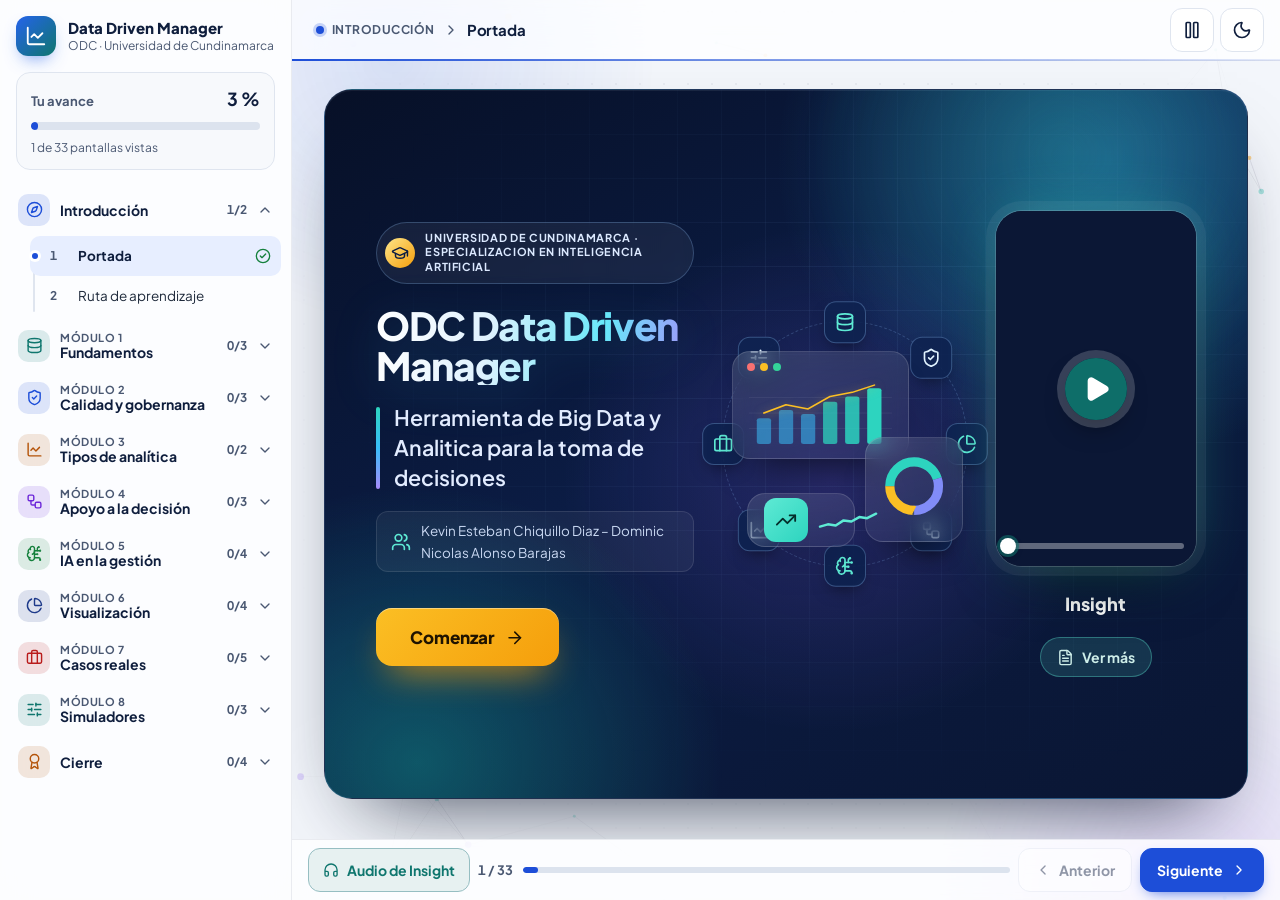
<file: scorm/index.html>
<!doctype html>
<html lang="es">
<head>
<meta charset="utf-8">
<meta name="viewport" content="width=device-width, initial-scale=1">
<title>ODC Data Driven Manager</title>
<link rel="stylesheet" href="css/styles.css">
<script>
  // Aplica el tema y las animaciones guardados antes de pintar, para que no parpadee
  (function () {
    var root = document.documentElement, theme = null, motion = null;
    try { theme = localStorage.getItem('odc-ddm-tema'); motion = localStorage.getItem('odc-ddm-animaciones'); } catch (e) {}
    var mq = function (q) { return window.matchMedia && window.matchMedia(q).matches; };
    root.setAttribute('data-theme', theme || (mq('(prefers-color-scheme: dark)') ? 'dark' : 'light'));
    if (motion === 'off' || (!motion && mq('(prefers-reduced-motion: reduce)'))) root.classList.add('no-motion');
  })();
</script>
</head>
<body>
<!-- Íconos: Lucide v1.58.0 (licencia ISC, ver assets/LICENSE-lucide.txt) -->
<svg xmlns="http://www.w3.org/2000/svg" class="sprite" aria-hidden="true" focusable="false">
<defs fill="none" stroke="currentColor" stroke-width="2" stroke-linecap="round" stroke-linejoin="round">
<symbol id="i-menu" viewBox="0 0 24 24"><path d="M4 5h16" /><path d="M4 12h16" /><path d="M4 19h16" /></symbol>
<symbol id="i-x" viewBox="0 0 24 24"><path d="M18 6 6 18" /><path d="m6 6 12 12" /></symbol>
<symbol id="i-sun" viewBox="0 0 24 24"><circle cx="12" cy="12" r="4" /><path d="M12 2v2" /><path d="M12 20v2" /><path d="m4.93 4.93 1.41 1.41" /><path d="m17.66 17.66 1.41 1.41" /><path d="M2 12h2" /><path d="M20 12h2" /><path d="m6.34 17.66-1.41 1.41" /><path d="m19.07 4.93-1.41 1.41" /></symbol>
<symbol id="i-moon" viewBox="0 0 24 24"><path d="M20.985 12.486a9 9 0 1 1-9.473-9.472c.405-.022.617.46.402.803a6 6 0 0 0 8.268 8.268c.344-.215.825-.004.803.401" /></symbol>
<symbol id="i-pause" viewBox="0 0 24 24"><rect x="14" y="3" width="5" height="18" rx="1" /><rect x="5" y="3" width="5" height="18" rx="1" /></symbol>
<symbol id="i-play" viewBox="0 0 24 24"><path d="M5 5a2 2 0 0 1 3.008-1.728l11.997 6.998a2 2 0 0 1 .003 3.458l-12 7A2 2 0 0 1 5 19z" /></symbol>
<symbol id="i-chevron-left" viewBox="0 0 24 24"><path d="m15 18-6-6 6-6" /></symbol>
<symbol id="i-chevron-right" viewBox="0 0 24 24"><path d="m9 18 6-6-6-6" /></symbol>
<symbol id="i-chevron-down" viewBox="0 0 24 24"><path d="m6 9 6 6 6-6" /></symbol>
<symbol id="i-headphones" viewBox="0 0 24 24"><path d="M3 14h3a2 2 0 0 1 2 2v3a2 2 0 0 1-2 2H5a2 2 0 0 1-2-2v-7a9 9 0 0 1 18 0v7a2 2 0 0 1-2 2h-1a2 2 0 0 1-2-2v-3a2 2 0 0 1 2-2h3" /></symbol>
<symbol id="i-volume-2" viewBox="0 0 24 24"><path d="M11 4.702a.705.705 0 0 0-1.203-.498L6.413 7.587A1.4 1.4 0 0 1 5.416 8H3a1 1 0 0 0-1 1v6a1 1 0 0 0 1 1h2.416a1.4 1.4 0 0 1 .997.413l3.383 3.384A.705.705 0 0 0 11 19.298z" /><path d="M16 9a5 5 0 0 1 0 6" /><path d="M19.364 18.364a9 9 0 0 0 0-12.728" /></symbol>
<symbol id="i-square" viewBox="0 0 24 24"><rect width="18" height="18" x="3" y="3" rx="2" /></symbol>
<symbol id="i-check" viewBox="0 0 24 24"><path d="M20 6 9 17l-5-5" /></symbol>
<symbol id="i-circle-check" viewBox="0 0 24 24"><circle cx="12" cy="12" r="10" /><path d="m16 9-5.5 5.5L8 12" /></symbol>
<symbol id="i-circle-x" viewBox="0 0 24 24"><circle cx="12" cy="12" r="10" /><path d="m15 9-6 6" /><path d="m9 9 6 6" /></symbol>
<symbol id="i-info" viewBox="0 0 24 24"><circle cx="12" cy="12" r="10" /><path d="M12 16v-4" /><path d="M12 8h.01" /></symbol>
<symbol id="i-triangle-alert" viewBox="0 0 24 24"><path d="m21.73 18-8-14a2 2 0 0 0-3.48 0l-8 14A2 2 0 0 0 4 21h16a2 2 0 0 0 1.73-3" /><path d="M12 9v4" /><path d="M12 17h.01" /></symbol>
<symbol id="i-graduation-cap" viewBox="0 0 24 24"><path d="M21.42 10.922a1 1 0 0 0-.019-1.838L12.83 5.18a2 2 0 0 0-1.66 0L2.6 9.08a1 1 0 0 0 0 1.832l8.57 3.908a2 2 0 0 0 1.66 0z" /><path d="M22 10v6" /><path d="M6 12.5V16a6 3 0 0 0 12 0v-3.5" /></symbol>
<symbol id="i-sparkles" viewBox="0 0 24 24"><path d="M11.017 2.814a1 1 0 0 1 1.966 0l1.051 5.558a2 2 0 0 0 1.594 1.594l5.558 1.051a1 1 0 0 1 0 1.966l-5.558 1.051a2 2 0 0 0-1.594 1.594l-1.051 5.558a1 1 0 0 1-1.966 0l-1.051-5.558a2 2 0 0 0-1.594-1.594l-5.558-1.051a1 1 0 0 1 0-1.966l5.558-1.051a2 2 0 0 0 1.594-1.594z" /><path d="M20 2v4" /><path d="M22 4h-4" /><circle cx="4" cy="20" r="2" /></symbol>
<symbol id="i-compass" viewBox="0 0 24 24"><circle cx="12" cy="12" r="10" /><path d="m16.24 7.76-1.804 5.411a2 2 0 0 1-1.265 1.265L7.76 16.24l1.804-5.411a2 2 0 0 1 1.265-1.265z" /></symbol>
<symbol id="i-route" viewBox="0 0 24 24"><circle cx="6" cy="19" r="3" /><path d="M9 19h8.5a3.5 3.5 0 0 0 0-7h-11a3.5 3.5 0 0 1 0-7H15" /><circle cx="18" cy="5" r="3" /></symbol>
<symbol id="i-bike" viewBox="0 0 24 24"><circle cx="18.5" cy="17.5" r="3.5" /><circle cx="5.5" cy="17.5" r="3.5" /><circle cx="15" cy="5" r="1" /><path d="M12 17.5V14l-3-3 4-3 2 3h2" /></symbol>
<symbol id="i-pill" viewBox="0 0 24 24"><path d="m10.5 20.5 10-10a4.95 4.95 0 1 0-7-7l-10 10a4.95 4.95 0 1 0 7 7Z" /><path d="m8.5 8.5 7 7" /></symbol>
<symbol id="i-rocket" viewBox="0 0 24 24"><path d="M12 15v5s3.03-.55 4-2c1.08-1.62 0-5 0-5" /><path d="M4.5 16.5c-1.5 1.26-2 5-2 5s3.74-.5 5-2c.71-.84.7-2.13-.09-2.91a2.18 2.18 0 0 0-2.91-.09" /><path d="M9 12a22 22 0 0 1 2-3.95A12.88 12.88 0 0 1 22 2c0 2.72-.78 7.5-6 11a22.4 22.4 0 0 1-4 2z" /><path d="M9 12H4s.55-3.03 2-4c1.62-1.08 5 .05 5 .05" /></symbol>
<symbol id="i-flag" viewBox="0 0 24 24"><path d="M4 22V4a1 1 0 0 1 .4-.8A6 6 0 0 1 8 2c3 0 5 2 7.333 2q2 0 3.067-.8A1 1 0 0 1 20 4v10a1 1 0 0 1-.4.8A6 6 0 0 1 16 16c-3 0-5-2-8-2a6 6 0 0 0-4 1.528" /></symbol>
<symbol id="i-database" viewBox="0 0 24 24"><ellipse cx="12" cy="5" rx="9" ry="3" /><path d="M3 5V19A9 3 0 0 0 21 19V5" /><path d="M3 12A9 3 0 0 0 21 12" /></symbol>
<symbol id="i-shield-check" viewBox="0 0 24 24"><path d="M20 13c0 5-3.5 7.5-7.66 8.95a1 1 0 0 1-.67-.01C7.5 20.5 4 18 4 13V6a1 1 0 0 1 1-1c2 0 4.5-1.2 6.24-2.72a1.17 1.17 0 0 1 1.52 0C14.51 3.81 17 5 19 5a1 1 0 0 1 1 1z" /><path d="m9 12 2 2 4-4" /></symbol>
<symbol id="i-chart-line" viewBox="0 0 24 24"><path d="M3 3v16a2 2 0 0 0 2 2h16" /><path d="m19 9-5 5-4-4-3 3" /></symbol>
<symbol id="i-workflow" viewBox="0 0 24 24"><rect width="8" height="8" x="3" y="3" rx="2" /><path d="M7 11v4a2 2 0 0 0 2 2h4" /><rect width="8" height="8" x="13" y="13" rx="2" /></symbol>
<symbol id="i-brain-circuit" viewBox="0 0 24 24"><path d="M12 5a3 3 0 1 0-5.997.125 4 4 0 0 0-2.526 5.77 4 4 0 0 0 .556 6.588A4 4 0 1 0 12 18Z" /><path d="M9 13a4.5 4.5 0 0 0 3-4" /><path d="M6.003 5.125A3 3 0 0 0 6.401 6.5" /><path d="M3.477 10.896a4 4 0 0 1 .585-.396" /><path d="M6 18a4 4 0 0 1-1.967-.516" /><path d="M12 13h4" /><path d="M12 18h6a2 2 0 0 1 2 2v1" /><path d="M12 8h8" /><path d="M16 8V5a2 2 0 0 1 2-2" /><circle cx="16" cy="13" r=".5" /><circle cx="18" cy="3" r=".5" /><circle cx="20" cy="21" r=".5" /><circle cx="20" cy="8" r=".5" /></symbol>
<symbol id="i-chart-pie" viewBox="0 0 24 24"><path d="M21 12c.552 0 1.005-.449.95-.998a10 10 0 0 0-8.953-8.951c-.55-.055-.998.398-.998.95v8a1 1 0 0 0 1 1z" /><path d="M21.21 15.89A10 10 0 1 1 8 2.83" /></symbol>
<symbol id="i-briefcase" viewBox="0 0 24 24"><path d="M16 20V4a2 2 0 0 0-2-2h-4a2 2 0 0 0-2 2v16" /><rect width="20" height="14" x="2" y="6" rx="2" /></symbol>
<symbol id="i-sliders-horizontal" viewBox="0 0 24 24"><path d="M10 5H3" /><path d="M12 19H3" /><path d="M14 3v4" /><path d="M16 17v4" /><path d="M21 12h-9" /><path d="M21 19h-5" /><path d="M21 5h-7" /><path d="M8 10v4" /><path d="M8 12H3" /></symbol>
<symbol id="i-award" viewBox="0 0 24 24"><path d="m15.477 12.89 1.515 8.526a.5.5 0 0 1-.81.47l-3.58-2.687a1 1 0 0 0-1.197 0l-3.586 2.686a.5.5 0 0 1-.81-.469l1.514-8.526" /><circle cx="12" cy="8" r="6" /></symbol>
<symbol id="i-hard-drive" viewBox="0 0 24 24"><path d="M10 16h.01" /><path d="M2.212 11.577a2 2 0 0 0-.212.896V18a2 2 0 0 0 2 2h16a2 2 0 0 0 2-2v-5.527a2 2 0 0 0-.212-.896L18.55 5.11A2 2 0 0 0 16.76 4H7.24a2 2 0 0 0-1.79 1.11z" /><path d="M21.946 12.013H2.054" /><path d="M6 16h.01" /></symbol>
<symbol id="i-zap" viewBox="0 0 24 24"><path d="M15.914 4a1.5 1.5 0 00-2.474-1.561l-9 9A1.5 1.5 0 005.5 14h4.002a.5.5 0 01.471.666L8.086 20a1.5 1.5 0 002.475 1.56l9-9A1.5 1.5 0 0018.5 10h-3.997a.5.5 0 01-.472-.667z" /></symbol>
<symbol id="i-shapes" viewBox="0 0 24 24"><path d="M8.3 10a.7.7 0 0 1-.626-1.079L11.4 3a.7.7 0 0 1 1.198-.043L16.3 8.9a.7.7 0 0 1-.572 1.1Z" /><rect x="3" y="14" width="7" height="7" rx="1" /><circle cx="17.5" cy="17.5" r="3.5" /></symbol>
<symbol id="i-badge-check" viewBox="0 0 24 24"><path d="M3.85 8.62a4 4 0 0 1 4.78-4.77 4 4 0 0 1 6.74 0 4 4 0 0 1 4.78 4.78 4 4 0 0 1 0 6.74 4 4 0 0 1-4.77 4.78 4 4 0 0 1-6.75 0 4 4 0 0 1-4.78-4.77 4 4 0 0 1 0-6.76Z" /><path d="m16 9-5.5 5.5L8 12" /></symbol>
<symbol id="i-gem" viewBox="0 0 24 24"><path d="M10.5 3 8 9l4 13 4-13-2.5-6" /><path d="M17 3a2 2 0 0 1 1.6.8l3 4a2 2 0 0 1 .013 2.382l-7.99 10.986a2 2 0 0 1-3.247 0l-7.99-10.986A2 2 0 0 1 2.4 7.8l2.998-3.997A2 2 0 0 1 7 3z" /><path d="M2 9h20" /></symbol>
<symbol id="i-target" viewBox="0 0 24 24"><circle cx="12" cy="12" r="10" /><circle cx="12" cy="12" r="6" /><circle cx="12" cy="12" r="2" /></symbol>
<symbol id="i-lightbulb" viewBox="0 0 24 24"><path d="M15 14c.2-1 .7-1.7 1.5-2.5 1-.9 1.5-2.2 1.5-3.5A6 6 0 0 0 6 8c0 1 .2 2.2 1.5 3.5.7.7 1.3 1.5 1.5 2.5" /><path d="M9 18h6" /><path d="M10 22h4" /></symbol>
<symbol id="i-file-text" viewBox="0 0 24 24"><path d="M6 22a2 2 0 0 1-2-2V4a2 2 0 0 1 2-2h8a2.4 2.4 0 0 1 1.704.706l3.588 3.588A2.4 2.4 0 0 1 20 8v12a2 2 0 0 1-2 2z" /><path d="M14 2v5a1 1 0 0 0 1 1h5" /><path d="M10 9H8" /><path d="M16 13H8" /><path d="M16 17H8" /></symbol>
<symbol id="i-binary" viewBox="0 0 24 24"><rect x="14" y="14" width="4" height="6" rx="2" /><rect x="6" y="4" width="4" height="6" rx="2" /><path d="M6 20h4" /><path d="M14 10h4" /><path d="M6 14h2v6" /><path d="M14 4h2v6" /></symbol>
<symbol id="i-crosshair" viewBox="0 0 24 24"><circle cx="12" cy="12" r="10" /><line x1="22" x2="18" y1="12" y2="12" /><line x1="6" x2="2" y1="12" y2="12" /><line x1="12" x2="12" y1="6" y2="2" /><line x1="12" x2="12" y1="22" y2="18" /></symbol>
<symbol id="i-list-checks" viewBox="0 0 24 24"><path d="M13 5h8" /><path d="M13 12h8" /><path d="M13 19h8" /><path d="m3 17 2 2 4-4" /><path d="m3 7 2 2 4-4" /></symbol>
<symbol id="i-equal" viewBox="0 0 24 24"><line x1="5" x2="19" y1="9" y2="9" /><line x1="5" x2="19" y1="15" y2="15" /></symbol>
<symbol id="i-fingerprint" viewBox="0 0 24 24"><path d="M12 10a2 2 0 0 0-2 2c0 1.02-.1 2.51-.26 4" /><path d="M14 13.12c0 2.38 0 6.38-1 8.88" /><path d="M17.29 21.02c.12-.6.43-2.3.5-3.02" /><path d="M2 12a10 10 0 0 1 18-6" /><path d="M2 16h.01" /><path d="M21.8 16c.2-2 .131-5.354 0-6" /><path d="M5 19.5C5.5 18 6 15 6 12a6 6 0 0 1 .34-2" /><path d="M8.65 22c.21-.66.45-1.32.57-2" /><path d="M9 6.8a6 6 0 0 1 9 5.2v2" /></symbol>
<symbol id="i-clock" viewBox="0 0 24 24"><circle cx="12" cy="12" r="10" /><path d="M12 6v6l4 2" /></symbol>
<symbol id="i-scale" viewBox="0 0 24 24"><path d="M12 3v18" /><path d="m19 8 3 8a5 5 0 0 1-6 0zV7" /><path d="M3 7h1a17 17 0 0 0 8-2 17 17 0 0 0 8 2h1" /><path d="m5 8 3 8a5 5 0 0 1-6 0zV7" /><path d="M7 21h10" /></symbol>
<symbol id="i-scroll-text" viewBox="0 0 24 24"><path d="M15 12h-5" /><path d="M15 8h-5" /><path d="M19 17V5a2 2 0 0 0-2-2H4" /><path d="M8 21h12a2 2 0 0 0 2-2v-1a1 1 0 0 0-1-1H11a1 1 0 0 0-1 1v1a2 2 0 1 1-4 0V5a2 2 0 1 0-4 0v2a1 1 0 0 0 1 1h3" /></symbol>
<symbol id="i-search" viewBox="0 0 24 24"><path d="m21 21-4.34-4.34" /><circle cx="11" cy="11" r="8" /></symbol>
<symbol id="i-history" viewBox="0 0 24 24"><path d="M3 12a9 9 0 1 0 9-9 9.75 9.75 0 0 0-6.74 2.74L3 8" /><path d="M3 3v5h5" /><path d="M12 7v5l4 2" /></symbol>
<symbol id="i-trending-up" viewBox="0 0 24 24"><path d="M16 7h6v6" /><path d="m22 7-8.5 8.5-5-5L2 17" /></symbol>
<symbol id="i-trending-down" viewBox="0 0 24 24"><path d="M16 17h6v-6" /><path d="m22 17-8.5-8.5-5 5L2 7" /></symbol>
<symbol id="i-user" viewBox="0 0 24 24"><path d="M19 21v-2a4 4 0 0 0-4-4H9a4 4 0 0 0-4 4v2" /><circle cx="12" cy="7" r="4" /></symbol>
<symbol id="i-monitor" viewBox="0 0 24 24"><rect width="20" height="14" x="2" y="3" rx="2" /><line x1="8" x2="16" y1="21" y2="21" /><line x1="12" x2="12" y1="17" y2="21" /></symbol>
<symbol id="i-book-open" viewBox="0 0 24 24"><path d="M12 5v16" /><path d="M20.001 19A2 2 0 0022 17V5a2 2 0 00-1.999-2L16 3.002A5 5 0 0012 5a5 5 0 00-4-2H4a2 2 0 00-2 2v12a2 2 0 001.999 2H8a5 5 0 014 2 5 5 0 014-2z" /></symbol>
<symbol id="i-square-function" viewBox="0 0 24 24"><rect width="18" height="18" x="3" y="3" rx="2" ry="2" /><path d="M9 17c2 0 2.8-1 2.8-2.8V10c0-2 1-3.3 3.2-3" /><path d="M9 11.2h5.7" /></symbol>
<symbol id="i-folder" viewBox="0 0 24 24"><path d="M20 20a2 2 0 0 0 2-2V8a2 2 0 0 0-2-2h-7.9a2 2 0 0 1-1.69-.9L9.6 3.9A2 2 0 0 0 7.93 3H4a2 2 0 0 0-2 2v13a2 2 0 0 0 2 2Z" /></symbol>
<symbol id="i-plug" viewBox="0 0 24 24"><path d="M12 22v-5" /><path d="M15 8V2" /><path d="M17 8a1 1 0 0 1 1 1v4a4 4 0 0 1-4 4h-4a4 4 0 0 1-4-4V9a1 1 0 0 1 1-1z" /><path d="M9 8V2" /></symbol>
<symbol id="i-radio" viewBox="0 0 24 24"><path d="M16.247 7.761a6 6 0 0 1 0 8.478" /><path d="M19.075 4.933a10 10 0 0 1 0 14.134" /><path d="M4.925 19.067a10 10 0 0 1 0-14.134" /><path d="M7.753 16.239a6 6 0 0 1 0-8.478" /><circle cx="12" cy="12" r="2" /></symbol>
<symbol id="i-globe" viewBox="0 0 24 24"><circle cx="12" cy="12" r="10" /><path d="M12 2a14.5 14.5 0 0 0 0 20 14.5 14.5 0 0 0 0-20" /><path d="M2 12h20" /></symbol>
<symbol id="i-lock-open" viewBox="0 0 24 24"><rect width="18" height="11" x="3" y="11" rx="2" ry="2" /><path d="M7 11V7a5 5 0 0 1 9.9-1" /></symbol>
<symbol id="i-radar" viewBox="0 0 24 24"><path d="M19.07 4.93A10 10 0 0 0 6.99 3.34" /><path d="M4 6h.01" /><path d="M2.29 9.62A10 10 0 1 0 21.31 8.35" /><path d="M16.24 7.76A6 6 0 1 0 8.23 16.67" /><path d="M12 18h.01" /><path d="M17.99 11.66A6 6 0 0 1 15.77 16.67" /><circle cx="12" cy="12" r="2" /><path d="m13.41 10.59 5.66-5.66" /></symbol>
<symbol id="i-pencil-ruler" viewBox="0 0 24 24"><path d="M13 7 8.7 2.7a2.41 2.41 0 0 0-3.4 0L2.7 5.3a2.41 2.41 0 0 0 0 3.4L7 13" /><path d="m8 6 2-2" /><path d="m18 16 2-2" /><path d="m17 11 4.3 4.3c.94.94.94 2.46 0 3.4l-2.6 2.6c-.94.94-2.46.94-3.4 0L11 17" /><path d="M21.174 6.812a1 1 0 0 0-3.986-3.987L3.842 16.174a2 2 0 0 0-.5.83l-1.321 4.352a.5.5 0 0 0 .623.622l4.353-1.32a2 2 0 0 0 .83-.497z" /><path d="m15 5 4 4" /></symbol>
<symbol id="i-mouse-pointer-click" viewBox="0 0 24 24"><path d="M14 4.1 12 6" /><path d="m5.1 8-2.9-.8" /><path d="m6 12-1.9 2" /><path d="M7.2 2.2 8 5.1" /><path d="M9.037 9.69a.498.498 0 0 1 .653-.653l11 4.5a.5.5 0 0 1-.074.949l-4.349 1.041a1 1 0 0 0-.74.739l-1.04 4.35a.5.5 0 0 1-.95.074z" /></symbol>
<symbol id="i-refresh-ccw" viewBox="0 0 24 24"><path d="M21 12a9 9 0 0 0-9-9 9.75 9.75 0 0 0-6.74 2.74L3 8" /><path d="M3 3v5h5" /><path d="M3 12a9 9 0 0 0 9 9 9.75 9.75 0 0 0 6.74-2.74L21 16" /><path d="M16 16h5v5" /></symbol>
<symbol id="i-landmark" viewBox="0 0 24 24"><path d="M10 18v-7" /><path d="M11.119 2.205a2 2 0 0 1 1.762 0l7.84 3.846A.5.5 0 0 1 20.5 7h-17a.5.5 0 0 1-.22-.949z" /><path d="M14 18v-7" /><path d="M18 18v-7" /><path d="M3 22h18" /><path d="M6 18v-7" /></symbol>
<symbol id="i-megaphone" viewBox="0 0 24 24"><path d="M11 6a13 13 0 0 0 8.4-2.8A1 1 0 0 1 21 4v12a1 1 0 0 1-1.6.8A13 13 0 0 0 11 14H5a2 2 0 0 1-2-2V8a2 2 0 0 1 2-2z" /><path d="M6 14a12 12 0 0 0 2.4 7.2 2 2 0 0 0 3.2-2.4A8 8 0 0 1 10 14" /><path d="M8 6v8" /></symbol>
<symbol id="i-truck" viewBox="0 0 24 24"><path d="M14 18V6a2 2 0 0 0-2-2H4a2 2 0 0 0-2 2v11a1 1 0 0 0 1 1h2" /><path d="M15 18H9" /><path d="M19 18h2a1 1 0 0 0 1-1v-3.65a1 1 0 0 0-.22-.624l-3.48-4.35A1 1 0 0 0 17.52 8H14" /><circle cx="17" cy="18" r="2" /><circle cx="7" cy="18" r="2" /></symbol>
<symbol id="i-users" viewBox="0 0 24 24"><path d="M16 21v-2a4 4 0 0 0-4-4H6a4 4 0 0 0-4 4v2" /><path d="M16 3.128a4 4 0 0 1 0 7.744" /><path d="M22 21v-2a4 4 0 0 0-3-3.87" /><circle cx="9" cy="7" r="4" /></symbol>
<symbol id="i-message-circle" viewBox="0 0 24 24"><path d="M2.992 16.342a2 2 0 0 1 .094 1.167l-1.065 3.29a1 1 0 0 0 1.236 1.168l3.413-.998a2 2 0 0 1 1.099.092 10 10 0 1 0-4.777-4.719" /></symbol>
<symbol id="i-building-2" viewBox="0 0 24 24"><path d="M10 12h4" /><path d="M10 8h4" /><path d="M14 21v-3a2 2 0 0 0-4 0v3" /><path d="M6 10H4a2 2 0 0 0-2 2v7a2 2 0 0 0 2 2h16a2 2 0 0 0 2-2V9a2 2 0 0 0-2-2h-2" /><path d="M6 21V5a2 2 0 0 1 2-2h8a2 2 0 0 1 2 2v16" /></symbol>
<symbol id="i-bot" viewBox="0 0 24 24"><path d="M12 8V4H8" /><rect width="16" height="12" x="4" y="8" rx="2" /><path d="M2 14h2" /><path d="M20 14h2" /><path d="M15 13v2" /><path d="M9 13v2" /></symbol>
<symbol id="i-eye" viewBox="0 0 24 24"><path d="M2.062 12.348a1 1 0 0 1 0-.696 10.75 10.75 0 0 1 19.876 0 1 1 0 0 1 0 .696 10.75 10.75 0 0 1-19.876 0" /><circle cx="12" cy="12" r="3" /></symbol>
<symbol id="i-lock" viewBox="0 0 24 24"><rect width="18" height="11" x="3" y="11" rx="2" ry="2" /><path d="M7 11V7a5 5 0 0 1 10 0v4" /></symbol>
<symbol id="i-user-check" viewBox="0 0 24 24"><path d="m16 11 2 2 4-4" /><path d="M16 21v-2a4 4 0 0 0-4-4H6a4 4 0 0 0-4 4v2" /><circle cx="9" cy="7" r="4" /></symbol>
<symbol id="i-clipboard-list" viewBox="0 0 24 24"><rect width="8" height="4" x="8" y="2" rx="1" ry="1" /><path d="M16 4h2a2 2 0 0 1 2 2v14a2 2 0 0 1-2 2H6a2 2 0 0 1-2-2V6a2 2 0 0 1 2-2h2" /><path d="M12 11h4" /><path d="M12 16h4" /><path d="M8 11h.01" /><path d="M8 16h.01" /></symbol>
<symbol id="i-shield" viewBox="0 0 24 24"><path d="M20 13c0 5-3.5 7.5-7.66 8.95a1 1 0 0 1-.67-.01C7.5 20.5 4 18 4 13V6a1 1 0 0 1 1-1c2 0 4.5-1.2 6.24-2.72a1.17 1.17 0 0 1 1.52 0C14.51 3.81 17 5 19 5a1 1 0 0 1 1 1z" /></symbol>
<symbol id="i-shopping-cart" viewBox="0 0 24 24"><path d="m2.05 2.05 1.099-.028a1 1 0 0 1 1.008.815l2.69 14.347A1 1 0 0 0 7.83 18H18" /><path d="M4.563 5h16.435a1 1 0 0 1 .981 1.204l-1.026 6.226A2 2 0 0 1 18.962 14H6.25" /><circle cx="18" cy="20" r="2" /><circle cx="8" cy="20" r="2" /></symbol>
<symbol id="i-percent" viewBox="0 0 24 24"><line x1="19" x2="5" y1="5" y2="19" /><circle cx="6.5" cy="6.5" r="2.5" /><circle cx="17.5" cy="17.5" r="2.5" /></symbol>
<symbol id="i-receipt" viewBox="0 0 24 24"><path d="M12 17V7" /><path d="M16 8h-6a2 2 0 0 0 0 4h4a2 2 0 0 1 0 4H8" /><path d="M4 3a1 1 0 0 1 1-1 1.3 1.3 0 0 1 .7.2l.933.6a1.3 1.3 0 0 0 1.4 0l.934-.6a1.3 1.3 0 0 1 1.4 0l.933.6a1.3 1.3 0 0 0 1.4 0l.933-.6a1.3 1.3 0 0 1 1.4 0l.934.6a1.3 1.3 0 0 0 1.4 0l.933-.6A1.3 1.3 0 0 1 19 2a1 1 0 0 1 1 1v18a1 1 0 0 1-1 1 1.3 1.3 0 0 1-.7-.2l-.933-.6a1.3 1.3 0 0 0-1.4 0l-.934.6a1.3 1.3 0 0 1-1.4 0l-.933-.6a1.3 1.3 0 0 0-1.4 0l-.933.6a1.3 1.3 0 0 1-1.4 0l-.934-.6a1.3 1.3 0 0 0-1.4 0l-.933.6a1.3 1.3 0 0 1-.7.2 1 1 0 0 1-1-1z" /></symbol>
<symbol id="i-user-minus" viewBox="0 0 24 24"><path d="M16 21v-2a4 4 0 0 0-4-4H6a4 4 0 0 0-4 4v2" /><circle cx="9" cy="7" r="4" /><line x1="22" x2="16" y1="11" y2="11" /></symbol>
<symbol id="i-circle-help" viewBox="0 0 24 24"><circle cx="12" cy="12" r="10" /><path d="M9.09 9a3 3 0 0 1 5.83 1c0 2-3 3-3 3" /><path d="M12 17h.01" /></symbol>
<symbol id="i-tv" viewBox="0 0 24 24"><path d="m17 2-5 5-5-5" /><rect width="20" height="15" x="2" y="7" rx="2" /></symbol>
<symbol id="i-store" viewBox="0 0 24 24"><path d="M15 21v-5a1 1 0 0 0-1-1h-4a1 1 0 0 0-1 1v5" /><path d="M17.774 10.31a1.12 1.12 0 0 0-1.549 0 2.5 2.5 0 0 1-3.451 0 1.12 1.12 0 0 0-1.548 0 2.5 2.5 0 0 1-3.452 0 1.12 1.12 0 0 0-1.549 0 2.5 2.5 0 0 1-3.77-3.248l2.889-4.184A2 2 0 0 1 7 2h10a2 2 0 0 1 1.653.873l2.895 4.192a2.5 2.5 0 0 1-3.774 3.244" /><path d="M4 10.95V19a2 2 0 0 0 2 2h12a2 2 0 0 0 2-2v-8.05" /></symbol>
<symbol id="i-cpu" viewBox="0 0 24 24"><path d="M12 20v2" /><path d="M12 2v2" /><path d="M17 20v2" /><path d="M17 2v2" /><path d="M2 12h2" /><path d="M2 17h2" /><path d="M2 7h2" /><path d="M20 12h2" /><path d="M20 17h2" /><path d="M20 7h2" /><path d="M7 20v2" /><path d="M7 2v2" /><rect x="4" y="4" width="16" height="16" rx="2" /><rect x="8" y="8" width="8" height="8" rx="1" /></symbol>
<symbol id="i-save" viewBox="0 0 24 24"><path d="M15.2 3a2 2 0 0 1 1.4.6l3.8 3.8a2 2 0 0 1 .6 1.4V19a2 2 0 0 1-2 2H5a2 2 0 0 1-2-2V5a2 2 0 0 1 2-2z" /><path d="M17 21v-7a1 1 0 0 0-1-1H8a1 1 0 0 0-1 1v7" /><path d="M7 3v4a1 1 0 0 0 1 1h7" /></symbol>
<symbol id="i-send" viewBox="0 0 24 24"><path d="M14.536 21.686a.5.5 0 0 0 .937-.024l6.5-19a.496.496 0 0 0-.635-.635l-19 6.5a.5.5 0 0 0-.024.937l7.93 3.18a2 2 0 0 1 1.112 1.11z" /><path d="m21.854 2.147-10.94 10.939" /></symbol>
<symbol id="i-tag" viewBox="0 0 24 24"><path d="M12.586 2.586A2 2 0 0 0 11.172 2H4a2 2 0 0 0-2 2v7.172a2 2 0 0 0 .586 1.414l8.704 8.704a2.426 2.426 0 0 0 3.42 0l6.58-6.58a2.426 2.426 0 0 0 0-3.42z" /><circle cx="7.5" cy="7.5" r=".5" fill="currentColor" /></symbol>
<symbol id="i-download" viewBox="0 0 24 24"><path d="M12 15V3" /><path d="M21 15v4a2 2 0 0 1-2 2H5a2 2 0 0 1-2-2v-4" /><path d="m7 10 5 5 5-5" /></symbol>
<symbol id="i-package" viewBox="0 0 24 24"><path d="M11 21.73a2 2 0 0 0 2 0l7-4A2 2 0 0 0 21 16V8a2 2 0 0 0-1-1.73l-7-4a2 2 0 0 0-2 0l-7 4A2 2 0 0 0 3 8v8a2 2 0 0 0 1 1.73z" /><path d="M12 22V12" /><polyline points="3.29 7 12 12 20.71 7" /><path d="m7.5 4.27 9 5.15" /></symbol>
<symbol id="i-wallet" viewBox="0 0 24 24"><path d="M19 7V4a1 1 0 0 0-1-1H5a2 2 0 0 0 0 4h15a1 1 0 0 1 1 1v4h-3a2 2 0 0 0 0 4h3a1 1 0 0 0 1-1v-2a1 1 0 0 0-1-1" /><path d="M3 5v14a2 2 0 0 0 2 2h15a1 1 0 0 0 1-1v-4" /></symbol>
<symbol id="i-trophy" viewBox="0 0 24 24"><path d="M10 14.66V17a1 1 0 0 1-1 1 2 2 0 0 0-2 2v2" /><path d="M14 14.66V17a1 1 0 0 0 1 1 2 2 0 0 1 2 2v2" /><path d="M17.916 10H19.5A2.5 2.5 0 0 0 22 7.5V5a1 1 0 0 0-1-1h-3" /><path d="M4 22h16" /><path d="M6 9a6 6 0 0 0 12 0V3a1 1 0 0 0-1-1H7a1 1 0 0 0-1 1z" /><path d="M6.084 10H4.5A2.5 2.5 0 0 1 2 7.5V5a1 1 0 0 1 1-1h3" /></symbol>
<symbol id="i-calendar-check" viewBox="0 0 24 24"><path d="M8 2v3" /><path d="M16 2v3" /><rect x="3" y="3" width="18" height="18" rx="2" /><path d="M3 9h18" /><path d="m9 15 2 2 4-4" /></symbol>
<symbol id="i-external-link" viewBox="0 0 24 24"><path d="M15 3h6v6" /><path d="M10 14 21 3" /><path d="M18 13v6a2 2 0 0 1-2 2H5a2 2 0 0 1-2-2V8a2 2 0 0 1 2-2h6" /></symbol>
<symbol id="i-star" viewBox="0 0 24 24"><path d="M11.525 2.295a.53.53 0 0 1 .95 0l2.31 4.679a2.123 2.123 0 0 0 1.595 1.16l5.166.756a.53.53 0 0 1 .294.904l-3.736 3.638a2.123 2.123 0 0 0-.611 1.878l.882 5.14a.53.53 0 0 1-.771.56l-4.618-2.428a2.122 2.122 0 0 0-1.973 0L6.396 21.01a.53.53 0 0 1-.77-.56l.881-5.139a2.122 2.122 0 0 0-.611-1.879L2.16 9.795a.53.53 0 0 1 .294-.906l5.165-.755a2.122 2.122 0 0 0 1.597-1.16z" /></symbol>
<symbol id="i-grip-vertical" viewBox="0 0 24 24"><circle cx="9" cy="12" r="1" /><circle cx="9" cy="5" r="1" /><circle cx="9" cy="19" r="1" /><circle cx="15" cy="12" r="1" /><circle cx="15" cy="5" r="1" /><circle cx="15" cy="19" r="1" /></symbol>
<symbol id="i-arrow-right" viewBox="0 0 24 24"><path d="M5 12h14" /><path d="m12 5 7 7-7 7" /></symbol>
<symbol id="i-rotate-ccw" viewBox="0 0 24 24"><path d="M3 12a9 9 0 1 0 9-9 9.75 9.75 0 0 0-6.74 2.74L3 8" /><path d="M3 3v5h5" /></symbol>
<symbol id="i-library" viewBox="0 0 24 24"><path d="m16 6 4 14" /><path d="M12 6v14" /><path d="M8 8v12" /><path d="M4 4v16" /></symbol>
<symbol id="i-map" viewBox="0 0 24 24"><path d="M14.106 5.553a2 2 0 0 0 1.788 0l3.659-1.83A1 1 0 0 1 21 4.619v12.764a1 1 0 0 1-.553.894l-4.553 2.277a2 2 0 0 1-1.788 0l-4.212-2.106a2 2 0 0 0-1.788 0l-3.659 1.83A1 1 0 0 1 3 19.381V6.618a1 1 0 0 1 .553-.894l4.553-2.277a2 2 0 0 1 1.788 0z" /><path d="M15 5.764v15" /><path d="M9 3.236v15" /></symbol>
<symbol id="i-list" viewBox="0 0 24 24"><path d="M3 5h.01" /><path d="M3 12h.01" /><path d="M3 19h.01" /><path d="M8 5h13" /><path d="M8 12h13" /><path d="M8 19h13" /></symbol>
<symbol id="i-chart-column" viewBox="0 0 24 24"><path d="M3 3v16a2 2 0 0 0 2 2h16" /><path d="M18 17V9" /><path d="M13 17V5" /><path d="M8 17v-3" /></symbol>
<symbol id="i-chart-scatter" viewBox="0 0 24 24"><circle cx="7.5" cy="7.5" r=".5" fill="currentColor" /><circle cx="18.5" cy="5.5" r=".5" fill="currentColor" /><circle cx="11.5" cy="11.5" r=".5" fill="currentColor" /><circle cx="7.5" cy="16.5" r=".5" fill="currentColor" /><circle cx="17.5" cy="14.5" r=".5" fill="currentColor" /><path d="M3 3v16a2 2 0 0 0 2 2h16" /></symbol>
<symbol id="i-chart-column-big" viewBox="0 0 24 24"><path d="M3 3v16a2 2 0 0 0 2 2h16" /><rect x="15" y="5" width="4" height="12" rx="1" /><rect x="7" y="8" width="4" height="9" rx="1" /></symbol>
<symbol id="i-move" viewBox="0 0 24 24"><path d="M12 2v20" /><path d="m15 19-3 3-3-3" /><path d="m19 9 3 3-3 3" /><path d="M2 12h20" /><path d="m5 9-3 3 3 3" /><path d="m9 5 3-3 3 3" /></symbol>
<symbol id="i-octagon-alert" viewBox="0 0 24 24"><path d="M12 16h.01" /><path d="M12 8v4" /><path d="M15.312 2a2 2 0 0 1 1.414.586l4.688 4.688A2 2 0 0 1 22 8.688v6.624a2 2 0 0 1-.586 1.414l-4.688 4.688a2 2 0 0 1-1.414.586H8.688a2 2 0 0 1-1.414-.586l-4.688-4.688A2 2 0 0 1 2 15.312V8.688a2 2 0 0 1 .586-1.414l4.688-4.688A2 2 0 0 1 8.688 2z" /></symbol>
<symbol id="i-pointer" viewBox="0 0 24 24"><path d="M22 14a8 8 0 0 1-8 8" /><path d="M18 11v-1a2 2 0 0 0-2-2a2 2 0 0 0-2 2" /><path d="M14 10V9a2 2 0 0 0-2-2a2 2 0 0 0-2 2v1" /><path d="M10 9.5V4a2 2 0 0 0-2-2a2 2 0 0 0-2 2v10" /><path d="M18 11a2 2 0 1 1 4 0v3a8 8 0 0 1-8 8h-2c-2.8 0-4.5-.86-5.99-2.34l-3.6-3.6a2 2 0 0 1 2.83-2.82L7 15" /></symbol>
<symbol id="i-hand" viewBox="0 0 24 24"><path d="M18 11V6a2 2 0 0 0-2-2a2 2 0 0 0-2 2" /><path d="M14 10V4a2 2 0 0 0-2-2a2 2 0 0 0-2 2v2" /><path d="M10 10.5V6a2 2 0 0 0-2-2a2 2 0 0 0-2 2v8" /><path d="M18 8a2 2 0 1 1 4 0v6a8 8 0 0 1-8 8h-2c-2.8 0-4.5-.86-5.99-2.34l-3.6-3.6a2 2 0 0 1 2.83-2.82L7 15" /></symbol>
<symbol id="i-check-check" viewBox="0 0 24 24"><path d="M18 6 7 17l-5-5" /><path d="m22 10-7.5 7.5L13 16" /></symbol>
<symbol id="i-message-square" viewBox="0 0 24 24"><path d="M22 17a2 2 0 0 1-2 2H6.828a2 2 0 0 0-1.414.586l-2.202 2.202A.71.71 0 0 1 2 21.286V5a2 2 0 0 1 2-2h16a2 2 0 0 1 2 2z" /></symbol>
<symbol id="i-video" viewBox="0 0 24 24"><path d="m16 13 5.223 3.482a.5.5 0 0 0 .777-.416V7.87a.5.5 0 0 0-.752-.432L16 10.5" /><rect x="2" y="6" width="14" height="12" rx="2" /></symbol>
<symbol id="i-circle-play" viewBox="0 0 24 24"><path d="M9 9.003a1 1 0 0 1 1.517-.859l4.997 2.997a1 1 0 0 1 0 1.718l-4.997 2.997A1 1 0 0 1 9 14.996z" /><circle cx="12" cy="12" r="10" /></symbol>
<symbol id="i-file-question-mark" viewBox="0 0 24 24"><path d="M6 22a2 2 0 0 1-2-2V4a2 2 0 0 1 2-2h8a2.4 2.4 0 0 1 1.704.706l3.588 3.588A2.4 2.4 0 0 1 20 8v12a2 2 0 0 1-2 2z" /><path d="M12 17h.01" /><path d="M9.1 9a3 3 0 0 1 5.82 1c0 2-3 3-3 3" /></symbol>
<symbol id="i-notebook-pen" viewBox="0 0 24 24"><path d="M13.4 2H6a2 2 0 0 0-2 2v16a2 2 0 0 0 2 2h12a2 2 0 0 0 2-2v-7.4" /><path d="M2 6h4" /><path d="M2 10h4" /><path d="M2 14h4" /><path d="M2 18h4" /><path d="M21.378 5.626a1 1 0 1 0-3.004-3.004l-5.01 5.012a2 2 0 0 0-.506.854l-.837 2.87a.5.5 0 0 0 .62.62l2.87-.837a2 2 0 0 0 .854-.506z" /></symbol>
<symbol id="i-clipboard-check" viewBox="0 0 24 24"><rect width="8" height="4" x="8" y="2" rx="1" ry="1" /><path d="M16 4h2a2 2 0 0 1 2 2v14a2 2 0 0 1-2 2H6a2 2 0 0 1-2-2V6a2 2 0 0 1 2-2h2" /><path d="m9 14 2 2 4-4" /></symbol>
<symbol id="i-goal" viewBox="0 0 24 24"><path d="M12 13V2l8 4-8 4" /><path d="M20.561 10.222a9 9 0 1 1-12.55-5.29" /><path d="M8.002 9.997a5 5 0 1 0 8.9 2.02" /></symbol>
<symbol id="i-messages-square" viewBox="0 0 24 24"><path d="M16 10a2 2 0 0 1-2 2H6.828a2 2 0 0 0-1.414.586l-2.202 2.202A.71.71 0 0 1 2 14.286V4a2 2 0 0 1 2-2h10a2 2 0 0 1 2 2z" /><path d="M20 9a2 2 0 0 1 2 2v10.286a.71.71 0 0 1-1.212.502l-2.202-2.202A2 2 0 0 0 17.172 19H10a2 2 0 0 1-2-2v-1" /></symbol>
<symbol id="i-rewind" viewBox="0 0 24 24"><path d="M12 6a2 2 0 0 0-3.414-1.414l-6 6a2 2 0 0 0 0 2.828l6 6A2 2 0 0 0 12 18z" /><path d="M22 6a2 2 0 0 0-3.414-1.414l-6 6a2 2 0 0 0 0 2.828l6 6A2 2 0 0 0 22 18z" /></symbol>
<symbol id="i-fast-forward" viewBox="0 0 24 24"><path d="M12 6a2 2 0 0 1 3.414-1.414l6 6a2 2 0 0 1 0 2.828l-6 6A2 2 0 0 1 12 18z" /><path d="M2 6a2 2 0 0 1 3.414-1.414l6 6a2 2 0 0 1 0 2.828l-6 6A2 2 0 0 1 2 18z" /></symbol>
</defs>
</svg>
<a class="skip-link" href="#stage">Saltar al contenido</a>
<div class="app" id="app">

  <!-- Barra lateral: índice del curso (fija en escritorio, panel deslizable en móvil) -->
  <aside class="sidebar" id="menu" aria-label="Índice del curso">
    <div class="brand">
      <span class="brand-mark"><svg class="i" aria-hidden="true"><use href="#i-chart-line"/></svg></span>
      <div class="brand-text"><strong>Data Driven Manager</strong><span>ODC · Universidad de Cundinamarca</span></div>
      <button class="icon-btn sidebar-close" id="menuClose" aria-label="Cerrar índice"><svg class="i" aria-hidden="true"><use href="#i-x"/></svg></button>
    </div>
    <div class="course-progress">
      <div class="cp-head"><span>Tu avance</span><b id="visitedPct">0 %</b></div>
      <div class="meter" aria-hidden="true"><span id="visitedBar"></span></div>
      <p id="visitedText">0 de 33 pantallas vistas</p>
    </div>
    <nav class="nav" id="menuList" aria-label="Pantallas del curso"></nav>
  </aside>
  <div class="sidebar-backdrop" id="menuBackdrop" hidden></div>

  <div class="main">
    <header class="topbar">
      <button class="icon-btn menu-btn" id="menuBtn" aria-label="Abrir índice de pantallas" aria-controls="menu" aria-expanded="false"><svg class="i" aria-hidden="true"><use href="#i-menu"/></svg></button>
      <div class="crumbs">
        <span class="crumb-mod" id="screenPill">INTRODUCCIÓN</span>
        <svg class="i crumb-sep" aria-hidden="true"><use href="#i-chevron-right"/></svg>
        <h1 id="screenTitle">ODC Data Driven Manager</h1>
      </div>
      <div class="top-actions">
        <button class="icon-btn" id="motionBtn" aria-pressed="false"></button>
        <button class="icon-btn" id="themeBtn" aria-pressed="false"></button>
      </div>
    </header>

    <div class="bg" aria-hidden="true">
      <div class="blob b1"></div>
      <div class="blob b2"></div>
      <div class="blob b3"></div>
      <canvas id="bgNet"></canvas>
    </div>

  <main class="stage" id="stage" tabindex="-1">

    <!-- ===================== INTRODUCCIÓN ===================== -->
    <section class="screen" data-video="modulo0-1" data-title="Portada" data-pill="INTRODUCCIÓN" data-mod="Introducción" data-cover>
      <div class="cover">
        <div>
          <p class="kicker">UNIVERSIDAD DE CUNDINAMARCA · ESPECIALIZACION EN INTELIGENCIA ARTIFICIAL</p>
          <h2>ODC Data Driven Manager</h2>
          <p>Herramienta de Big Data y Analitica para la toma de decisiones</p>
          <p>Kevin Esteban Chiquillo Diaz – Dominic Nicolas Alonso Barajas</p>
          <button class="start" data-next>Comenzar<svg class="i" aria-hidden="true"><use href="#i-arrow-right"/></svg></button>
        </div>
        <div class="dots" aria-hidden="true">
          <svg viewBox="0 0 160 230">
            <g fill="#3B6FA8"><circle cx="45" cy="12" r="4.5"/><circle cx="41" cy="5" r="4"/><circle cx="58" cy="66" r="3"/><circle cx="11" cy="133" r="4.5"/><circle cx="135" cy="125" r="6.5"/><circle cx="38" cy="110" r="4.5"/><circle cx="114" cy="178" r="4.5"/><circle cx="79" cy="203" r="3"/><circle cx="35" cy="121" r="6.5"/></g>
            <g fill="#F2A541"><circle cx="71" cy="17" r="4.5"/><circle cx="31" cy="74" r="3"/><circle cx="89" cy="36" r="4.5"/><circle cx="100" cy="139" r="6.5"/><circle cx="30" cy="135" r="6.5"/><circle cx="31" cy="207" r="6.5"/><circle cx="7" cy="73" r="3"/><circle cx="40" cy="78" r="3"/><circle cx="96" cy="211" r="6.5"/><circle cx="78" cy="193" r="3"/><circle cx="109" cy="146" r="6.5"/><circle cx="37" cy="207" r="4.5"/></g>
            <g fill="#13A89E"><circle cx="99" cy="176" r="3"/><circle cx="75" cy="167" r="6.5"/><circle cx="121" cy="99" r="6.5"/><circle cx="33" cy="215" r="4.5"/></g>
            <polyline points="12,197 74,139 141,168" fill="none" stroke="#F2A541" stroke-width="2.5"/>
            <g fill="#fff"><circle cx="12" cy="197" r="6"/><circle cx="74" cy="139" r="6"/><circle cx="141" cy="168" r="6"/></g>
          </svg>
        </div>
        <div class="avatar"><button data-insight aria-label="Escuchar a Insight"><img src="assets/insight.webp" alt="Insight, guía virtual"></button><span>Insight</span><small>Toca para escuchar</small></div>
      </div>
      <div class="audio" hidden>
        <p>Buen día, espero te encuentres muy bien. Soy Insight, tu acompañante digital. Bienvenido al campus de Data Driven Manager.</p>
        <p>Aquí aprenderemos a convertir los datos e información en decisiones importantes, te acompañare en entender qué es Big Data hasta ver como las decisiones de gerencia transforman a los negocios</p>
        <p>Avanza con las flechas, y recuerda que cada módulo termina con un reto.</p>
      </div>
    </section>

    <section class="screen" data-video="modulo0-2" data-title="Ruta de aprendizaje" data-pill="INTRODUCCIÓN" data-mod="Introducción">
      <div class="with-avatar">
        <div>
      <p class="label">Ocho módulos de aprendizaje:</p>
      <div class="grid g4 route">
        <button class="card c-teal" data-goto="m1"><span class="ico"><svg class="i" aria-hidden="true"><use href="#i-database"/></svg></span><span class="num">1</span><h3>Fundamentos de Big Data y Business Analytic</h3><p class="ex">Qué es Big data, las 5v, que es Business Analytic</p></button>
        <button class="card c-blue" data-goto="m2"><span class="ico"><svg class="i" aria-hidden="true"><use href="#i-shield-check"/></svg></span><span class="num">2</span><h3>Calidad y gobernanza</h3><p class="ex">Características de calidad de la información</p></button>
        <button class="card c-orange" data-goto="m3"><span class="ico"><svg class="i" aria-hidden="true"><use href="#i-chart-line"/></svg></span><span class="num">3</span><h3>Tipos de analítica</h3><p class="ex">Descriptiva, Predictiva, preescriptiva</p></button>
        <button class="card c-purple" data-goto="m4"><span class="ico"><svg class="i" aria-hidden="true"><use href="#i-workflow"/></svg></span><span class="num">4</span><h3>Sistemas de apoyo</h3><p class="ex">SAD y proceso decisioro</p></button>
        <button class="card c-green" data-goto="m5"><span class="ico"><svg class="i" aria-hidden="true"><use href="#i-brain-circuit"/></svg></span><span class="num">5</span><h3>IA aplicada a la gestión</h3><p class="ex">Casos de uso y ética</p></button>
        <button class="card c-navy" data-goto="m6"><span class="ico"><svg class="i" aria-hidden="true"><use href="#i-chart-pie"/></svg></span><span class="num">6</span><h3>Visualización</h3><p class="ex">Elegir, leer y no ser engañado</p></button>
        <button class="card c-red" data-goto="m7"><span class="ico"><svg class="i" aria-hidden="true"><use href="#i-briefcase"/></svg></span><span class="num">7</span><h3>Casos reales</h3><p class="ex">Netflix · UPS · Walmart</p></button>
        <button class="card c-teal" data-goto="m8"><span class="ico"><svg class="i" aria-hidden="true"><use href="#i-sliders-horizontal"/></svg></span><span class="num">8</span><h3>Simuladores</h3><p class="ex">Decide con datos</p></button>
      </div>
        </div>
        <div class="avatar"><button data-insight aria-label="Escuchar a Insight"><img src="assets/insight.webp" alt=""></button><span>Insight</span><small>Toca para escuchar</small></div>
      </div>
      <div class="audio" hidden>
        <p>Este es el mapa de tu ruta de aprendizaje, compuesto por ocho módulos. La idea es empezar desde lo más básico y avanzar poco a poco hasta los últimos módulos . Siempre podrás volver a cualquiera de los módulos para repasar los temas que necesites.</p>
        <p>En cada modulo encontraras contenido sobre el tema con un audio o video de Insight, además de una actividad con su retroalimentación.</p>
        <p>Como resultado de aprendizaje, esperamos que al finalizar , podrás analizar información, además aprenderás a elegir herramientas de Big Data y analítica de datos , evaluar la calidad de los datos, interpretar visualizaciones y reconocer los beneficios y riesgos de la inteligencia artificial.</p>
      </div>
    </section>

    <!-- ===================== MÓDULO 1 ===================== -->
    <section class="screen" id="m1" data-video="modulo1-1" data-title="Big Data" data-pill="MÓDULO 1 · FUNDAMENTOS" data-color="teal" data-mod="Módulo 1 · Fundamentos">
      <div class="with-avatar">
        <div>
          <p class="lead">Big Data son conjuntos de datos tan grandes o variados que no pueden gestionarse con herramientas tradicionales Según Fakhfakh &amp; Mezghani en 2025 y Yu et al en 2022</p>
          <div class="vmap">
            <div class="card c-teal" style="grid-area:vol"><span class="ico"><svg class="i" aria-hidden="true"><use href="#i-hard-drive"/></svg></span><h3>Volumen</h3><p class="ex">La cantidad de datos que se generan y almacenan.</p></div>
            <div class="card c-blue" style="grid-area:vel"><span class="ico"><svg class="i" aria-hidden="true"><use href="#i-zap"/></svg></span><h3>Velocidad</h3><p class="ex">Procesamiento en tiempo real de la información</p></div>
            <div class="core">BIG DATA</div>
            <div class="card c-orange" style="grid-area:var"><span class="ico"><svg class="i" aria-hidden="true"><use href="#i-shapes"/></svg></span><h3>Variedad</h3><p class="ex">Formatos y estructuras distintos de la información (tablas, texto, imágenes, audio, sensores).</p></div>
            <div class="card c-purple" style="grid-area:ver"><span class="ico"><svg class="i" aria-hidden="true"><use href="#i-badge-check"/></svg></span><h3>Veracidad</h3><p class="ex">Confiabilidad de los datos.</p></div>
            <div class="card c-green" style="grid-area:val"><span class="ico"><svg class="i" aria-hidden="true"><use href="#i-gem"/></svg></span><h3>Valor</h3><p class="ex">Qué tanto sirven para decidir mejor.</p></div>
          </div>
        </div>
        <div class="avatar"><button data-insight aria-label="Escuchar a Insight"><img src="assets/insight.webp" alt=""></button><span>Insight</span><small>Toca para escuchar</small></div>
      </div>
      <div class="audio" hidden>
        <p>Big Data no solo es mucha información. Este sale a través de la combinación de las 5 v(Fakhfakh &amp; Mezghani, 2025; Yu et al., 2022</p>
        <p>El volumen se refiere a la gran cantidad de datos que se generan y que pueden superar la capacidad de las bases de datos tradicionales.</p>
        <p>La variedad hace referencia a los diferentes tipos de datos y formatos, como textos, imágenes, audios, videos y datos organizados en tablas</p>
        <p>La velocidad corresponde a la rapidez con la que se generan, reciben y procesan los datos</p>
        <p>La veracidad se relaciona con la calidad, exactitud y confiabilidad de los datos, aspectos necesarios para obtener resultados útiles</p>
        <p>Por último, el valor consiste en aprovechar esa información para obtener conocimientos que ayuden a tomar mejores decisiones y generar beneficios para las organizaciones</p>
      </div>
    </section>

    <section class="screen" data-video="modulo1-2" data-title="Business Analytics" data-pill="MÓDULO 1 · FUNDAMENTOS" data-color="teal" data-mod="Módulo 1 · Fundamentos">
      <div class="with-avatar">
        <div>
          <p class="lead">Business Analytics o la analítica de negocios consiste en utilizar datos, estadísticas y modelos analíticos para tomar decisiones más fundamentadas dentro de una organización (Davenport &amp; Harris, 2007)<br>Un dato no decide nada pero al darle contexto se vuelve información, al interpretarlo se convierte en conocimiento y cuando se toma una acción, pasa a decisión.</p>
          <div class="pyr">
            <div class="pyr-row"><div class="pyr-bar" style="background:var(--navy);width:40%"><span class="bar-title"><svg class="i" aria-hidden="true"><use href="#i-target"/></svg>Decisión</span><small>Acción con responsable y plazo</small></div><div class="pyr-ex">Reabastecer esta semana</div></div>
            <div class="pyr-row"><div class="pyr-bar" style="background:var(--purple);width:60%"><span class="bar-title"><svg class="i" aria-hidden="true"><use href="#i-lightbulb"/></svg>Conocimiento</span><small>Explicación</small></div><div class="pyr-ex">La baja es por un quiebre de inventario en el canal web</div></div>
            <div class="pyr-row"><div class="pyr-bar" style="background:var(--blue);width:80%"><span class="bar-title"><svg class="i" aria-hidden="true"><use href="#i-file-text"/></svg>Información</span><small>Dato organizado</small></div><div class="pyr-ex"> Las compras  disminuyeron un 12%</div></div>
            <div class="pyr-row"><div class="pyr-bar" style="background:var(--teal);width:100%"><span class="bar-title"><svg class="i" aria-hidden="true"><use href="#i-binary"/></svg>Dato</span><small>Hecho sin contexto</small></div><div class="pyr-ex">12 unidades vendidas</div></div>
          </div>
        </div>
        <div class="avatar"><button data-insight aria-label="Escuchar a Insight"><img src="assets/insight.webp" alt=""></button><span>Insight</span><small>Toca para escuchar</small></div>
      </div>
      <div class="audio" hidden>
        <p>La analítica de negocios se basa en utilizar datos para tomar decisiones (Davenport &amp; Harris, 2007)Este proceso comienza con la recolección de información, esta puede ser interna o externa</p>
        <p>Luego, estos datos se limpian, organizan y clasifican para que la información muestre la situación del negocio</p>
        <p>Al tener esta información, se realizan análisis para identificar patrones y comprender problemas (Sabherwal &amp; Fernandez, 2011; Simonovič et al., 2026)</p>
        <p>Finalmente, este conocimiento sirve para tomar decisiones o las mejores acciones en la empresa</p>
      </div>
    </section>

    <section class="screen" data-video="act1" data-title="Actividad 1 · Une cada V con su significado" data-pill="MÓDULO 1 · FUNDAMENTOS" data-color="teal" data-mod="Módulo 1 · Fundamentos">
      <p class="lead"><b>Instrucciones:</b> arrastra cada situación a la V que mejor la describe.</p>
      <div class="dnd" data-act="a1"
           data-ok="¡Muy bien! Identificaste las V correctamente."
           data-bad="Piensa en la pregunta clave de cada V: ¿cuánto?, ¿qué tan rápido?, ¿qué formatos?, ¿qué tan confiable?, ¿para qué sirve?">
        <div><p class="label">Arrastra</p><div class="dnd-items">
          <div class="chip" data-id="banco" data-ans="vel">Un banco procesa miles de pagos por segundo</div>
          <div class="chip" data-id="tb" data-ans="vol">Una empresa guarda 40 terabytes de historial de ventas</div>
          <div class="chip" data-id="pdf" data-ans="var">Mezcla facturas en PDF, reseñas de texto y fotos</div>
          <div class="chip" data-id="dup" data-ans="ver">Se detectan clientes duplicados que distorsionan el análisis</div>
          <div class="chip" data-id="churn" data-ans="val">El análisis permitió reducir la cancelación de clientes</div>
        </div></div>
        <div><p class="label">Suelta aquí</p><div class="dnd-zones">
          <div class="zone" data-id="vol" style="--c:var(--teal)"><strong>Volumen</strong></div>
          <div class="zone" data-id="vel" style="--c:var(--blue)"><strong>Velocidad</strong></div>
          <div class="zone" data-id="var" style="--c:var(--orange)"><strong>Variedad</strong></div>
          <div class="zone" data-id="ver" style="--c:var(--purple)"><strong>Veracidad</strong></div>
          <div class="zone" data-id="val" style="--c:var(--green)"><strong>Valor</strong></div>
        </div></div>
        <div class="dnd-side">
          <div class="feedback info">Arrastra cada situación a la V que mejor la describe (o tócala y luego toca la V).</div>
          <button class="btn block" data-verify>Verificar respuestas</button>
          <div class="score">Puntos: 0 / 100 ☆☆☆</div>
        </div>
      </div>
      <div class="audio" hidden>
        <p>Es tu primer reto. Lee cada situación y arrástrala a la V que mejor la describe.</p>
        <p>Buena suerte</p>
      </div>
    </section>

    <!-- ===================== MÓDULO 2 ===================== -->
    <section class="screen" id="m2" data-video="modulo2-1" data-title="Calidad de los datos" data-pill="MÓDULO 2 · CALIDAD Y GOBERNANZA" data-color="blue" data-mod="Módulo 2 · Calidad y gobernanza">
      <div class="with-avatar">
        <div>
          <p class="lead">Si los datos no son correctos, los análisis también lo serán. La calidad en la información se evalúa con estas caracteristicas:</p>
          <div class="grid g3">
            <div class="card c-teal"><span class="ico"><svg class="i" aria-hidden="true"><use href="#i-crosshair"/></svg></span><span class="num">1</span><h3>Exactitud</h3><p>¿Los datos son correctos?</p><p class="ex">Ej.: edad = −5 es incorrecta</p></div>
            <div class="card c-blue"><span class="ico"><svg class="i" aria-hidden="true"><use href="#i-list-checks"/></svg></span><span class="num">2</span><h3>Completitud</h3><p>¿Existe información duplicada?</p><p class="ex">Ej.: correo en blanco</p></div>
            <div class="card c-orange"><span class="ico"><svg class="i" aria-hidden="true"><use href="#i-equal"/></svg></span><span class="num">3</span><h3>Consistencia</h3><p>¿Se maneja la misma estructura en los sistemas?</p><p class="ex">Ej.: COL vs. Colombia</p></div>
            <div class="card c-purple"><span class="ico"><svg class="i" aria-hidden="true"><use href="#i-fingerprint"/></svg></span><span class="num">4</span><h3>Unicidad</h3><p>¿Existe información duplicada?</p><p class="ex">Ej.: dos clientes tienen la misma cédula</p></div>
            <div class="card c-green"><span class="ico"><svg class="i" aria-hidden="true"><use href="#i-file-text"/></svg></span><span class="num">5</span><h3>Validez</h3><p>¿Los datos cumplen con los formatos establecidos?</p><p class="ex">Ej.: fecha 31/02</p></div>
            <div class="card c-navy"><span class="ico"><svg class="i" aria-hidden="true"><use href="#i-clock"/></svg></span><span class="num">6</span><h3>Oportunidad</h3><p>¿La información esta disponible siempre?</p><p class="ex">Ej.: inventario de ayer</p></div>
          </div>
          <p class="source">Fakhfakh &amp; Mezghani, 2025; Gökalp et al., 2022; Yu et al., 2022.</p>
        </div>
        <div class="avatar"><button data-insight aria-label="Escuchar a Insight"><img src="assets/insight.webp" alt=""></button><span>Insight</span><small>Toca para escuchar</small></div>
      </div>
      <div class="audio" hidden>
        <p>La calidad de los datos es importante para tomar buenas decisiones en una organización, ya que los resultados del análisis dependen de la calidad de la información. Para esto, se encuentra</p>
        <p>La exactitud se refiere a que los datos sean correctos y no contengan errores.</p>
        <p>La completitud , la cual permite verificar que los datos estén disponibles y que no falten registros importantes</p>
        <p>La consistencia la cual garantiza que la información mantenga la misma estructura en los sistemas</p>
        <p>La unicidad la cual permite que no existan datos importantes duplicados en dos o mas registros</p>
        <p>La validez comprueba que los datos cumplan con los formatos establecidos</p>
        <p>Por ultimo la oportunidad ,indica que la información esté disponible y actualizada en el momento en que se necesite (Fakhfakh &amp; Mezghani, 2025; Gökalp et al., 2022; Yu et al., 2022).</p>
      </div>
    </section>

    <section class="screen" data-video="modulo2-2" data-title="Normativa y gobernanza de datos" data-pill="MÓDULO 2 · CALIDAD Y GOBERNANZA" data-color="blue" data-mod="Módulo 2 · Calidad y gobernanza">
      <div class="with-avatar">
        <div class="grid g3">
          <div class="card c-teal"><span class="ico"><svg class="i" aria-hidden="true"><use href="#i-scale"/></svg></span><span class="num">1</span><h3>Ley 1581 de 2012</h3><p>Garantizar que los ciudadanos puedan conocer, actualizar y validar la información que las entidades tienen sobre ellos en bases de datos o archivos</p><p class="ex"><a href="https://www.funcionpublica.gov.co/eva/gestornormativo/norma.php?i=49981" target="_blank" rel="noopener">Ver norma<svg class="i" aria-hidden="true"><use href="#i-external-link"/></svg></a></p></div>
          <div class="card c-blue"><span class="ico"><svg class="i" aria-hidden="true"><use href="#i-scroll-text"/></svg></span><span class="num">2</span><h3>Decreto 1377 de 2013</h3><p>Desarrolla el derecho de las personas a conocer, actualizar, validar y eliminar la información recogida sobre ellas en las bases de datos</p><p class="ex"><a href="https://www.funcionpublica.gov.co/eva/gestornormativo/norma.php?i=53646" target="_blank" rel="noopener">Ver norma<svg class="i" aria-hidden="true"><use href="#i-external-link"/></svg></a></p></div>
          <div class="card c-orange"><span class="ico"><svg class="i" aria-hidden="true"><use href="#i-shield-check"/></svg></span><span class="num">3</span><h3>Principio de responsabilidad de Superintendencia</h3><p>Las empresas no solo deben de cumplir las normas, sino que también demostrar que protegen correctamente los datos.</p></div>
        </div>
        <div class="avatar"><button data-insight aria-label="Escuchar a Insight"><img src="assets/insight.webp" alt=""></button><span>Insight</span><small>Toca para escuchar</small></div>
      </div>
      <div class="audio" hidden>
        <p>Ahora, vamos a ver qué normas hablan sobre el uso y la protección de los datos personales. En primer lugar está la Ley 1581 de 2012, esta nos muestra el uso correcto de la información y nos muestra los aspectos más relevantes que se deben cumplir</p>
        <p>Por otro lado, se encuentra el Decreto 1377 de 2013, este nos dice de cómo las entidades deben de informar sobre el tratamiento de los datos, primero deben de solicitar la autorización además de garantizar los derechos de las personas en su información personal.</p>
        <p>Por último, se muestra el principio de responsabilidad de Superintendencia de Industria y Comercio , esta busca que las empresas no solo cumplan las normas, sino que también demuestran que protegen correctamente los datos.</p>
      </div>
    </section>

    <section class="screen" data-video="act2" data-title="Actividad 2 · Detective de datos" data-pill="MÓDULO 2 · CALIDAD Y GOBERNANZA" data-color="blue" data-mod="Módulo 2 · Calidad y gobernanza">
      <div class="detective" data-act="a2">
        <div>
          <p class="label">Instrucciones: la tabla de clientes tiene cinco problemas. Pulsa cada celda sospechosa y clasifica el error en su dimensión de calidad.</p>
          <div class="dtable-wrap">
          <table class="dtable">
            <thead><tr><th>ID</th><th>Cliente</th><th>Edad</th><th>País</th><th>Correo</th><th>Compra</th></tr></thead>
            <tbody>
              <tr><td><button>101</button></td><td><button>Ana Ruiz</button></td><td><button>34</button></td><td><button>Colombia</button></td><td><button>ana@mail.co</button></td><td><button>12/03/2026</button></td></tr>
              <tr><td data-err="e1"><button>101</button></td><td><button>Ana Ruiz</button></td><td><button>34</button></td><td><button>Colombia</button></td><td><button>ana@mail.co</button></td><td><button>12/03/2026</button></td></tr>
              <tr><td><button>102</button></td><td><button>Luis Pardo</button></td><td data-err="e2"><button>−5</button></td><td data-err="e3"><button>COL</button></td><td><button>luis@mail.co</button></td><td><button>02/04/2026</button></td></tr>
              <tr><td><button>103</button></td><td><button>Sara Gil</button></td><td><button>41</button></td><td data-err="e3"><button>colombia</button></td><td data-err="e4"><button aria-label="Correo vacío">&nbsp;</button></td><td data-err="e5"><button>15/05/2031</button></td></tr>
              <tr><td><button>104</button></td><td><button>Juan Mora</button></td><td><button>29</button></td><td><button>Colombia</button></td><td><button>juan@mail.co</button></td><td><button>20/05/2026</button></td></tr>
            </tbody>
          </table>
          </div>
          <p class="status-line" data-status>Errores encontrados: 0 de 5 · Puntos: 0</p>
        </div>
        <div class="dnd-side" style="display:grid;gap:10px">
          <p class="label" style="margin:0">Clasifica el error</p>
          <div class="classify">
            <button data-dim="exactitud" disabled>Exactitud</button>
            <button data-dim="completitud" disabled>Completitud</button>
            <button data-dim="consistencia" disabled>Consistencia</button>
            <button data-dim="unicidad" disabled>Unicidad</button>
            <button data-dim="validez" disabled>Validez</button>
            <button data-dim="oportunidad" disabled>Oportunidad</button>
          </div>
          <div class="feedback ok" data-fb>Pista: algunos errores parecen normales, pero no lo son.</div>
          <button class="btn block" data-verify>Verificar</button>
        </div>
      </div>
      <div class="audio" hidden>
        <p>Eres detective de datos. En esta tabla de clientes hay cinco problemas. Encuéntralos, pulsa la celda sospechosa y dime a qué caracteristica de calidad pertenece.</p>
        <p>Pista: algunos errores parecen normales, pero no lo son.</p>
      </div>
    </section>

    <!-- ===================== MÓDULO 3 ===================== -->
    <section class="screen" id="m3" data-video="modulo3-1" data-title="Los tres niveles de la analítica" data-pill="MÓDULO 3 · TIPOS DE ANALÍTICA" data-color="orange" data-mod="Módulo 3 · Tipos de analítica">
      <div class="with-avatar">
        <div>
          <p class="lead">La analítica tiene tres niveles, cada uno tiene mas relevancia y responsabilidad</p>
          <div class="axis"><span>Mayor valor y mayor dificultad</span><svg class="i" aria-hidden="true"><use href="#i-arrow-right"/></svg></div>
          <div class="levels">
            <div class="level" style="background:var(--teal);height:170px"><span class="level-ico"><svg class="i" aria-hidden="true"><use href="#i-history"/></svg></span><h3>Descriptiva</h3><p>¿Qué sucedió? y ¿qué está ocurriendo ahora?</p><p class="tools">Reportes, indicadores, tableros.</p></div>
            <div class="level" style="background:var(--purple);height:220px"><span class="level-ico"><svg class="i" aria-hidden="true"><use href="#i-trending-up"/></svg></span><h3>Predictiva</h3><p>¿Qué sucederá y por qué?</p><p class="tools">Pronósticos y modelos de aprendizaje automático.</p></div>
            <div class="level" style="background:var(--orange);height:275px"><span class="level-ico"><svg class="i" aria-hidden="true"><use href="#i-route"/></svg></span><h3>Prescriptiva</h3><p>¿Qué se debe hacer y cuál es la mejor opción?</p><p class="tools">Optimización, simulación y recomendaciones.</p></div>
          </div>
          <p class="lead after">Un buen modelo predictivo necesita las 3 analíticas, no solo a una.</p>
        </div>
        <div class="avatar"><button data-insight aria-label="Escuchar a Insight"><img src="assets/insight.webp" alt=""></button><span>Insight</span><small>Toca para escuchar</small></div>
      </div>
      <div class="audio" hidden>
        <p>La analítica de negocios se clasifica en tres niveles: descriptiva, predictiva y prescriptiva.La Analítica Descriptiva se enfoca en responder a las preguntas ¿qué sucedió?» y «¿qué está ocurriendo ahora?, toma datos históricos, tableros de control y resúmenes estadísticos para ver del estado del negocio (Appan et al., 2024; Cao &amp; Duan, 2024; Hirvonen et al., 2025)</p>
        <p>La Analítica Predictiva va hacia la pregunta ¿qué sucederá y por qué?, usa técnicas de minería de datos, modelos de regresión y aprendizaje automático para ver tendencias, comportamientos de mercado, demandas futuras y riesgos. Appan et al., 2024; Hirvonen et al., 2025; JianGang &amp; Yusof Ali, 2025)La Analítica Prescriptiva es la etapa mas importante, ya que responde ¿qué se debe hacer y cuál es la mejor opción?, combina las predicciones de los modelos utilizados, simula y usa sistemas expertos para recomendar acciones o decisiones (Appan et al., 2024; Hirvonen et al., 2025; Yu et al., 2022)La combinación de estas permite que las organizaciones pasen de revisar lo que ocurrió en el pasado a anticiparse a posibles situaciones y tomar decisiones que mejoren su desempeño y sus procesos Cao &amp; Duan, 2024; Hirvonen et al., 2025; JianGang &amp; Yusof Ali, 2025)</p>
      </div>
    </section>

    <section class="screen" data-video="act3" data-title="Actividad 3 · ¿Qué tipo de analítica necesito?" data-pill="MÓDULO 3 · TIPOS DE ANALÍTICA" data-color="orange" data-mod="Módulo 3 · Tipos de analítica">
      <p class="lead"><b>Instrucciones:</b> arrastra cada pregunta al nivel de analítica que la responde.</p>
      <div class="dnd" data-act="a3"
           data-ok="Excelente: la clave está en el verbo de la pregunta."
           data-bad="Revisa la pregunta: ¿habla del pasado, del futuro o de una acción?">
        <div><p class="label">Arrastra</p><div class="dnd-items">
          <div class="chip" data-id="q1" data-ans="desc">¿Cuánto vendimos por región el trimestre pasado?</div>
          <div class="chip" data-id="q2" data-ans="pred">¿Qué clientes cancelarán el próximo mes?</div>
          <div class="chip" data-id="q3" data-ans="pres">¿A quiénes ofrecemos descuento para maximizar el valor con 10.000 u.m.?</div>
        </div></div>
        <div><p class="label">Suelta aquí</p><div class="dnd-zones">
          <div class="zone" data-id="desc" style="--c:var(--teal)"><strong>Descriptiva</strong></div>
          <div class="zone" data-id="pred" style="--c:var(--purple)"><strong>Predictiva</strong></div>
          <div class="zone" data-id="pres" style="--c:var(--orange)"><strong>Prescriptiva</strong></div>
        </div></div>
        <div class="dnd-side">
          <div class="feedback info">Fíjate en el verbo de cada pregunta y arrástrala a su nivel.</div>
          <button class="btn block" data-verify>Verificar respuestas</button>
          <div class="score">Puntos: 0 / 100 ☆☆☆</div>
        </div>
      </div>
      <div class="audio" hidden>
        <p>Reto tres. Encontraras tres preguntas de gerencia y tres niveles de analítica. Fíjate en el verbo de la pregunta y Arrastra cada pregunta a su nivel.</p>
      </div>
    </section>

    <!-- ===================== MÓDULO 4 ===================== -->
    <section class="screen" id="m4" data-video="modulo4-1" data-title="Sistemas de apoyo a la decisión" data-pill="MÓDULO 4 · APOYO A LA DECISIÓN" data-color="purple" data-mod="Módulo 4 · Apoyo a la decisión">
      <div class="with-avatar">
        <div>
          <p class="lead">Un sistema de apoyo a la decisión (SAD) es un sistema interactivo que ayuda a gerentes o analistas a usar datos y modelos para mejorar la toma de decisiones (Seguer, 2022; Simonovič et al., 2026).</p>
          <p class="label sad-label">Componentes:</p>
          <ol class="sad-flow">
            <li class="sad-step" style="--c:var(--teal);--c-fg:var(--teal-fg)">
              <div class="sad-head"><span class="sad-n">1</span><span class="sad-ico"><svg class="i" aria-hidden="true"><use href="#i-database"/></svg></span><h3>Datos</h3></div>
              <ul class="sad-chips"><li><svg class="i" aria-hidden="true"><use href="#i-folder"/></svg><span>Archivos</span></li><li><svg class="i" aria-hidden="true"><use href="#i-plug"/></svg><span>Apis</span></li><li><svg class="i" aria-hidden="true"><use href="#i-radio"/></svg><span>Iot</span></li><li><svg class="i" aria-hidden="true"><use href="#i-globe"/></svg><span>Web/Redes</span></li><li><svg class="i" aria-hidden="true"><use href="#i-lock-open"/></svg><span>Datos Abiertos</span></li></ul>
            </li>
            <li class="sad-step" style="--c:var(--blue);--c-fg:var(--blue-fg)">
              <div class="sad-head"><span class="sad-n">2</span><span class="sad-ico"><svg class="i" aria-hidden="true"><use href="#i-cpu"/></svg></span><h3>Procesamiento</h3></div>
              <div class="sad-bases">
                <div><svg class="i" aria-hidden="true"><use href="#i-database"/></svg><b>Base de datos</b><span>Data warehouse, data lake</span></div>
                <div><svg class="i" aria-hidden="true"><use href="#i-square-function"/></svg><b>Base de modelos</b><span>Estadística, machine learning, optimización</span></div>
                <div><svg class="i" aria-hidden="true"><use href="#i-book-open"/></svg><b>Base de conocimiento</b><span>Reglas, experiencia, inteligencia artificial</span></div>
              </div>
            </li>
            <li class="sad-step" style="--c:var(--purple);--c-fg:var(--purple-fg)">
              <div class="sad-head"><span class="sad-n">3</span><span class="sad-ico"><svg class="i" aria-hidden="true"><use href="#i-monitor"/></svg></span><h3>Interfaz de usuario</h3></div>
              <ul class="sad-chips"><li><svg class="i" aria-hidden="true"><use href="#i-chart-column"/></svg><span>Graficas</span></li><li><svg class="i" aria-hidden="true"><use href="#i-sliders-horizontal"/></svg><span>Simulaciones</span></li><li><svg class="i" aria-hidden="true"><use href="#i-search"/></svg><span>Consultas</span></li><li><svg class="i" aria-hidden="true"><use href="#i-chart-pie"/></svg><span>Tableros</span></li></ul>
            </li>
            <li class="sad-step sad-user" style="--c:var(--orange);--c-fg:var(--orange-fg)">
              <div class="sad-head"><span class="sad-n">4</span><span class="sad-ico"><svg class="i" aria-hidden="true"><use href="#i-user-check"/></svg></span><h3>Directivo o analista</h3></div>
            </li>
          </ol>
        </div>
        <div class="avatar"><button data-insight aria-label="Escuchar a Insight"><img src="assets/insight.webp" alt=""></button><span>Insight</span><small>Toca para escuchar</small></div>
      </div>
      <div class="audio" hidden>
        <p>Un Sistema de Apoyo a la Decisión es una herramienta que ayuda a los gerentes a analizar problemas , su función es complementar su conocimiento, (Seguer, 2022; Simonovič et al., 2026).</p>
        <p>Estos sistemas se han convertido en plataformas con inteligencia artificial, en donde se procesan datos en tiempo real, hay aprendizaje automático, simulaciones , y además hay análisis predictivo y técnicas de optimización (Bandla, 2026; JianGang &amp; Yusof Ali, 2025; Önden, 2026). El objetivo de estos es convertir la información en modelos y simulaciones para mejorar la toma de decisiones (Fakhfakh &amp; Mezghani, 2025; Önden, 2026).</p>
      </div>
    </section>

    <section class="screen" data-video="modulo4-2" data-title="El proceso de decisión" data-pill="MÓDULO 4 · APOYO A LA DECISIÓN" data-color="purple" data-mod="Módulo 4 · Apoyo a la decisión">
      <div class="with-avatar">
        <div>
          <p class="lead">La toma de decisiones tiene cinco fases (Orjatsalo &amp; Orjatsalo, 2025; Seguer, 2022).</p>
          <!-- Línea de tiempo: las 5 fases en orden, cada una con su ícono y color -->
          <ol class="phases">
            <li class="phase" style="--c:var(--teal);--c-fg:var(--teal-fg)">
              <span class="phase-ico"><svg class="i" aria-hidden="true"><use href="#i-radar"/></svg><span class="phase-n">1</span></span>
              <div class="phase-body"><h3>Inteligencia</h3><p><b>Identifica un problema u oportunidad</b> (alertas, tableros)</p></div>
              <svg class="i wm" aria-hidden="true"><use href="#i-radar"/></svg>
            </li>
            <li class="phase" style="--c:var(--blue);--c-fg:var(--blue-fg)">
              <span class="phase-ico"><svg class="i" aria-hidden="true"><use href="#i-pencil-ruler"/></svg><span class="phase-n">2</span></span>
              <div class="phase-body"><h3>Diseño</h3><p><b>Generar diferente soluciones</b> (modelos y escenarios)</p></div>
              <svg class="i wm" aria-hidden="true"><use href="#i-pencil-ruler"/></svg>
            </li>
            <li class="phase" style="--c:var(--purple);--c-fg:var(--purple-fg)">
              <span class="phase-ico"><svg class="i" aria-hidden="true"><use href="#i-mouse-pointer-click"/></svg><span class="phase-n">3</span></span>
              <div class="phase-body"><h3>Elección</h3><p><b>Seleccionar la mejor</b> (optimización, criterios)</p></div>
              <svg class="i wm" aria-hidden="true"><use href="#i-mouse-pointer-click"/></svg>
            </li>
            <li class="phase" style="--c:var(--orange);--c-fg:var(--orange-fg)">
              <span class="phase-ico"><svg class="i" aria-hidden="true"><use href="#i-rocket"/></svg><span class="phase-n">4</span></span>
              <div class="phase-body"><h3>Implementación</h3><p><b>Ejecutar la mejor solución</b></p></div>
              <svg class="i wm" aria-hidden="true"><use href="#i-rocket"/></svg>
            </li>
            <li class="phase" style="--c:var(--green);--c-fg:var(--green-fg)">
              <span class="phase-ico"><svg class="i" aria-hidden="true"><use href="#i-refresh-ccw"/></svg><span class="phase-n">5</span></span>
              <div class="phase-body"><h3>Revisión</h3><p><b>Medir resultados</b> (KPI)</p></div>
              <svg class="i wm" aria-hidden="true"><use href="#i-refresh-ccw"/></svg>
            </li>
          </ol>
        </div>
        <div class="avatar"><button data-insight aria-label="Escuchar a Insight"><img src="assets/insight.webp" alt=""></button><span>Insight</span><small>Toca para escuchar</small></div>
      </div>
      <div class="audio" hidden>
        <p>La toma de decisiones tiene cinco fases para que las empresas identifiquen problemas, y elijan la mejor alternativa (Orjatsalo &amp; Orjatsalo, 2025; Seguer, 2022).</p>
        <p>Inteligencia: la cual identifica un problema mediante el análisis de datos (Seguer, 2022; Simonovič et al., 2026).</p>
        <p>Diseño: aquí se ven diferentes soluciónes y se analizan sus posibles resultados (Gökalp et al., 2022; Seguer, 2022).</p>
        <p>Elección : se comparan las soluciones y se selecciona la mejor (Orjatsalo &amp; Orjatsalo, 2025; Seguer, 2022).</p>
        <p>Implementación: consiste en poner en práctica la solución (Gökalp et al., 2022; Önden, 2026).</p>
        <p>Revisión : se revisan los resultados obtenidos de la solución para comprobar si se cumplieron los objetivos. (Gökalp et al., 2022; Seguer, 2022).</p>
        <p>En conjunto, estas fases permiten que las organizaciones tomen decisiones y realicen mejoras a partir de la información</p>
       
      </div>
    </section>

    <section class="screen" data-video="act4" data-title="Actividad 4 · Cuestionario" data-pill="MÓDULO 4 · APOYO A LA DECISIÓN" data-color="purple" data-mod="Módulo 4 · Apoyo a la decisión">
      <div class="quiz" data-quiz="a4"></div>
      <div class="audio" hidden>
        <p>Hola, para esta actividad se hará un cuestionario. Son cinco preguntas con realimentación. Lee la pregunta , elige una opción y comprueba tu respuesta. Si fallas, te explicaré por qué. ¡Mucho éxito!</p>
      </div>
    </section>

    <!-- ===================== MÓDULO 5 ===================== -->
    <section class="screen" id="m5" data-video="modulo5-1" data-title="Inteligencia artificial aplicada a la gestión" data-pill="MÓDULO 5 · IA EN LA GESTIÓN" data-color="green" data-mod="Módulo 5 · IA en la gestión">
      <div class="with-avatar">
        <div>
          <p class="lead">La IA permite automatizar tareas, descubrir patrones y apoyar decisiones (Attia et al., 2026). Sus familias principales: aprendizaje automático, procesamiento de lenguaje natural, visión por computador e IA generativa. Entre sus técnicas predictivas están las regresiones, los árboles de decisión y las redes neuronales.</p>
          <p class="label">Pulsa cada área para ver un ejemplo y la pregunta clave antes de usar IA</p>
          <div class="grid g3" data-reveal>
        <button class="card c-teal" data-detail="Un banco marca en milisegundos las transacciones atípicas para revisión y ajusta el puntaje de crédito con el historial de pagos.|¿Cuánto cuesta un falso positivo para un cliente honesto?"><span class="ico"><svg class="i" aria-hidden="true"><use href="#i-landmark"/></svg></span><span class="num">1</span><h3>Finanzas</h3><p class="ex">Detección de fraude y puntaje de riesgo crediticio.</p></button>
        <button class="card c-blue" data-detail="Una tienda en línea agrupa clientes por comportamiento, recomienda productos y detecta quién está a punto de cancelar.|¿Qué datos del cliente es legítimo usar y cuáles no?"><span class="ico"><svg class="i" aria-hidden="true"><use href="#i-megaphone"/></svg></span><span class="num">2</span><h3>Marketing</h3><p class="ex">Segmentación, recomendación y predicción de cancelación.</p></button>
        <button class="card c-orange" data-detail="Una flota anticipa fallas de motor con datos de sensores y recalcula rutas según el tráfico.|¿Los datos de sensores son confiables y están actualizados?"><span class="ico"><svg class="i" aria-hidden="true"><use href="#i-truck"/></svg></span><span class="num">3</span><h3>Operaciones</h3><p class="ex">Mantenimiento predictivo y optimización de rutas.</p></button>
        <button class="card c-purple" data-detail="Un área de talento humano estima el riesgo de rotación para diseñar planes de retención, no para sancionar.|¿Puedo explicar el resultado a la persona afectada?"><span class="ico"><svg class="i" aria-hidden="true"><use href="#i-users"/></svg></span><span class="num">4</span><h3>Talento humano</h3><p class="ex">Análisis de rotación (con alto cuidado ético).</p></button>
        <button class="card c-green" data-detail="Un asistente conversacional resuelve preguntas frecuentes y pasa los casos complejos a una persona.|¿Cuándo debe intervenir un humano?"><span class="ico"><svg class="i" aria-hidden="true"><use href="#i-message-circle"/></svg></span><span class="num">5</span><h3>Servicio al cliente</h3><p class="ex">Asistentes conversacionales.</p></button>
        <button class="card c-navy" data-detail="La gerencia usa copilotos para resumir informes y comparar escenarios antes del comité.|¿Verifiqué las cifras y las fuentes del resumen?"><span class="ico"><svg class="i" aria-hidden="true"><use href="#i-building-2"/></svg></span><span class="num">6</span><h3>Alta dirección</h3><p class="ex">Resúmenes, escenarios y copilotos de análisis.</p></button>
          </div>
          <div class="detail" data-detail-box hidden></div>
          <p class="lead after">Una revisión de estudios del 2014 al 2024 reporta mejoras de 20 % a 30 % en eficiencia y reducción de riesgos, 15 % menos rotación de personal y 25 % más ventas en comercio electrónico (JianGang &amp; Yusof Ali, 2025).</p>
        </div>
        <div class="avatar"><button data-insight aria-label="Escuchar a Insight"><img src="assets/insight.webp" alt=""></button><span>Insight</span><small>Toca para escuchar</small></div>
      </div>
      <div class="audio" hidden>
        <p>La inteligencia artificial ya está en todas las áreas: detecta fraudes en finanzas, recomienda productos en marketing, anticipa fallas en operaciones y responde clientes en servicio. Una revisión de estudios reporta, por ejemplo, un 15 % menos de rotación de personal y un 25 % más de ventas en comercio electrónico. Pulsa cada área para ver un ejemplo real y la pregunta clave que debes hacerte antes de usarla.</p>
      </div>
    </section>

    <section class="screen" data-video="modulo5-2" data-title="IA generativa y analítica aumentada" data-pill="MÓDULO 5 · IA EN LA GESTIÓN" data-color="green" data-mod="Módulo 5 · IA en la gestión">
      <div class="with-avatar">
        <div>
          <p class="lead">La IA generativa permite consultar datos en lenguaje natural, generar consultas SQL o código en Python, y redactar resúmenes de resultados. Es la «analítica aumentada». Los modelos de lenguaje natural también interpretan datos no estructurados, como informes y documentos.</p>
          <div class="chat" data-chat>
            <div class="chat-win">
              <div class="chat-head"><p class="label chat-title"><svg class="i" aria-hidden="true"><use href="#i-bot"/></svg>Asistente de analítica (simulación) · ejemplo de instrucción (prompt)</p><span class="chat-status" aria-hidden="true"></span></div>
              <div class="feedback warn">Regla de oro: verifica cifras y fuentes; no cargues datos sensibles en herramientas no autorizadas.</div>
              <div class="chat-log" data-log aria-live="polite">
                <div class="bubble user" data-q>Con la tabla de ventas adjunta, resume las tres principales causas de la caída en el Norte y dime qué datos faltan</div>
                <div class="bubble bot" data-a>1) Quiebre de inventario en el canal web.
    2) Caída del tráfico por cambio de campaña.
    3) Pedidos duplicados que inflan la base.
    Faltan: datos de inventario por día y gasto en campaña.</div>
              </div>
              <div class="chat-compose">
                <p class="label">Prueba con otra pregunta</p>
                <div class="prompts">
                  <button data-prompt="0">Resume esta tabla en 3 frases</button>
                  <button data-prompt="1">Escribe una consulta SQL de ventas por región</button>
                  <button data-prompt="2">Explica qué significa MAPE</button>
                </div>
              </div>
              <ul class="checklist" data-checklist-box hidden>
                <li>¿Las cifras coinciden con los datos originales?</li>
                <li>¿La respuesta cita sus fuentes?</li>
                <li>¿Compartí datos confidenciales? (no deberías)</li>
                <li>¿La herramienta está autorizada por tu organización?</li>
                <li>¿Una persona revisó la conclusión antes de decidir?</li>
              </ul>
            </div>
            <div class="chat-side">
              <div class="chat-card pros">
                <p><b>Ventajas:</b> rapidez, acceso para no programadores, borradores de análisis. En un estudio, los modelos de IA procesaron un documento en 1,9 a 3,2 segundos frente a cerca de 6,2 del sistema tradicional (Bandla, 2024).</p>
                <svg class="speed" viewBox="0 0 300 74" role="img" aria-label="Tiempo para procesar un documento: modelos de IA de 1,9 a 3,2 segundos; sistema tradicional, cerca de 6,2 segundos">
                  <text x="0" y="14">IA</text>
                  <rect class="track" x="86" y="4" width="200" height="14" rx="7"/>
                  <rect class="ai" x="86" y="4" width="103" height="14" rx="7"/>
                  <rect class="ai-min" x="86" y="4" width="61" height="14" rx="7"/>
                  <text class="val" x="196" y="15">1,9–3,2 s</text>
                  <text x="0" y="52">Tradicional</text>
                  <rect class="track" x="86" y="42" width="200" height="14" rx="7"/>
                  <rect class="trad" x="86" y="42" width="200" height="14" rx="7"/>
                  <text class="val in" x="280" y="53" text-anchor="end">≈ 6,2 s</text>
                </svg>
              </div>
              <div class="chat-card cons">
                <p><b>Riesgos:</b> errores plausibles («alucinaciones»), fugas de datos confidenciales y falta de trazabilidad. Los modelos más complejos también son costosos y difíciles de interpretar.</p>
              </div>
            </div>
          </div>
        </div>
        <div class="avatar"><button data-insight aria-label="Escuchar a Insight"><img src="assets/insight.webp" alt=""></button><span>Insight</span><small>Toca para escuchar</small></div>
      </div>
      <div class="audio" hidden>
        <p>Hoy puedes preguntarle a tus datos en español. Pero cuidado: un asistente de IA puede responder con seguridad algo equivocado. Los modelos de lenguaje natural leen documentos mucho más rápido que un sistema tradicional, pero los más complejos cuestan más y son más difíciles de explicar. Verifica siempre las cifras, pide las fuentes y nunca compartas datos confidenciales en herramientas no autorizadas por tu organización.</p>
      </div>
    </section>

    <section class="screen" data-video="modulo5-3" data-title="IA responsable" data-pill="MÓDULO 5 · IA EN LA GESTIÓN" data-color="green" data-mod="Módulo 5 · IA en la gestión">
      <div class="with-avatar">
        <div>
          <p class="lead">Un directivo debe poder explicar y responder por las decisiones apoyadas en IA.</p>
          <div class="grid g3">
            <div class="card c-teal"><span class="ico"><svg class="i" aria-hidden="true"><use href="#i-scale"/></svg></span><span class="num">1</span><h3>Equidad</h3><p class="ex">Evitar sesgos que perjudiquen a personas o grupos. En un estudio con datos simulados, la IA explicable redujo la diferencia de resultados entre grupos de clientes de 12,9 % a 5,9 % (Yeruva, 2025).</p></div>
            <div class="card c-blue"><span class="ico"><svg class="i" aria-hidden="true"><use href="#i-eye"/></svg></span><span class="num">2</span><h3>Explicabilidad</h3><p class="ex">Poder justificar por qué el modelo recomienda algo. Herramientas como SHAP y LIME muestran qué variables pesan en cada predicción.</p></div>
            <div class="card c-orange"><span class="ico"><svg class="i" aria-hidden="true"><use href="#i-lock"/></svg></span><span class="num">3</span><h3>Privacidad y seguridad</h3><p class="ex">Cumplir la normativa de datos personales (Ley 1581 de 2012).</p></div>
            <div class="card c-purple"><span class="ico"><svg class="i" aria-hidden="true"><use href="#i-user-check"/></svg></span><span class="num">4</span><h3>Supervisión humana</h3><p class="ex">Una persona revisa las decisiones de alto impacto. La IA se usa como apoyo y no como reemplazo de la decisión humana (Ansari et al., 2026).</p></div>
            <div class="card c-green"><span class="ico"><svg class="i" aria-hidden="true"><use href="#i-clipboard-list"/></svg></span><span class="num">5</span><h3>Rendición de cuentas</h3><p class="ex">Roles claros y registro de decisiones.</p></div>
          </div>
          <p class="source">Referencias para gobernar la IA: NIST AI Risk Management Framework (2023) y Reglamento de IA de la Unión Europea (2024).</p>
        </div>
        <div class="avatar"><button data-insight aria-label="Escuchar a Insight"><img src="assets/insight.webp" alt=""></button><span>Insight</span><small>Toca para escuchar</small></div>
      </div>
      <div class="audio" hidden>
        <p>La IA no responde por sus errores: respondes tú. Antes de usar un modelo pregunta si trata a las personas de forma justa, si puedes explicar su resultado, si protege los datos y si hay una persona que revise las decisiones importantes. En un estudio, explicar el modelo redujo la diferencia entre grupos de clientes de 12,9 % a 5,9 %. Estos principios están en marcos como el del NIST y el reglamento europeo de IA.</p>
      </div>
    </section>

    <section class="screen" data-video="act5" data-title="Actividad 5 · Semáforo de riesgo" data-pill="MÓDULO 5 · IA EN LA GESTIÓN" data-color="green" data-mod="Módulo 5 · IA en la gestión">
      <p class="lead"><b>Instrucciones:</b> arrastra cada uso de IA al semáforo según el nivel de riesgo y supervisión requerida.</p>
      <div class="dnd" data-act="a5"
           data-ok="Correcto: cuanto mayor es el impacto sobre las personas, mayor debe ser la supervisión."
           data-bad="Piensa en el daño potencial si el modelo se equivoca.">
        <div><p class="label">Arrastra</p><div class="dnd-items">
          <div class="chip" data-id="reco" data-ans="verde">Recomendar productos en una tienda en línea.</div>
          <div class="chip" data-id="contr" data-ans="amarillo">Resumir contratos con IA y revisar con un abogado.</div>
          <div class="chip" data-id="rot" data-ans="amarillo">Predecir la rotación de empleados con un modelo explicable, y que Recursos Humanos tome la decisión final.</div>
          <div class="chip" data-id="cred" data-ans="rojo">Rechazar solicitudes de crédito automáticamente, sin explicación ni revisión humana.</div>
          <div class="chip" data-id="cv" data-ans="rojo">Filtrar hojas de vida con un modelo no auditado.</div>
        </div></div>
        <div><p class="label">Suelta aquí</p><div class="dnd-zones">
          <div class="zone" data-id="verde" style="--c:var(--green)"><strong>Verde · riesgo bajo</strong></div>
          <div class="zone" data-id="amarillo" style="--c:var(--orange)"><strong>Amarillo · revisión humana</strong></div>
          <div class="zone" data-id="rojo" style="--c:var(--red)"><strong>Rojo · alto impacto en personas</strong></div>
        </div></div>
        <div class="dnd-side">
          <div class="feedback info">A mayor impacto sobre las personas, mayor supervisión.</div>
          <button class="btn block" data-verify>Verificar respuestas</button>
          <div class="score">Puntos: 0 / 100 ☆☆☆</div>
        </div>
      </div>
      <div class="audio" hidden>
        <p>Actividad cinco: el semáforo de la IA. Clasifica cada uso según el impacto que tendría sobre las personas si el modelo se equivoca. A mayor impacto, mayor supervisión humana.</p>
      </div>
    </section>

    <!-- ===================== MÓDULO 6 ===================== -->
    <section class="screen" id="m6" data-video="modulo6-1" data-title="Principios de visualización" data-pill="MÓDULO 6 · VISUALIZACIÓN" data-color="navy" data-mod="Módulo 6 · Visualización">
      <div class="with-avatar">
        <div>
          <p class="lead">Visualizar es traducir datos en respuestas visuales. Primero define la pregunta; después elige el gráfico.</p>
          <div class="grid g5">
            <div class="vizcard"><h4>Comparar categorías</h4>
              <svg viewBox="0 0 120 70" aria-hidden="true"><g style="fill:var(--teal-fg)"><rect x="10" y="34" width="20" height="36"/><rect x="36" y="5" width="20" height="65"/><rect x="62" y="23" width="20" height="47"/><rect x="88" y="45" width="20" height="25"/></g></svg>
          <b style="color:var(--teal-fg)">Barras</b></div>
            <div class="vizcard"><h4>Evolución en el tiempo</h4>
              <svg viewBox="0 0 120 70" aria-hidden="true"><polyline points="10,58 40,40 70,47 105,12" fill="none" style="stroke:var(--blue-fg)" stroke-width="3"/></svg>
          <b style="color:var(--blue-fg)">Líneas</b></div>
            <div class="vizcard"><h4>Relación entre dos variables</h4>
              <svg viewBox="0 0 120 70" aria-hidden="true"><g style="fill:var(--purple-fg)"><circle cx="15" cy="58" r="4"/><circle cx="33" cy="44" r="4"/><circle cx="46" cy="47" r="4"/><circle cx="64" cy="29" r="4"/><circle cx="70" cy="40" r="4"/><circle cx="82" cy="22" r="4"/><circle cx="101" cy="11" r="4"/></g></svg>
          <b style="color:var(--purple-fg)">Dispersión</b></div>
            <div class="vizcard"><h4>Distribución</h4>
              <svg viewBox="0 0 120 70" aria-hidden="true"><g style="fill:var(--orange-fg)"><rect x="6" y="56" width="18" height="14"/><rect x="25" y="34" width="18" height="36"/><rect x="44" y="5" width="18" height="65"/><rect x="63" y="20" width="18" height="50"/><rect x="82" y="45" width="18" height="25"/><rect x="101" y="59" width="18" height="11"/></g></svg>
          <b style="color:var(--orange-fg)">Histograma</b></div>
            <div class="vizcard"><h4>Composición del total</h4>
              <svg viewBox="0 0 120 70" aria-hidden="true"><rect x="14" y="50" width="24" height="20" style="fill:var(--green-fg)"/><rect x="14" y="34" width="24" height="16" style="fill:var(--orange-fg)"/><rect x="48" y="44" width="24" height="26" style="fill:var(--green-fg)"/><rect x="48" y="23" width="24" height="21" style="fill:var(--orange-fg)"/><rect x="82" y="38" width="24" height="32" style="fill:var(--green-fg)"/><rect x="82" y="12" width="24" height="26" style="fill:var(--orange-fg)"/></svg>
          <b style="color:var(--green-fg)">Barras apiladas</b></div>
          </div>
          <p class="lead after"><b>Buenas prácticas:</b> un mensaje por gráfico, títulos que dicen la conclusión, color con propósito, sin efectos 3D y sin pasteles con muchas categorías (Tufte, 2001).</p>
        </div>
        <div class="avatar"><button data-insight aria-label="Escuchar a Insight"><img src="assets/insight.webp" alt=""></button><span>Insight</span><small>Toca para escuchar</small></div>
      </div>
      <div class="audio" hidden>
        <p>Antes de elegir un gráfico, elige la pregunta. Si quieres comparar, usa barras. Si hay tiempo de por medio, líneas. Para relaciones, dispersión. Y recuerda: menos adornos y más claridad. Un gráfico bueno se entiende en cinco segundos.</p>
      </div>
    </section>

    <section class="screen" data-video="modulo6-2" data-title="Cómo leer un dashboard" data-pill="MÓDULO 6 · VISUALIZACIÓN" data-color="navy" data-mod="Módulo 6 · Visualización">
      <div class="with-avatar">
        <div>
          <p class="lead">Un tablero combina indicadores, tendencias y comparaciones. Sirve para seguir los indicadores del negocio y reaccionar más rápido a los cambios, siempre que los datos estén organizados, actualizados y estructurados (Huu, 2025). Para interpretarlo, hazle tres preguntas:</p>
          <div class="dash" data-dashboard>
            <div>
              <div class="kpis">
                <div class="kpi"><span class="kpi-ico"><svg class="i" aria-hidden="true"><use href="#i-shopping-cart"/></svg></span><b style="color:var(--heading)">4.820</b><span>Pedidos</span><button class="hot" data-hot="0" style="right:8px;top:24px">1</button></div>
                <div class="kpi"><span class="kpi-ico"><svg class="i" aria-hidden="true"><use href="#i-percent"/></svg></span><b style="color:var(--green-fg)">3,1 %</b><span>Conversión</span></div>
                <div class="kpi"><span class="kpi-ico"><svg class="i" aria-hidden="true"><use href="#i-receipt"/></svg></span><b style="color:var(--blue-fg)">US$ 62</b><span>Ticket prom.</span></div>
                <div class="kpi"><span class="kpi-ico"><svg class="i" aria-hidden="true"><use href="#i-user-minus"/></svg></span><b style="color:var(--red-fg)">14 %</b><span>Cancelación</span></div>
              </div>
              <div class="charts">
                <div class="chartbox"><h4>Pedidos semanales vs. meta</h4><div data-chart="orders"></div><button class="hot" data-hot="1" style="right:8px;top:6px">2</button></div>
                <div class="chartbox"><h4>Conversión por canal (%)</h4><div data-chart="channels"></div><button class="hot" data-hot="2" style="right:8px;top:6px">3</button></div>
              </div>
              <div class="detail" data-detail-box hidden></div>
            </div>
            <div class="askyou">
              <b class="askyou-title"><svg class="i" aria-hidden="true"><use href="#i-circle-help"/></svg>Pregúntate</b>
              <ol><li>¿Qué cambió? <span class="small">(variación frente al periodo anterior).</span></li><li>¿Respecto a qué? <span class="small">(meta, histórico, competencia).</span></li><li>¿Es relevante o es ruido? <span class="small">(magnitud, tendencia, contexto).</span></li></ol>
              <b>Después, pregunta qué decisión implica.</b>
              <p style="margin:4px 0 8px">Ejemplo: los pedidos están sobre la meta, pero la cancelación es del 14 %; el problema no es vender, sino retener.</p>
              <p class="small">Toca los puntos rojos numerados para practicar.</p>
            </div>
          </div>
        </div>
        <div class="avatar"><button data-insight aria-label="Escuchar a Insight"><img src="assets/insight.webp" alt=""></button><span>Insight</span><small>Toca para escuchar</small></div>
      </div>
      <div class="audio" hidden>
        <p>Mira este tablero. Los pedidos superan la meta, buenas noticias. Pero fíjate en la cancelación: catorce por ciento. Un tablero sirve para seguir los indicadores y reaccionar a tiempo, siempre que los datos estén bien organizados y actualizados. Para leer un tablero, hazte tres preguntas: qué cambió, respecto a qué y si es relevante o es solo ruido. Toca los puntos numerados para practicar.</p>
      </div>
    </section>

    <section class="screen" data-video="modulo6-3" data-title="Gráficos engañosos" data-pill="MÓDULO 6 · VISUALIZACIÓN" data-color="navy" data-mod="Módulo 6 · Visualización">
      <div class="with-avatar">
        <div>
      <p class="lead">Un mismo dato puede parecer insignificante o dramático según cómo se grafique.</p>
      <div class="charts mislead">
        <div class="chartbox"><p class="tag bad"><svg class="i" aria-hidden="true"><use href="#i-circle-x"/></svg>Parece que B vende el doble</p><h4>Engañoso: eje desde 96</h4><div data-chart="bad"></div></div>
        <div class="chartbox"><p class="tag ok"><svg class="i" aria-hidden="true"><use href="#i-circle-check"/></svg>La diferencia real es de 2 %</p><h4>Correcto: eje desde 0</h4><div data-chart="good"></div></div>
      </div>
      <div class="reflect neutral">
        <ul class="traps"><li><b>Eje truncado:</b> empezar el eje en 96 hace que 98 vs. 100 parezca el doble.</li><li>Escalas distintas entre gráficos comparables.</li><li>Mostrar solo el periodo que conviene (selección de datos).</li><li>Confundir correlación con causalidad.</li></ul>
        <b>Pregunta de control:</b> «¿Qué verías si el eje comenzara en cero y se mostrara todo el periodo?»
      </div>
        </div>
        <div class="avatar"><button data-insight aria-label="Escuchar a Insight"><img src="assets/insight.webp" alt=""></button><span>Insight</span><small>Toca para escuchar</small></div>
      </div>
      <div class="audio" hidden>
        <p>Los mismos datos, dos historias. A la izquierda, el eje empieza en noventa y seis y parece que el producto B vende el doble. A la derecha, con el eje en cero, la diferencia real es de solo dos por ciento. Antes de creer un gráfico, mira los ejes..</p>
      </div>
    </section>

    <section class="screen" data-video="act6" data-title="Actividad 6 · Elige el gráfico" data-pill="MÓDULO 6 · VISUALIZACIÓN" data-color="navy" data-mod="Módulo 6 · Visualización">
      <p class="lead"><b>Instrucciones:</b> une cada pregunta con el gráfico más adecuado.</p>
      <div class="dnd" data-act="a6"
           data-ok="¡Bien! La pregunta define el gráfico."
           data-bad="Revisa: ¿comparas, sigues en el tiempo, relacionas o distribuyes?">
        <div><p class="label">Arrastra</p><div class="dnd-items">
          <div class="chip" data-id="ticket" data-ans="lin">¿Cómo evolucionó el ticket promedio en 24 meses?</div>
          <div class="chip" data-id="suc" data-ans="bar">¿Qué sucursal vendió más este mes?</div>
          <div class="chip" data-id="pub" data-ans="disp">¿La inversión en publicidad se relaciona con las ventas?</div>
          <div class="chip" data-id="edad" data-ans="hist">¿Cómo se distribuye la edad de los clientes?</div>
        </div></div>
        <div><p class="label">Suelta aquí</p><div class="dnd-zones">
          <div class="zone" data-id="lin" style="--c:var(--teal)"><strong>Líneas</strong></div>
          <div class="zone" data-id="bar" style="--c:var(--blue)"><strong>Barras</strong></div>
          <div class="zone" data-id="disp" style="--c:var(--purple)"><strong>Dispersión</strong></div>
          <div class="zone" data-id="hist" style="--c:var(--orange)"><strong>Histograma</strong></div>
        </div></div>
        <div class="dnd-side">
          <div class="feedback info">Une cada pregunta con el gráfico que mejor la responde.</div>
          <button class="btn block" data-verify>Verificar respuestas</button>
          <div class="score">Puntos: 0 / 100 ☆☆☆</div>
        </div>
      </div>
      <div class="audio" hidden>
        <p>Actividad seis. Une cada pregunta con el gráfico que mejor la responde. Recuerda: si hay tiempo, líneas; si comparas, barras; si buscas relación, dispersión; y si quieres ver cómo se reparten los valores, un histograma.</p>
      </div>
    </section>

    <!-- ===================== MÓDULO 7 ===================== -->
    <section class="screen" id="m7" data-video="modulo7-1" data-title="Casos empresariales reales" data-pill="MÓDULO 7 · CASOS REALES" data-color="red" data-mod="Módulo 7 · Casos reales">
      <div class="with-avatar">
        <div>
          <p class="lead">Cada caso sigue la misma ruta: Contexto - Datos - Análisis - Decisión - Resultado, y termina con una pregunta de reflexión.</p>
          <div class="grid g3">
            <button class="card c-red" data-goto="case-netflix"><span class="ico"><svg class="i" aria-hidden="true"><use href="#i-tv"/></svg></span><span class="num">1</span><h3>Netflix</h3><p class="ex">Personalización con analítica y aprendizaje automático.</p><span class="seen" data-seen="case-netflix" hidden><svg class="i" aria-hidden="true"><use href="#i-check"/></svg>Visto</span></button>
            <button class="card c-orange" data-goto="case-ups"><span class="ico"><svg class="i" aria-hidden="true"><use href="#i-truck"/></svg></span><span class="num">2</span><h3>UPS</h3><p class="ex">Optimización de rutas de reparto con ORION.</p><span class="seen" data-seen="case-ups" hidden><svg class="i" aria-hidden="true"><use href="#i-check"/></svg>Visto</span></button>
            <button class="card c-blue" data-goto="case-walmart"><span class="ico"><svg class="i" aria-hidden="true"><use href="#i-store"/></svg></span><span class="num">3</span><h3>Walmart</h3><p class="ex">Pronóstico de demanda ante huracanes.</p><span class="seen" data-seen="case-walmart" hidden><svg class="i" aria-hidden="true"><use href="#i-check"/></svg>Visto</span></button>
          </div>
        </div>
        <div class="avatar"><button data-insight aria-label="Escuchar a Insight"><img src="assets/insight.webp" alt=""></button><span>Insight</span><small>Toca para escuchar</small></div>
      </div>
      <div class="audio" hidden>
        <p>Aprender de otros es la forma más rápida de mejorar. En este módulo revisarás tres casos reales: Netflix, UPS y Walmart En cada uno verás qué datos usaron, qué decisión tomaron y qué resultados obtuvieron. Elige el que quieras..</p>
      </div>
    </section>

    <section class="screen" id="case-netflix" data-video="modulo7-2" data-title="Caso Netflix · Personalización" data-pill="MÓDULO 7 · CASOS REALES" data-color="red" data-mod="Módulo 7 · Casos reales">
      <div class="with-avatar">
        <div>
          <div class="case">
            <div style="--c:var(--red)">
              <div class="stat"><b>≈ 80 %</b><span>Según Gomez-Uribe y Hunt (2015), el sistema de recomendación influye en cerca del 80 % de las horas reproducidas.</span></div>
              <div class="stat"><b>&gt; US$ 1.000 M</b><span>Los autores estimaron que la personalización y las recomendaciones ahorran más de US$ 1.000 millones al año (por menor cancelación de suscripciones).</span></div>
              <div class="stat"><b>2015</b><span>Fuente: Gomez-Uribe y Hunt (2015).</span></div>
            </div>
            <div>
              <div class="flow">
            <div><h4 style="background:var(--teal)"><svg class="i" aria-hidden="true"><use href="#i-info"/></svg>Contexto</h4><p>Con miles de títulos, el usuario abandona si no encuentra qué ver.</p></div>
            <div><h4 style="background:var(--blue)"><svg class="i" aria-hidden="true"><use href="#i-database"/></svg>Datos</h4><p>Historial de reproducciones, búsquedas, valoraciones y comportamiento en pantalla.</p></div>
            <div><h4 style="background:var(--purple)"><svg class="i" aria-hidden="true"><use href="#i-cpu"/></svg>Análisis</h4><p>Sistemas de recomendación con aprendizaje automático.</p></div>
            <div><h4 style="background:var(--orange)"><svg class="i" aria-hidden="true"><use href="#i-target"/></svg>Decisión</h4><p>Personalizar la página de inicio de cada usuario.</p></div>
              </div>
              <div class="reflect">Reflexión: ¿qué datos personales usarías y cuáles no, para respetar la privacidad del usuario?</div>
            </div>
          </div>
        </div>
        <div class="avatar"><button data-insight aria-label="Escuchar a Insight"><img src="assets/insight.webp" alt=""></button><span>Insight</span><small>Toca para escuchar</small></div>
      </div>
      <div class="audio" hidden>
        <p>Netflix no ofrece el mismo catálogo a todos. Analiza lo que ves, lo que buscas y cuándo abandonas, y personaliza tu pantalla de inicio. Sus propios investigadores estiman que las recomendaciones influyen en cerca del ochenta por ciento de las horas reproducidas. Ahora reflexiona: ¿hasta dónde es razonable usar tus datos?</p>
      </div>
    </section>

    <section class="screen" id="case-ups" data-video="modulo7-3" data-title="Caso UPS · Optimización de rutas (ORION)" data-pill="MÓDULO 7 · CASOS REALES" data-color="red" data-mod="Módulo 7 · Casos reales">
      <div class="with-avatar">
        <div>
          <div class="case">
            <div style="--c:var(--orange)">
              <div class="stat"><b>2016</b><span>ORION ganó el Premio Franz Edelman 2016 (INFORMS).</span></div>
              <div class="stat"><b>US$ 300–400 M</b><span>UPS estimó, con el despliegue completo para 55.000 conductores, ahorros de 300 a 400 millones de dólares al año, 100 millones de millas y 10 millones de galones de combustible menos.</span></div>
              <div class="stat"><b>US$ 320 M</b><span>UPS reportó ahorros de más de 320 millones de dólares hasta fines de 2015, antes del despliegue completo.</span></div>
            </div>
            <div>
              <div class="flow">
            <div><h4 style="background:var(--teal)"><svg class="i" aria-hidden="true"><use href="#i-info"/></svg>Contexto</h4><p>Cada conductor entrega a más de 160 clientes al día y el orden de las paradas importa.</p></div>
            <div><h4 style="background:var(--blue)"><svg class="i" aria-hidden="true"><use href="#i-database"/></svg>Datos</h4><p>Direcciones, ventanas de entrega, tráfico y mapas.</p></div>
            <div><h4 style="background:var(--purple)"><svg class="i" aria-hidden="true"><use href="#i-cpu"/></svg>Análisis</h4><p>Optimización prescriptiva (ORION).</p></div>
            <div><h4 style="background:var(--orange)"><svg class="i" aria-hidden="true"><use href="#i-target"/></svg>Decisión</h4><p>Cada mañana el sistema entrega al conductor una secuencia optimizada.</p></div>
              </div>
              <div class="reflect">Reflexión: ¿qué decisiones deben seguir en manos del conductor aunque el sistema recomiende otra cosa?</div>
            </div>
          </div>
        </div>
        <div class="avatar"><button data-insight aria-label="Escuchar a Insight"><img src="assets/insight.webp" alt=""></button><span>Insight</span><small>Toca para escuchar</small></div>
      </div>
      <div class="audio" hidden>
        <p>Cada mañana, el sistema ORION de UPS le entrega a cada conductor el orden óptimo de sus entregas. Es un ejemplo de analítica prescriptiva: no solo predice, recomienda. UPS estimó ahorros de entre trescientos y cuatrocientos millones de dólares al año. Pero, ¿qué pasa cuando el conductor sabe algo que el sistema no sabe?</p>
      </div>
    </section>

    <section class="screen" id="case-walmart" data-video="modulo7-4" data-title="Caso Walmart · Pronosticar con datos históricos" data-pill="MÓDULO 7 · CASOS REALES" data-color="red" data-mod="Módulo 7 · Casos reales">
      <div class="with-avatar">
        <div>
          <div class="case">
            <div style="--c:var(--blue)">
              <div class="stat"><b>≈ 7 ×</b><span>Según The New York Times (Hays, 2004), la ejecutiva de información de Wal-Mart contó que las Pop-Tarts de fresa venden cerca de siete veces su ritmo normal antes de un huracán, y que el producto más vendido era la cerveza.</span></div>
              <div class="stat"><span>La compañía informó que la mayoría de los productos enviados se vendió rápido.</span></div>
              <div class="stat"><b>2004</b><span>Fuente: Hays (2004).</span></div>
            </div>
            <div>
              <div class="flow">
            <div><h4 style="background:var(--teal)"><svg class="i" aria-hidden="true"><use href="#i-info"/></svg>Contexto</h4><p>Antes de la llegada de un huracán, las tiendas deben tener el inventario correcto.</p></div>
            <div><h4 style="background:var(--blue)"><svg class="i" aria-hidden="true"><use href="#i-database"/></svg>Datos</h4><p>Ventas históricas durante el huracán Charley.</p></div>
            <div><h4 style="background:var(--purple)"><svg class="i" aria-hidden="true"><use href="#i-cpu"/></svg>Análisis</h4><p>Patrones de compra previos a la tormenta.</p></div>
            <div><h4 style="background:var(--orange)"><svg class="i" aria-hidden="true"><use href="#i-target"/></svg>Decisión</h4><p>Enviar productos a las tiendas en la trayectoria de Frances.</p></div>
              </div>
              <div class="reflect">Reflexión: ¿un patrón del pasado siempre se repetirá? ¿Qué podría hacer fallar el pronóstico?</div>
            </div>
          </div>
        </div>
        <div class="avatar"><button data-insight aria-label="Escuchar a Insight"><img src="assets/insight.webp" alt=""></button><span>Insight</span><small>Toca para escuchar</small></div>
      </div>
      <div class="audio" hidden>
        <p>Antes de que el huracán Frances llegara, Walmart revisó qué había pasado con el huracán anterior. Descubrió patrones de compra inesperados, como que las Pop-Tarts de fresa se vendían unas siete veces más. Con eso, abasteció las tiendas en la ruta de la tormenta. Una lección: el pasado informa, pero no garantiza el futuro.</p>
      </div>
    </section>

    <section class="screen" data-video="act7" data-title="Actividad 7 · Ficha de análisis de caso" data-pill="MÓDULO 7 · CASOS REALES" data-color="red" data-mod="Módulo 7 · Casos reales">
      <p class="lead"><b>Instrucciones:</b> elige uno de los tres casos y arma su ficha campo por campo; en cada campo elige la opción que mejor lo describe (2 intentos). Al final, aplica lo aprendido a un negocio parecido.</p>
      <ol class="lab-steps">
        <li><span class="num">1</span><div><b>Elige el caso:</b> Netflix, UPS o Walmart.</div></li>
        <li><span class="num">2</span><div><b>Ficha (80 puntos):</b> problema · datos usados · tipo de analítica · decisión · resultado y evidencia · riesgos y ética. Una o varias respuestas, cada campo explica el porqué.</div></li>
        <li><span class="num">3</span><div><b>Caso nuevo (20 puntos):</b> un negocio con un problema parecido (librería en línea, empresa de domicilios o cadena de droguerías). Responde qué datos usarías y qué tipo de analítica y decisión aplicarías, 2 intentos por pregunta.</div></li>
        <li><span class="num">4</span><div><b>Resumen:</b> tu ficha frente a la ficha experta. Hasta 3 casos, se guarda el mejor puntaje.</div></li>
      </ol>
      <div class="quiz case-lab" data-act="a7"></div>
      <details class="support" data-support hidden>
        <summary><svg class="i" aria-hidden="true"><use href="#i-briefcase"/></svg>Otros casos de referencia</summary>
        <ul>
          <li><b>Ámsterdam:</b> analítica prescriptiva para ubicar puntos de carga eléctrica. Una distribución más estratégica podría subir la utilización de la red de 17 % a 20 % sin más inversión (Brandt et al., 2021).</li>
          <li><b>Manufactura:</b> un modelo clasificó las interrupciones de producción con 78 % de precisión y se redujo su duración (Oberdorf et al., 2021).</li>
          <li><b>Tailandia:</b> un sistema de inteligencia de negocios con regresiones y cuatro reportes redujo tareas manuales (Kongthanasuwan et al., 2023).</li>
        </ul>
      </details>
      <div class="audio" hidden>
        <p>Hora de analizar como gerente. Elige uno de los tres casos y arma su ficha: problema, datos, tipo de analítica, decisión, resultado y riesgos. En cada campo elige la opción que mejor lo describe; si te equivocas, tienes un segundo intento y te explicaré por qué.</p>
        <p>Al final te presentaré un negocio nuevo con un problema parecido. Piensa qué datos usarías y qué decisión tomarías: así compruebas que puedes llevar lo aprendido a otra situación.</p>
      </div>
    </section>

    <!-- ===================== MÓDULO 8 ===================== -->
    <section class="screen" id="m8" data-video="modulo8-1" data-title="Simuladores de decisión" data-pill="MÓDULO 8 · SIMULADORES" data-color="teal" data-mod="Módulo 8 · Simuladores">
      <div class="with-avatar">
        <div>
          <p class="lead">Dos simuladores con datos ficticios para decidir sin riesgo. En cada uno recibes un escenario, tomas una decisión y obtienes realimentación comparando tu resultado con el óptimo.<br><b>Puntaje por simulador:</b> calidad de la decisión (60 %), comparación con el resultado optimo (40%)</p>
          <div class="grid g2 sim-cards">
            <button class="card c-teal" data-goto="sim1"><span class="ico"><svg class="i" aria-hidden="true"><use href="#i-tag"/></svg></span><span class="num">1</span><h3>Simulador 1 · Precio óptimo</h3><p class="ex">Analítica predictiva y prescriptiva</p></button>
            <button class="card c-orange" data-goto="sim2"><span class="ico"><svg class="i" aria-hidden="true"><use href="#i-briefcase"/></svg></span><span class="num">2</span><h3>Simulador 2 · Gerente por un día</h3><p class="ex">Decisión con incertidumbre y calidad de datos</p></button>
          </div>
        </div>
        <div class="avatar"><button data-insight aria-label="Escuchar a Insight"><img src="assets/insight.webp" alt=""></button><span>Insight</span><small>Toca para escuchar</small></div>
      </div>
      <div class="audio" hidden>
        <p>Llegó la hora de practicar. Tienes dos simuladores: fijar un precio, y, para cerrar, ser gerente por un día. No hay riesgo real: equivocarte aquí es la mejor forma de aprender. Al final compararemos tu decisión con la óptima.</p>
      </div>
    </section>

    <section class="screen" id="sim1" data-video="modulo8-2" data-title="Simulador 1 · Precio óptimo" data-pill="MÓDULO 8 · SIMULADORES" data-color="teal" data-mod="Módulo 8 · Simuladores">
      <div class="with-avatar">
        <div>
          <div class="sim1" data-sim1>
            <div>
              <p class="label"><svg class="i" aria-hidden="true"><use href="#i-sliders-horizontal"/></svg>Panel de control</p>
              <div class="pricerow"><label for="price">Precio</label><span data-price>45 usd</span></div>
              <input type="range" id="price" min="20" max="100" step="1" value="45">
              <div class="infobox"><b>Escenario:</b> tu empresa vende un producto con costo de 20 usd. por unidad. El área de analítica estimó que la demanda es:<br><b>Demanda = 1.000 − 10 × Precio.</b></div>
              <button class="btn block" data-confirm>Confirmar precio</button>
              <div class="feedback info" data-fb style="margin-top:10px"><b>Tu tarea:</b> mueve el control de precio y observa demanda, ingresos y utilidad. Antes de confirmar, responde: ¿qué supuestos tiene este modelo?</div>
            </div>
            <div class="chartbox"><h4>Utilidad según precio (usd)</h4><div data-chart="profit"></div></div>
            <div>
              <div class="kpi" style="margin-bottom:10px"><span class="kpi-ico"><svg class="i" aria-hidden="true"><use href="#i-package"/></svg></span><b style="color:var(--blue-fg)" data-k="d">550 unds.</b><span>Demanda</span></div>
              <div class="kpi" style="margin-bottom:10px"><span class="kpi-ico"><svg class="i" aria-hidden="true"><use href="#i-wallet"/></svg></span><b style="color:var(--heading)" data-k="i">24.750</b><span>Ingresos</span></div>
              <div class="kpi"><span class="kpi-ico"><svg class="i" aria-hidden="true"><use href="#i-trending-up"/></svg></span><b style="color:var(--green-fg)" data-k="u">13.750</b><span>Utilidad</span></div>
            </div>
          </div>
        </div>
        <div class="avatar"><button data-insight aria-label="Escuchar a Insight"><img src="assets/insight.webp" alt=""></button><span>Insight</span><small>Toca para escuchar</small></div>
      </div>
      <div class="audio" hidden>
        <p>Eres responsable de fijar el precio. Cada vez que lo mueves, cambian la demanda, los ingresos y la utilidad. Fíjate en la curva: sube, llega a un máximo y vuelve a bajar. Cuando estés seguro, confirma tu precio.</p>
      </div>
    </section>

    <section class="screen" id="sim2" data-video="modulo8-3" data-title="Simulador 2 · Gerente por un día" data-pill="MÓDULO 8 · SIMULADORES" data-color="teal" data-mod="Módulo 8 · Simuladores">
      <div class="with-avatar">
        <div>
          <div class="sim2" data-sim2>
            <div class="start"><span class="start-ico"><svg class="i" aria-hidden="true"><use href="#i-trending-down"/></svg></span>Ventas del Norte caen 12 %<br><span style="font-weight:400;font-size:13px">Escenario: las ventas del Norte caen 12 % y el comité te pide una decisión hoy. Recibes tablero, historial y un correo con presión por actuar rápido.</span><br>¿Qué haces primero?</div>
            <div>
              <div class="routes" data-step="1">
            <div class="route-row" style="--c:var(--red)"><button data-route="A">Ruta A · Bajar precios 10 % de inmediato</button><div class="conseq masked">No corrige la causa y reduce el margen</div><div class="pts masked">20 puntos</div></div>
            <div class="route-row" style="--c:var(--green)"><button data-route="B">Ruta B · Pedir desglose y revisar la calidad de los datos</button><div class="conseq masked">Descubres quiebres de inventario en el canal web y duplicados en pedidos</div><div class="pts masked">90 puntos</div></div>
            <div class="route-row" style="--c:var(--orange)"><button data-route="C">Ruta C · Lanzar campaña masiva</button><div class="conseq masked">Gasto alto con inventario insuficiente</div><div class="pts masked">40 puntos</div></div>
              </div>
              <div class="routes" data-step="2" hidden style="margin-top:14px">
                <p class="label" style="margin:0">Segunda decisión en la ruta B</p>
            <div class="route-row" style="--c:var(--green)"><button data-route="B1">Reabastecer y reasignar presupuesto con el modelo prescriptivo</button><div class="conseq masked">Suma 10 puntos, total 100</div><div class="pts masked">+10 puntos</div></div>
            <div class="route-row" style="--c:var(--orange)"><button data-route="B2">Esperar al cierre de mes para confirmar</button><div class="conseq masked">Resta 30 puntos, total 60</div><div class="pts masked">−30 puntos</div></div>
              </div>
              <div class="feedback info" data-fb style="margin-top:14px">Cada decisión te mostrará sus consecuencias.</div>
              <div class="row-end"><button class="btn ghost" data-retry hidden>Intentar de nuevo</button></div>
            </div>
          </div>
        </div>
        <div class="avatar"><button data-insight aria-label="Escuchar a Insight"><img src="assets/insight.webp" alt=""></button><span>Insight</span><small>Toca para escuchar</small></div>
      </div>
      <div class="audio" hidden>
        <p>Hoy eres gerente. Las ventas del Norte cayeron doce por ciento y todos esperan una respuesta. Puedes actuar ya o preguntar primero. Cada decisión te mostrará sus consecuencias. Recuerda lo que aprendiste: pregunta, verifica la calidad de los datos y elige el tipo de analítica adecuado. Y recuerda que tu experiencia sigue siendo parte de la decisión.</p>
      </div>
    </section>

    <!-- ===================== CIERRE ===================== -->
    <section class="screen" id="final1" data-video="evaluacionFinal1" data-title="Evaluación final · Preguntas 1 a 5" data-pill="CIERRE" data-mod="Cierre">
      <div class="quiz" data-quiz="final1"></div>
      <div class="audio" hidden>
        <p>Evaluación final, primera parte. Son cinco preguntas con realimentación inmediata. Lee con calma, elige una opción y comprueba tu respuesta. Si fallas, te explicaré por qué. ¡Mucho éxito!</p>
      </div>
    </section>

    <section class="screen" id="final2" data-video="evaluacionFinal2" data-title="Evaluación final · Preguntas 6 a 10" data-pill="CIERRE" data-mod="Cierre">
      <div class="quiz" data-quiz="final2"></div>
      <div class="audio" hidden>
        <p>Segunda parte de la evaluación final. Esta vez hay preguntas de analítica prescriptiva, inteligencia artificial, visualización y un cálculo del simulador de precio. Recuerda lo que practicaste. ¡Tú puedes!</p>
      </div>
    </section>

    <section class="screen" data-video="conclusion" data-title="Conclusiones y siguientes pasos" data-pill="CIERRE" data-mod="Cierre">
      <div class="with-avatar">
        <div>
      <div class="grid close-grid" data-close>
        <div class="ideas">
          <div class="card c-teal"><span class="ico"><svg class="i" aria-hidden="true"><use href="#i-circle-help"/></svg></span><span class="num">1</span><h3>Pregunta primero, analiza después.</h3></div>
          <div class="card c-blue"><span class="ico"><svg class="i" aria-hidden="true"><use href="#i-shield-check"/></svg></span><span class="num">2</span><h3>Sin calidad ni gobernanza de datos no hay buena decisión.</h3></div>
          <div class="card c-purple"><span class="ico"><svg class="i" aria-hidden="true"><use href="#i-chart-line"/></svg></span><span class="num">3</span><h3>Elige el nivel de analítica según la pregunta: describir, diagnosticar, predecir o prescribir.</h3></div>
          <div class="card c-orange"><span class="ico"><svg class="i" aria-hidden="true"><use href="#i-chart-pie"/></svg></span><span class="num">4</span><h3>La visualización debe aclarar, no persuadir.</h3></div>
          <div class="card c-green"><span class="ico"><svg class="i" aria-hidden="true"><use href="#i-brain-circuit"/></svg></span><span class="num">5</span><h3>La IA apoya; la responsabilidad de decidir sigue siendo humana.</h3></div>
        </div>
        <div>
          <div class="plan" data-plan>
            <h3><svg class="i" aria-hidden="true"><use href="#i-calendar-check"/></svg>Tu plan de 30 días</h3>
            <p style="margin:0 0 8px;font-size:13.5px"><b>Siguientes pasos:</b> elige un conjunto de datos abiertos de Colombia (datos.gov.co), evalúa su calidad, formula una pregunta de decisión y construye un tablero de tres indicadores.</p>
            <label><input type="checkbox"> Elige un dato de tu organización</label>
            <label><input type="checkbox"> Evalúa su calidad (6 dimensiones)</label>
            <label><input type="checkbox"> Formula una pregunta de decisión</label>
            <label><input type="checkbox"> Construye un tablero de 3 KPI</label>
            <label><input type="checkbox"> Presenta tu hallazgo</label>
            <a class="btn teal block link-btn" href="https://www.datos.gov.co" target="_blank" rel="noopener">Ir a datos.gov.co<svg class="i" aria-hidden="true"><use href="#i-external-link"/></svg></a>
          </div>
          <div class="plan results" data-results style="margin-top:12px"></div>
        </div>
      </div>
        </div>
        <div class="avatar"><button data-insight aria-label="Escuchar a Insight"><img src="assets/insight.webp" alt=""></button><span>Insight</span><small>Toca para escuchar</small></div>
      </div>
      <div class="audio" hidden>
        <p>Felicitaciones, completaste el recorrido. Recuerda estas cinco ideas: pregunta primero; cuida la calidad de los datos; elige el tipo de analítica adecuado; visualiza con honestidad; y usa la inteligencia artificial con responsabilidad. Ahora te propongo un plan de treinta días para llevarlo a tu organización.</p>
      </div>
    </section>

    <section class="screen" data-title="Créditos y referencias" data-pill="CIERRE" data-mod="Cierre">
      <div class="get-scorm" data-get-scorm>
        <span class="get-scorm-ico"><svg class="i" aria-hidden="true"><use href="#i-package"/></svg></span>
        <div>
          <h3>Descarga el curso</h3>
          <p>Obtén el paquete SCORM</p>
        </div>
        <a class="btn" href="https://github.com/Kevinn-19/DataDriven-ODC/releases/latest/download/ODC_DataDrivenManager_SCORM12.zip" rel="noopener"><svg class="i" aria-hidden="true"><use href="#i-download"/></svg>Descargar paquete SCORM</a>
      </div>
      <div class="grid credits-grid" data-credits>
        <dl class="plan meta">
          <h3><svg class="i" aria-hidden="true"><use href="#i-info"/></svg>Créditos</h3>
          <dt>Nombre del material</dt><dd>Data Driven Manager: Herramientas de Big Data y Analítica para la Toma de Decisiones Organizacionales</dd>
          <dt>Área de conocimiento</dt><dd>Inteligencia Artificial · Analítica de datos y gestión organizacional</dd>
          <dt>Autores</dt><dd>Dominic Nicolás Alonso Barajas<br>Kevin Esteban Chiquillo Díaz</dd>
          <dt>Diseño y desarrollo</dt><dd>Kevin Esteban Chiquillo Díaz</dd>
          <dt>Guía virtual</dt><dd>Insight</dd>
          <dt>Imágenes</dt><dd>Avatar de Insight generado con inteligencia artificial en Pippit, de CapCut (https://www.pippit.ai/avatar-and-voice). Su uso está sujeto a los términos de servicio de Pippit. Íconos: Lucide (licencia ISC).</dd>
          <dt>Videos</dt><dd>Videos de Insight (32) generados con inteligencia artificial en Pippit, de CapCut (https://www.pippit.ai/). Su uso está sujeto a los términos de servicio de Pippit.</dd>
          <dt>Sonidos y voces</dt><dd>Voz de Insight generada en Pippit junto con los videos. Si una pantalla no tiene video, el guion se lee con la voz sintética del navegador (Web Speech API).</dd>
          <dt>Institución</dt><dd>Universidad de Cundinamarca · Oficina de Educación Virtual y a Distancia</dd>
          <dt>Fecha de creación</dt><dd>12/10/2026</dd>
          <dt>Nivel educativo</dt><dd>Básico – Intermedio</dd>
        </dl>
        <div class="plan">
          <h3><svg class="i" aria-hidden="true"><use href="#i-library"/></svg>Referencias (APA 7)</h3>
          <div class="refs">
            <p>Ansari, M. E., Tarafder, M. T. R., Chowdhury, A., Rimi, N. N., y Akter, N. (2026). An AI-driven management information system for employee attrition prediction: Enhancing human agency through XGBoost and explainable AI.</p>
            <p>Attia, E. F., Bamhraz, A., Binsaddig, R., y Qotb, A. S. (2026). Artificial intelligence adoption in accounting information systems: Empirical evidence on performance effects in Saudi Arabia. <i>Journal of Business and Socio-economic Development, 6</i>(4), 413–429. https://doi.org/10.1108/JBSED-02-2026-0152</p>
            <p>Bandla, S. (2024). Integrating AI based natural language processing for automated data interpretation in management information systems.</p>
            <p>Brandt, T., Wagner, S., y Neumann, D. (2021). Prescriptive analytics for public value creation: The case of electric vehicle charging infrastructure. <i>European Journal of Operational Research, 291</i>(1), 379–393. https://doi.org/10.1016/j.ejor.2020.09.034</p>
            <p>Cao, G., y Duan, Y. (2024). Exploring the impact of business analytics on strategic decision-making in uncertain environments. <i>Journal of Management Analytics, 11</i>(4), 577–600. https://doi.org/10.1080/23270012.2024.2420365</p>
            <p>CapCut. (2026a). <i>Pippit</i> [Herramienta de inteligencia artificial generativa]. https://www.pippit.ai/</p>
            <p>CapCut. (2026b). <i>Pippit: AI avatar and voice</i> [Herramienta de inteligencia artificial generativa]. https://www.pippit.ai/avatar-and-voice</p>
            <p>Congreso de Colombia. (2012). Ley 1581 de 2012, por la cual se dictan disposiciones generales para la protección de datos personales.</p>
            <p>DAMA International. (2017). <i>DAMA-DMBOK: Data management body of knowledge</i> (2.ª ed.). Technics Publications.</p>
            <p>Davenport, T. H., y Harris, J. G. (2007). <i>Competing on analytics: The new science of winning</i>. Harvard Business School Press.</p>
            <p>Deming, W. E. (1986). <i>Out of the crisis</i>. MIT Press.</p>
            <p>Drucker, P. F. (1999). <i>Management challenges for the 21st century</i>. HarperBusiness.</p>
            <p>Gomez-Uribe, C. A., y Hunt, N. (2015). The Netflix recommender system: Algorithms, business value, and innovation. <i>ACM Transactions on Management Information Systems, 6</i>(4), Art. 13. https://doi.org/10.1145/2843948</p>
            <p>Gutierrez-Franco, E., Mejia-Argueta, C., y Rabelo, L. (2021). Data-driven methodology to support long-lasting logistics and decision making for urban last-mile operations. <i>Sustainability, 13</i>(11), 6230.</p>
            <p>Hays, C. L. (2004, 14 de noviembre). What Wal-Mart knows about customers’ habits. <i>The New York Times</i>.</p>
            <p>Huu, D. Q. (2025). Retail data visualization, revenue and profit analysis, business intelligence tools, data-driven decision making. <i>Applied Computer Science, 21</i>(2), 154–163.</p>
            <p>INFORMS. (2016). UPS On-Road Integrated Optimization and Navigation (ORION) project. https://www.informs.org/Impact/O.R.-Analytics-Success-Stories/UPS-On-Road-Integrated-Optimization-and-Navigation-ORION-Project</p>
            <p>JianGang, Z., y Yusof Ali, H. B. (2025). Predictive analytics model for AI-enhanced decision support in corporate management. <i>Journal of Computers, Mechanical and Management, 4</i>(6), Artículo 25232. https://doi.org/10.57159/jcmm.4.6.25232</p>
            <p>Kongthanasuwan, T., Sriwiboon, N., Horbanluekit, B., Laesanklang, W., y Krityakierne, T. (2023). Market analysis with business intelligence system for marketing planning. <i>Information, 14</i>(2), Artículo 116. https://doi.org/10.3390/info14020116</p>
            <p>Laney, D. (2001, 6 de febrero). <i>3-D data management: Controlling data volume, velocity and variety</i> [Nota de investigación]. META Group.</p>
            <p>Luhn, H. P. (1958). A business intelligence system. <i>IBM Journal of Research and Development, 2</i>(4), 314–319. https://doi.org/10.1147/rd.24.0314</p>
            <p>National Institute of Standards and Technology. (2023). <i>Artificial intelligence risk management framework (AI RMF 1.0)</i> (NIST AI 100-1). https://doi.org/10.6028/NIST.AI.100-1</p>
            <p>Oberdorf, F., Stein, N., y Flath, C. M. (2021). Analytics-enabled escalation management: System development and business value assessment. <i>Computers in Industry, 131</i>, Artículo 103481.</p>
            <p>Orjatsalo, J., Hussinki, H., y Stoklasa, J. (2025). Business analytics in managerial decision-making: Top management perceptions. <i>Measuring Business Excellence, 29</i>(1), 1–17. https://doi.org/10.1108/MBE-09-2023-0130</p>
            <p>Power, D. J. (2002). <i>Decision support systems: Concepts and resources for managers</i>. Quorum Books.</p>
            <p>Simon, H. A. (1960). <i>The new science of management decision</i>. Harper &amp; Brothers.</p>
            <p>Tufte, E. R. (2001). <i>The visual display of quantitative information</i> (2.ª ed.). Graphics Press.</p>
            <p>Unión Europea. (2024). Reglamento (UE) 2024/1689 por el que se establecen normas armonizadas en materia de inteligencia artificial.</p>
            <p>Yeruva, V. A. R. (2025). Evaluating explainable AI frameworks in enterprise decision-making systems.</p>
            <p>Yu, J., Taskin, N., Nguyen, C. P., Li, J., y Pauleen, D. J. (2022). Investigating the determinants of big data analytics adoption in decision making: An empirical study in New Zealand, China, and Vietnam. <i>Pacific Asia Journal of the Association for Information Systems, 14</i>(4), 62–99. https://doi.org/10.17705/1pais.14403</p>
          </div>
        </div>
      </div>
    </section>

  </main>

    <footer class="bottombar">
      <button class="audio-btn" id="audioBtn"><svg class="i" aria-hidden="true"><use href="#i-headphones"/></svg><span>Audio de Insight</span></button>
      <div class="position">
        <span class="counter" id="counter">1 / 33</span>
        <div class="progress" aria-hidden="true"><span id="progressBar"></span></div>
      </div>
      <div class="pager">
        <button class="nav-btn" id="prevBtn" aria-label="Pantalla anterior"><svg class="i" aria-hidden="true"><use href="#i-chevron-left"/></svg><span>Anterior</span></button>
        <button class="nav-btn primary" id="nextBtn" aria-label="Pantalla siguiente"><span>Siguiente</span><svg class="i" aria-hidden="true"><use href="#i-chevron-right"/></svg></button>
      </div>
    </footer>
  </div>

  <!-- Insight: ventana centrada con el avatar (o su video) y el guion de la pantalla -->
  <div class="drawer-backdrop" id="drawerBackdrop" hidden></div>
  <section class="drawer" id="drawer" hidden role="dialog" aria-modal="true" aria-labelledby="drawerTitle">
    <header>
      <span class="drawer-badge"><svg class="i" aria-hidden="true"><use href="#i-headphones"/></svg></span>
      <div><h2 id="drawerTitle">Insight te cuenta</h2><p id="drawerSub">Guion de esta pantalla</p></div>
      <button class="icon-btn" id="drawerClose" aria-label="Cerrar"><svg class="i" aria-hidden="true"><use href="#i-x"/></svg></button>
    </header>
    <div class="drawer-grid">
      <div class="insight-stage">
        <div class="insight-media" id="insightMedia"><img src="assets/insight.webp" alt="Insight, guía virtual"></div>
        <!-- Avance del video: retroceder, barra para tocar o arrastrar, adelantar y tiempo -->
        <div class="seek-row" id="seekRow" hidden>
          <button class="icon-btn" id="backBtn" aria-label="Retroceder 10 segundos" title="Retroceder 10 s"><svg class="i" aria-hidden="true"><use href="#i-rewind"/></svg></button>
          <div class="iv-seek" id="drawerSeek" role="slider" tabindex="0" aria-label="Avance del video" aria-valuemin="0" aria-valuemax="100" aria-valuenow="0"><span class="iv-fill"></span><span class="iv-thumb"></span></div>
          <button class="icon-btn" id="fwdBtn" aria-label="Adelantar 10 segundos" title="Adelantar 10 s"><svg class="i" aria-hidden="true"><use href="#i-fast-forward"/></svg></button>
          <span class="iv-time" id="drawerTime">0:00 / 0:00</span>
        </div>
        <!-- En las actividades Insight solo habla: onda de voz en lugar del avatar -->
        <div class="voice-wave" aria-hidden="true">
          <span class="voice-core"><svg class="i" aria-hidden="true"><use href="#i-headphones"/></svg></span>
          <span class="voice-bars"><i></i><i></i><i></i><i></i><i></i><i></i><i></i><i></i><i></i></span>
        </div>
        <div class="controls">
          <button class="btn teal" id="playBtn"><svg class="i" aria-hidden="true"><use href="#i-play"/></svg><span>Escuchar</span></button>
          <button class="btn ghost" id="stopBtn"><svg class="i" aria-hidden="true"><use href="#i-square"/></svg><span>Detener</span></button>
        </div>
      </div>
      <div class="body">
        <p class="script-title"><svg class="i" aria-hidden="true"><use href="#i-file-text"/></svg>Transcripción</p>
        <div class="script" id="drawerScript"></div>
      </div>
    </div>
  </section>

  <div class="toast" id="toast" role="status" hidden></div>
</div>

<script src="js/scorm.js"></script>
<script src="js/app.js"></script>
</body>
</html>
</file>
<file: scorm/css/styles.css>
/* =====================================================================
   ODC Data Driven Manager · sistema visual
   ---------------------------------------------------------------------
   Estructura: mobile-first. Puntos de quiebre: 640 · 900 · 1100 · 1440 px.
   Tema: variables en :root (claro) y :root[data-theme="dark"] (oscuro).
   Íconos: sprite Lucide en index.html (<svg class="i"><use href="#i-…"/>).
   Tipografía: Plus Jakarta Sans (SIL OFL 1.1, ver fonts/OFL.txt).
   ===================================================================== */

/* ---------- Tipografía incluida en el paquete ---------- */
@font-face {
  font-family: "Plus Jakarta Sans";
  font-style: normal;
  font-weight: 200 800;
  font-display: swap;
  src: url("../fonts/plus-jakarta-sans-latin-wght-normal.woff2") format("woff2-variations"), url("../fonts/plus-jakarta-sans-latin-wght-normal.woff2") format("woff2");
  unicode-range: U+0000-00FF, U+0131, U+0152-0153, U+02BB-02BC, U+02C6, U+02DA, U+02DC, U+0304, U+0308, U+0329, U+2000-206F, U+20AC, U+2122, U+2191, U+2193, U+2212, U+2215, U+FEFF, U+FFFD;
}
@font-face {
  font-family: "Plus Jakarta Sans";
  font-style: normal;
  font-weight: 200 800;
  font-display: swap;
  src: url("../fonts/plus-jakarta-sans-latin-ext-wght-normal.woff2") format("woff2-variations"), url("../fonts/plus-jakarta-sans-latin-ext-wght-normal.woff2") format("woff2");
  unicode-range: U+0100-02BA, U+02BD-02C5, U+02C7-02CC, U+02CE-02D7, U+02DD-02FF, U+0304, U+0308, U+0329, U+1D00-1DBF, U+1E00-1E9F, U+1EF2-1EFF, U+2020, U+20A0-20AB, U+20AD-20C0, U+2113, U+2C60-2C7F, U+A720-A7FF;
}
@font-face {
  font-family: "Plus Jakarta Sans";
  font-style: italic;
  font-weight: 200 800;
  font-display: swap;
  src: url("../fonts/plus-jakarta-sans-latin-wght-italic.woff2") format("woff2-variations"), url("../fonts/plus-jakarta-sans-latin-wght-italic.woff2") format("woff2");
  unicode-range: U+0000-00FF, U+0131, U+0152-0153, U+02BB-02BC, U+02C6, U+02DA, U+02DC, U+0304, U+0308, U+0329, U+2000-206F, U+20AC, U+2122, U+2191, U+2193, U+2212, U+2215, U+FEFF, U+FFFD;
}

/* Color de acento del módulo actual (registrado para animar el cambio) */
@property --accent {
  syntax: "<color>";
  inherits: true;
  initial-value: #0F766E;
}

/* =====================================================================
   1. TOKENS
   ===================================================================== */
:root {
  color-scheme: light;

  /* Superficies */
  --bg-primary: #F3F6FB;        /* lienzo de la aplicación */
  --bg-secondary: #E9EEF7;      /* zonas hundidas, pistas */
  --card-bg: #FFFFFF;           /* tarjetas */
  --card-bg-2: #F7F9FC;         /* tarjetas secundarias, celdas */
  --card-border: #DFE5EF;
  --border-strong: #C5CFDD;
  --glass-bg: rgba(255, 255, 255, .74);
  --glass-border: rgba(15, 30, 61, .08);
  --overlay: rgba(15, 23, 42, .45);

  /* Texto (todas las combinaciones ≥ 4,5:1 sobre --card-bg y --bg-primary) */
  --text-color: #1E293B;
  --text-muted: #4A5872;
  --heading-color: #0F1E3D;
  --icon-color: #2347C5;

  /* Marca */
  --primary: #1D4ED8;           /* texto blanco: 6,7:1 */
  --primary-hover: #1E40AF;
  --primary-fg: #1D4ED8;        /* primario usado como texto */
  --primary-soft: #E7EEFF;
  --cta: #F59E0B;               /* ámbar con texto oscuro: 9:1 */
  --cta-hover: #FBBF24;
  --on-cta: #1F1300;
  --ring: #2563EB;

  /* Colores de módulo: sólidos (rellenos con texto blanco, ≥ 4,5:1) */
  --teal: #0F766E;
  --blue: #1D4ED8;
  --orange: #B45309;
  --purple: #6D28D9;
  --green: #15803D;
  --navy: #1E3A8A;
  --red: #B91C1C;
  /* … y como texto/trazo sobre superficies del tema */
  --teal-fg: #0F766E;
  --blue-fg: #1D4ED8;
  --orange-fg: #B45309;
  --purple-fg: #6D28D9;
  --green-fg: #15803D;
  --navy-fg: #1E3A8A;
  --red-fg: #B91C1C;

  /* Estados */
  --ok-bg: #ECFDF3;  --ok-ink: #166534;  --ok-line: #A7E3BE;
  --bad-bg: #FEF2F2; --bad-ink: #991B1B; --bad-line: #F5B5B5;
  --warn-bg: #FFF7E6; --warn-ink: #7A4100; --warn-line: #F4CF8B;
  --info-bg: #F1F5FD; --info-ink: #33415C; --info-line: #D3DDF0;
  --sel-bg: #E7EEFF;
  --found-bg: #FFF1D6;

  /* Gráficos */
  --grid: #E3E8F0;
  --track: #DCE3EE;

  /* Forma, sombra y ritmo */
  --radius-sm: 10px;
  --radius: 14px;
  --radius-lg: 20px;
  --shadow-sm: 0 1px 2px rgba(15, 30, 61, .06), 0 1px 3px rgba(15, 30, 61, .05);
  --shadow: 0 1px 2px rgba(15, 30, 61, .05), 0 6px 18px -6px rgba(15, 30, 61, .12);
  --shadow-lg: 0 12px 32px -12px rgba(15, 30, 61, .28);
  --font: "Plus Jakarta Sans", "Segoe UI", system-ui, -apple-system, Roboto, Arial, sans-serif;
  --ease: cubic-bezier(.2, .7, .2, 1);
  --sidebar-w: 292px;

  /* Fondo animado */
  --dot: rgba(15, 30, 61, .07);
  --blob-alpha: .32;
  --net-line: 15, 30, 61;
  --net-alpha: .12;
  --node-alpha: .45;

  /* Compatibilidad con estilos en línea y JS existentes */
  --heading: var(--heading-color);
  --ink: var(--text-color);
  --muted: var(--text-muted);
  --surface: var(--card-bg);
  --surface-2: var(--card-bg-2);
  --line: var(--card-border);

  /* Máscaras de íconos Lucide para pseudoelementos */
  --mask-circle-check: url("data:image/svg+xml,%3Csvg xmlns='http://www.w3.org/2000/svg' viewBox='0 0 24 24' fill='none' stroke='%23000' stroke-width='2' stroke-linecap='round' stroke-linejoin='round'%3E%3Ccircle cx='12' cy='12' r='10' /%3E%3Cpath d='m16 9-5.5 5.5L8 12' /%3E%3C/svg%3E");
  --mask-circle-x: url("data:image/svg+xml,%3Csvg xmlns='http://www.w3.org/2000/svg' viewBox='0 0 24 24' fill='none' stroke='%23000' stroke-width='2' stroke-linecap='round' stroke-linejoin='round'%3E%3Ccircle cx='12' cy='12' r='10' /%3E%3Cpath d='m15 9-6 6' /%3E%3Cpath d='m9 9 6 6' /%3E%3C/svg%3E");
  --mask-info: url("data:image/svg+xml,%3Csvg xmlns='http://www.w3.org/2000/svg' viewBox='0 0 24 24' fill='none' stroke='%23000' stroke-width='2' stroke-linecap='round' stroke-linejoin='round'%3E%3Ccircle cx='12' cy='12' r='10' /%3E%3Cpath d='M12 16v-4' /%3E%3Cpath d='M12 8h.01' /%3E%3C/svg%3E");
  --mask-zap: url("data:image/svg+xml,%3Csvg xmlns='http://www.w3.org/2000/svg' viewBox='0 0 24 24' fill='none' stroke='%23000' stroke-width='2' stroke-linecap='round' stroke-linejoin='round'%3E%3Cpath d='M15.914 4a1.5 1.5 0 00-2.474-1.561l-9 9A1.5 1.5 0 005.5 14h4.002a.5.5 0 01.471.666L8.086 20a1.5 1.5 0 002.475 1.56l9-9A1.5 1.5 0 0018.5 10h-3.997a.5.5 0 01-.472-.667z' /%3E%3C/svg%3E");
  --mask-triangle-alert: url("data:image/svg+xml,%3Csvg xmlns='http://www.w3.org/2000/svg' viewBox='0 0 24 24' fill='none' stroke='%23000' stroke-width='2' stroke-linecap='round' stroke-linejoin='round'%3E%3Cpath d='m21.73 18-8-14a2 2 0 0 0-3.48 0l-8 14A2 2 0 0 0 4 21h16a2 2 0 0 0 1.73-3' /%3E%3Cpath d='M12 9v4' /%3E%3Cpath d='M12 17h.01' /%3E%3C/svg%3E");
  --mask-grip-vertical: url("data:image/svg+xml,%3Csvg xmlns='http://www.w3.org/2000/svg' viewBox='0 0 24 24' fill='none' stroke='%23000' stroke-width='2' stroke-linecap='round' stroke-linejoin='round'%3E%3Ccircle cx='9' cy='12' r='1' /%3E%3Ccircle cx='9' cy='5' r='1' /%3E%3Ccircle cx='9' cy='19' r='1' /%3E%3Ccircle cx='15' cy='12' r='1' /%3E%3Ccircle cx='15' cy='5' r='1' /%3E%3Ccircle cx='15' cy='19' r='1' /%3E%3C/svg%3E");
  --mask-square: url("data:image/svg+xml,%3Csvg xmlns='http://www.w3.org/2000/svg' viewBox='0 0 24 24' fill='none' stroke='%23000' stroke-width='2' stroke-linecap='round' stroke-linejoin='round'%3E%3Crect width='18' height='18' x='3' y='3' rx='2' /%3E%3C/svg%3E");
  --mask-square-check: url("data:image/svg+xml,%3Csvg xmlns='http://www.w3.org/2000/svg' viewBox='0 0 24 24' fill='none' stroke='%23000' stroke-width='2' stroke-linecap='round' stroke-linejoin='round'%3E%3Crect width='18' height='18' x='3' y='3' rx='2' /%3E%3Cpath d='m16 9-5.5 5.5L8 12' /%3E%3C/svg%3E");
  --mask-lightbulb: url("data:image/svg+xml,%3Csvg xmlns='http://www.w3.org/2000/svg' viewBox='0 0 24 24' fill='none' stroke='%23000' stroke-width='2' stroke-linecap='round' stroke-linejoin='round'%3E%3Cpath d='M15 14c.2-1 .7-1.7 1.5-2.5 1-.9 1.5-2.2 1.5-3.5A6 6 0 0 0 6 8c0 1 .2 2.2 1.5 3.5.7.7 1.3 1.5 1.5 2.5' /%3E%3Cpath d='M9 18h6' /%3E%3Cpath d='M10 22h4' /%3E%3C/svg%3E");
  --mask-check: url("data:image/svg+xml,%3Csvg xmlns='http://www.w3.org/2000/svg' viewBox='0 0 24 24' fill='none' stroke='%23000' stroke-width='2' stroke-linecap='round' stroke-linejoin='round'%3E%3Cpath d='M20 6 9 17l-5-5' /%3E%3C/svg%3E");
  --mask-bot: url("data:image/svg+xml,%3Csvg xmlns='http://www.w3.org/2000/svg' viewBox='0 0 24 24' fill='none' stroke='%23000' stroke-width='2' stroke-linecap='round' stroke-linejoin='round'%3E%3Cpath d='M12 8V4H8' /%3E%3Crect width='16' height='12' x='4' y='8' rx='2' /%3E%3Cpath d='M2 14h2' /%3E%3Cpath d='M20 14h2' /%3E%3Cpath d='M15 13v2' /%3E%3Cpath d='M9 13v2' /%3E%3C/svg%3E");
  --mask-user: url("data:image/svg+xml,%3Csvg xmlns='http://www.w3.org/2000/svg' viewBox='0 0 24 24' fill='none' stroke='%23000' stroke-width='2' stroke-linecap='round' stroke-linejoin='round'%3E%3Cpath d='M19 21v-2a4 4 0 0 0-4-4H9a4 4 0 0 0-4 4v2' /%3E%3Ccircle cx='12' cy='7' r='4' /%3E%3C/svg%3E");
  --mask-headphones: url("data:image/svg+xml,%3Csvg xmlns='http://www.w3.org/2000/svg' viewBox='0 0 24 24' fill='none' stroke='%23000' stroke-width='2' stroke-linecap='round' stroke-linejoin='round'%3E%3Cpath d='M3 14h3a2 2 0 0 1 2 2v3a2 2 0 0 1-2 2H5a2 2 0 0 1-2-2v-7a9 9 0 0 1 18 0v7a2 2 0 0 1-2 2h-1a2 2 0 0 1-2-2v-3a2 2 0 0 1 2-2h3' /%3E%3C/svg%3E");
}

:root[data-theme="dark"] {
  color-scheme: dark;

  --bg-primary: #0A1020;
  --bg-secondary: #0E172B;
  --card-bg: #121B2E;
  --card-bg-2: #172238;
  --card-border: #25314A;
  --border-strong: #35435F;
  --glass-bg: rgba(13, 20, 37, .72);
  --glass-border: rgba(148, 170, 214, .12);
  --overlay: rgba(2, 6, 16, .62);

  --text-color: #DCE4F0;
  --text-muted: #A1AEC6;
  --heading-color: #F3F6FC;
  --icon-color: #93B4FF;

  --primary: #2A5BE0;
  --primary-hover: #3B6CF0;
  --primary-fg: #93B4FF;
  --primary-soft: rgba(80, 125, 245, .16);
  --ring: #7FA5FF;

  /* Los rellenos sólidos se mantienen (texto blanco ≥ 4,5:1);
     el texto de color se aclara para leerse sobre superficies oscuras */
  --teal-fg: #5EEAD4;
  --blue-fg: #93C5FD;
  --orange-fg: #FDBA74;
  --purple-fg: #C4B5FD;
  --green-fg: #86EFAC;
  --navy-fg: #A5B4FC;
  --red-fg: #FCA5A5;

  --ok-bg: rgba(34, 197, 94, .12);  --ok-ink: #9AF0BC;  --ok-line: rgba(74, 222, 128, .35);
  --bad-bg: rgba(239, 68, 68, .12); --bad-ink: #FDB4B4; --bad-line: rgba(248, 113, 113, .38);
  --warn-bg: rgba(245, 158, 11, .12); --warn-ink: #FCD58A; --warn-line: rgba(251, 191, 36, .35);
  --info-bg: rgba(148, 170, 214, .08); --info-ink: #C3CEE2; --info-line: #2C3954;
  --sel-bg: rgba(80, 125, 245, .22);
  --found-bg: rgba(245, 158, 11, .2);

  --grid: #23304A;
  --track: #24314B;

  --shadow-sm: 0 1px 2px rgba(0, 0, 0, .4);
  --shadow: 0 1px 2px rgba(0, 0, 0, .35), 0 8px 22px -8px rgba(0, 0, 0, .5);
  --shadow-lg: 0 16px 40px -12px rgba(0, 0, 0, .65);

  --dot: rgba(160, 190, 240, .07);
  --blob-alpha: .26;
  --net-line: 150, 180, 235;
  --net-alpha: .1;
  --node-alpha: .55;
}

/* =====================================================================
   2. BASE
   ===================================================================== */
*, *::before, *::after { box-sizing: border-box; }
html, body { height: 100%; margin: 0; }
body {
  font-family: var(--font);
  font-size: 16px;
  line-height: 1.6;
  color: var(--text-color);
  background: var(--bg-primary);
  -webkit-font-smoothing: antialiased;
  text-rendering: optimizeLegibility;
  overflow-wrap: break-word;
}
h1, h2, h3, h4 { color: var(--heading-color); line-height: 1.25; letter-spacing: -.01em; }
button, input, textarea, select { font: inherit; color: inherit; }
button { cursor: pointer; }
a { color: var(--primary-fg); text-underline-offset: 2px; }
img, svg { max-width: 100%; }
[hidden] { display: none !important; }
::selection { background: color-mix(in srgb, var(--primary) 28%, transparent); }

.sprite { position: absolute; width: 0; height: 0; overflow: hidden; }
.i {
  width: 1.15em;
  height: 1.15em;
  flex: none;
  fill: none;
  stroke: currentColor;
  stroke-width: 2;
  stroke-linecap: round;
  stroke-linejoin: round;
  vertical-align: -.2em;
}

/* Foco visible y consistente (WCAG 2.4.7) */
:focus-visible {
  outline: 3px solid var(--ring);
  outline-offset: 2px;
  border-radius: 6px;
}
.skip-link {
  position: absolute;
  left: 12px;
  top: -60px;
  z-index: 100;
  background: var(--primary);
  color: #fff;
  padding: 10px 16px;
  border-radius: var(--radius-sm);
  font-weight: 700;
  text-decoration: none;
}
.skip-link:focus { top: 12px; }

/* =====================================================================
   3. ESTRUCTURA DE LA APLICACIÓN
   ===================================================================== */
.app {
  height: 100vh;
  height: 100dvh;
  min-height: 480px;
  display: flex;
  position: relative;
  overflow: hidden;
  background: var(--bg-primary);
  transition: --accent .9s ease;
}
.main {
  flex: 1;
  min-width: 0;
  display: flex;
  flex-direction: column;
  position: relative;
}

/* Superficie de vidrio para barras y paneles */
.glass, .topbar, .bottombar, .sidebar, .drawer header {
  background: var(--glass-bg);
  -webkit-backdrop-filter: blur(16px) saturate(150%);
  backdrop-filter: blur(16px) saturate(150%);
}
@supports not ((backdrop-filter: blur(1px)) or (-webkit-backdrop-filter: blur(1px))) {
  .topbar, .bottombar, .sidebar { background: var(--card-bg); }
}

/* ---------- Barra superior ---------- */
.topbar {
  position: relative;
  z-index: 5;
  flex: none;
  display: flex;
  align-items: center;
  gap: 8px;
  min-height: 60px;
  padding: 8px 12px;
  border-bottom: 1px solid var(--glass-border);
}
.topbar::after { /* línea con el color del módulo */
  content: "";
  position: absolute;
  left: 0;
  right: 0;
  bottom: -1px;
  height: 2px;
  background: linear-gradient(90deg, var(--accent), color-mix(in srgb, var(--accent) 10%, transparent));
}
.crumbs {
  flex: 1;
  min-width: 0;
  display: flex;
  align-items: center;
  gap: 8px;
}
.crumb-mod {
  display: none;
  align-items: center;
  gap: 8px;
  font-size: 12px;
  font-weight: 700;
  letter-spacing: .04em;
  color: var(--text-muted);
  white-space: nowrap;
}
.crumb-mod::before {
  content: "";
  width: 8px;
  height: 8px;
  border-radius: 50%;
  background: var(--pill-c, var(--primary));
  box-shadow: 0 0 0 3px color-mix(in srgb, var(--pill-c, var(--primary)) 22%, transparent);
}
.crumb-sep { display: none; color: var(--text-muted); width: 16px; height: 16px; }
.topbar h1 {
  margin: 0;
  font-size: 15px;
  font-weight: 700;
  min-width: 0;
  white-space: nowrap;
  overflow: hidden;
  text-overflow: ellipsis;
}
.top-actions { display: flex; gap: 6px; flex: none; }

.icon-btn {
  display: inline-grid;
  place-items: center;
  width: 44px;
  height: 44px;
  flex: none;
  padding: 0;
  border-radius: 12px;
  border: 1px solid var(--card-border);
  background: var(--card-bg);
  color: var(--heading-color);
  transition: background-color .2s, border-color .2s, transform .15s;
}
.icon-btn:hover { background: var(--card-bg-2); border-color: var(--border-strong); }
.icon-btn:active { transform: scale(.96); }
.icon-btn svg, .icon-btn .i { width: 20px; height: 20px; fill: none; stroke: currentColor; stroke-width: 2; stroke-linecap: round; stroke-linejoin: round; }

/* ---------- Escenario ---------- */
.stage {
  flex: 1;
  overflow: auto;
  overscroll-behavior: contain;
  position: relative;
  z-index: 1;
  scroll-behavior: smooth;
}
.stage:focus { outline: none; }
.screen {
  display: none;
  width: 100%;
  max-width: 1680px;
  margin: 0 auto;
  padding: 20px 16px 32px;
}
.screen.active { display: block; animation: screen-in .4s var(--ease); }
@keyframes screen-in { from { opacity: 0; transform: translateY(8px); } to { opacity: 1; transform: none; } }

/* Encabezado de pantalla (lo genera app.js a partir de data-title / data-pill) */
.screen-head {
  display: flex;
  align-items: center;
  gap: 14px;
  margin: 0 0 20px;
}
.sh-icon {
  width: 48px;
  height: 48px;
  flex: none;
  display: grid;
  place-items: center;
  border-radius: 14px;
  color: #fff;
  background: linear-gradient(135deg, var(--sh-c, var(--primary)), color-mix(in srgb, var(--sh-c, var(--primary)) 70%, #000));
  box-shadow: 0 8px 18px -8px color-mix(in srgb, var(--sh-c, var(--primary)) 70%, transparent);
}
.sh-icon .i { width: 24px; height: 24px; }
.sh-eyebrow {
  margin: 0 0 2px;
  font-size: 12px;
  font-weight: 700;
  letter-spacing: .06em;
  color: var(--sh-fg, var(--primary-fg));
}
.sh-title { margin: 0; font-size: clamp(1.35rem, 1.05rem + 1.3vw, 1.9rem); font-weight: 800; }

/* ---------- Barra inferior ---------- */
.bottombar {
  position: relative;
  z-index: 5;
  flex: none;
  display: flex;
  align-items: center;
  gap: 8px;
  padding: 8px 12px;
  padding-bottom: max(8px, env(safe-area-inset-bottom));
  border-top: 1px solid var(--glass-border);
}
.audio-btn, .nav-btn {
  display: inline-flex;
  align-items: center;
  justify-content: center;
  gap: 8px;
  min-height: 44px;
  border-radius: 12px;
  font-weight: 700;
  font-size: 14px;
  white-space: nowrap;
  transition: background-color .2s, border-color .2s, transform .15s, box-shadow .2s;
}
.audio-btn {
  padding: 0 12px;
  border: 1px solid color-mix(in srgb, var(--teal-fg) 35%, var(--card-border));
  background: color-mix(in srgb, var(--teal) 10%, var(--card-bg));
  color: var(--teal-fg);
}
.audio-btn:hover { background: color-mix(in srgb, var(--teal) 16%, var(--card-bg)); }
.audio-btn span { display: none; }
.position { flex: 1; min-width: 0; display: flex; align-items: center; gap: 10px; }
.counter { font-size: 13px; font-weight: 700; color: var(--text-muted); white-space: nowrap; font-variant-numeric: tabular-nums; }
.progress, .meter {
  flex: 1;
  height: 6px;
  min-width: 40px;
  border-radius: 99px;
  background: var(--track);
  overflow: hidden;
}
.progress span, .meter span {
  display: block;
  height: 100%;
  width: 0;
  border-radius: inherit;
  background: linear-gradient(90deg, var(--primary), var(--accent));
  transition: width .5s var(--ease);
}
.pager { display: flex; gap: 8px; }
.nav-btn {
  min-width: 48px;
  padding: 0 12px;
  border: 1px solid var(--card-border);
  background: var(--card-bg);
  color: var(--heading-color);
}
.nav-btn span { display: none; }
.nav-btn:not(:disabled):hover { border-color: var(--border-strong); background: var(--card-bg-2); }
.nav-btn.primary { background: var(--primary); border-color: var(--primary); color: #fff; box-shadow: 0 6px 16px -8px var(--primary); }
.nav-btn.primary:not(:disabled):hover { background: var(--primary-hover); border-color: var(--primary-hover); }
.nav-btn:disabled { opacity: .45; cursor: default; box-shadow: none; }
.nav-btn:active:not(:disabled), .audio-btn:active { transform: scale(.97); }

/* ---------- Barra lateral (índice) ---------- */
.sidebar {
  position: fixed;
  inset: 0 auto 0 0;
  z-index: 40;
  width: min(var(--sidebar-w), 88vw);
  display: flex;
  flex-direction: column;
  border-right: 1px solid var(--glass-border);
  background: var(--card-bg);
  transform: translateX(-102%);
  transition: transform .3s var(--ease), visibility .3s;
  visibility: hidden;
}
.sidebar.open { transform: none; visibility: visible; box-shadow: var(--shadow-lg); }
.sidebar-backdrop {
  position: fixed;
  inset: 0;
  z-index: 35;
  background: var(--overlay);
  animation: fade-in .25s ease;
}
@keyframes fade-in { from { opacity: 0; } to { opacity: 1; } }

.brand {
  display: flex;
  align-items: center;
  gap: 12px;
  padding: 16px 16px 12px;
}
.brand-mark {
  width: 40px;
  height: 40px;
  flex: none;
  display: grid;
  place-items: center;
  border-radius: 12px;
  color: #fff;
  background: linear-gradient(135deg, #2563EB, #0F766E);
  box-shadow: 0 8px 18px -8px rgba(37, 99, 235, .8);
}
.brand-mark .i { width: 22px; height: 22px; }
.brand-text { flex: 1; min-width: 0; line-height: 1.25; }
.brand-text strong { display: block; color: var(--heading-color); font-size: 15px; font-weight: 800; }
.brand-text span { display: block; color: var(--text-muted); font-size: 12px; }

.course-progress {
  margin: 4px 16px 12px;
  padding: 12px 14px;
  border-radius: var(--radius);
  border: 1px solid var(--card-border);
  background: var(--card-bg-2);
}
.cp-head { display: flex; justify-content: space-between; align-items: baseline; font-size: 13px; font-weight: 700; color: var(--text-muted); margin-bottom: 8px; }
.cp-head b { font-size: 18px; color: var(--heading-color); font-variant-numeric: tabular-nums; }
.course-progress .meter { flex: none; height: 8px; }
.course-progress p { margin: 8px 0 0; font-size: 12px; color: var(--text-muted); }

.nav { flex: 1; overflow: auto; padding: 4px 10px 20px; overscroll-behavior: contain; }
.nav-group { margin-bottom: 4px; }
.nav-mod {
  width: 100%;
  display: flex;
  align-items: center;
  gap: 10px;
  min-height: 48px;
  padding: 6px 8px;
  border: 0;
  border-radius: 12px;
  background: none;
  text-align: left;
  color: var(--heading-color);
}
.nav-mod:hover { background: var(--card-bg-2); }
.nav-mod .m-ico {
  width: 32px;
  height: 32px;
  flex: none;
  display: grid;
  place-items: center;
  border-radius: 10px;
  color: var(--m-fg);
  background: color-mix(in srgb, var(--m-c) 14%, transparent);
}
.nav-mod .m-ico .i { width: 17px; height: 17px; }
.nav-mod .m-txt { flex: 1; min-width: 0; line-height: 1.2; }
.nav-mod .m-txt small { display: block; font-size: 11px; font-weight: 700; letter-spacing: .05em; color: var(--text-muted); text-transform: uppercase; }
.nav-mod .m-txt span { display: block; font-size: 14px; font-weight: 700; white-space: nowrap; overflow: hidden; text-overflow: ellipsis; }
.nav-mod .m-count { font-size: 12px; font-weight: 700; color: var(--text-muted); font-variant-numeric: tabular-nums; }
.nav-mod .chev-i { width: 16px; height: 16px; color: var(--text-muted); transition: transform .2s; }
.nav-mod[aria-expanded="true"] .chev-i { transform: rotate(180deg); }
.nav-items { list-style: none; margin: 2px 0 6px; padding: 0 0 0 20px; position: relative; }
.nav-items::before { content: ""; position: absolute; left: 23px; top: 4px; bottom: 4px; width: 2px; border-radius: 2px; background: var(--card-border); }
.nav-items button {
  position: relative;
  width: 100%;
  display: flex;
  align-items: center;
  gap: 10px;
  min-height: 40px;
  padding: 6px 10px 6px 20px;
  border: 0;
  border-radius: 10px;
  background: none;
  text-align: left;
  font-size: 13.5px;
  color: var(--text-color);
}
.nav-items button:hover { background: var(--card-bg-2); }
.nav-items button .n { font-size: 12px; font-weight: 700; color: var(--text-muted); min-width: 18px; font-variant-numeric: tabular-nums; }
.nav-items button .t { flex: 1; min-width: 0; }
.nav-items button .v { width: 16px; height: 16px; color: var(--green-fg); visibility: hidden; }
.nav-items button.seen .v { visibility: visible; }
.nav-items button.cur { background: var(--primary-soft); color: var(--heading-color); font-weight: 700; }
.nav-items button.cur::before {
  content: "";
  position: absolute;
  left: 2px;
  top: 50%;
  width: 6px;
  height: 6px;
  margin-top: -3px;
  border-radius: 50%;
  background: var(--primary-fg);
  box-shadow: 0 0 0 3px var(--card-bg);
}

/* =====================================================================
   4. COMPONENTES DE CONTENIDO
   ===================================================================== */
.label {
  display: flex;
  align-items: center;
  gap: 8px;
  margin: 0 0 10px;
  font-size: 13px;
  font-weight: 700;
  color: var(--text-muted);
}
.label .i { color: var(--icon-color); }
.lead {
  margin: 0 0 20px;
  max-width: 96ch;
  font-size: 17.5px;
  color: var(--text-color);
}
.lead.after { margin: 20px 0 0; }
.lead b { color: var(--heading-color); }
.small-text { font-size: 14px; margin: 12px 0 0; }
.small { font-size: 13px; color: var(--text-muted); }
.source {
  display: inline-flex;
  align-items: center;
  gap: 6px;
  margin: 16px 0 0;
  padding: 6px 12px;
  border-radius: 99px;
  border: 1px solid var(--card-border);
  background: var(--card-bg-2);
  font-size: 12.5px;
  color: var(--text-muted);
}

/* ---------- Insight: tarjeta centrada con marco para el avatar o su video ---------- */
.with-avatar { display: grid; gap: 18px; }
.with-avatar > .avatar { order: -1; }
.insight-card {
  display: flex;
  flex-direction: column;
  align-items: center;
  justify-content: center;
  gap: 4px;
  padding: 20px;
  text-align: center;
  border-radius: var(--radius-lg);
  border: 1px solid var(--card-border);
  background:
    radial-gradient(120% 70% at 50% 0%, color-mix(in srgb, var(--accent) 20%, transparent), transparent 70%),
    var(--card-bg);
  box-shadow: var(--shadow);
}
.insight-media {
  position: relative;
  display: grid;
  place-items: center;
  width: min(100%, 220px);
  aspect-ratio: 1;
  margin-bottom: 10px;
  padding: 0;
  border: 0;
  border-radius: 28px;
  overflow: hidden;
  cursor: pointer;
  background:
    radial-gradient(circle at 50% 35%, #fff 0%, #fff 45%, color-mix(in srgb, var(--accent) 22%, #fff) 100%);
  box-shadow: 0 0 0 6px color-mix(in srgb, var(--accent) 14%, transparent), var(--shadow);
  transition: box-shadow .25s, transform .25s var(--ease);
}
/* El retrato llena el marco; se encuadra en la cara para que funcione en marcos cuadrados, panorámicos y pequeños */
.insight-media img, .insight-media video { position: absolute; inset: 0; display: block; width: 100%; height: 100%; object-fit: cover; }
.insight-media img { object-position: 50% 32%; }
.insight-media video { background: #0B1735; }
button.insight-media::before, button.insight-media::after { /* botón de reproducir superpuesto */
  content: "";
  position: absolute;
  right: 12px;
  bottom: 12px;
  z-index: 1; /* encima del retrato */
  width: 44px;
  height: 44px;
  border-radius: 50%;
}
button.insight-media::before { background: var(--teal); box-shadow: 0 6px 14px -4px rgba(15, 118, 110, .7); }
button.insight-media::after {
  background: #fff;
  -webkit-mask: var(--mask-headphones) center / 22px no-repeat;
  mask: var(--mask-headphones) center / 22px no-repeat;
}
button.insight-media:hover { transform: translateY(-2px); box-shadow: 0 0 0 9px color-mix(in srgb, var(--accent) 20%, transparent), var(--shadow-lg); }
.insight-card > span { font-size: 19px; font-weight: 800; color: var(--heading-color); }
.insight-card > small {
  display: inline-flex;
  align-items: center;
  gap: 6px;
  padding: 4px 12px;
  border-radius: 99px;
  font-size: 13px;
  font-weight: 700;
  color: var(--teal-fg);
  background: color-mix(in srgb, var(--teal) 12%, transparent);
}
.insight-card > small .i { width: 15px; height: 15px; }


/* ---------- Retículas ---------- */
.grid { display: grid; gap: 14px; grid-template-columns: 1fr; }

/* ---------- Tarjeta: franja ilustrada con el color del tema + cuerpo de texto ---------- */
.card {
  --c: var(--teal);
  --c-fg: var(--teal-fg);
  position: relative;
  display: flex;
  flex-direction: column;
  min-height: 240px;
  padding: 0;
  overflow: hidden;
  border-radius: var(--radius-lg);
  border: 1px solid var(--card-border);
  background: var(--card-bg);
  box-shadow: var(--shadow-sm);
  color: var(--text-color);
  text-align: left;
  transition: transform .25s var(--ease), box-shadow .25s, border-color .25s;
}
.card .ico {
  position: relative;
  flex: 1 1 auto;
  min-height: 118px;
  display: flex;
  align-items: center;
  padding: 18px 20px;
  overflow: hidden;
  color: var(--c-fg);
  background:
    radial-gradient(120% 140% at 100% 0%, color-mix(in srgb, var(--c) 28%, transparent), transparent 62%),
    linear-gradient(135deg, color-mix(in srgb, var(--c) 15%, var(--card-bg)), color-mix(in srgb, var(--c) 4%, var(--card-bg)));
  border-bottom: 1px solid color-mix(in srgb, var(--c) 16%, var(--card-border));
}
.card .ico::before { /* trama de puntos que se desvanece hacia la izquierda */
  content: "";
  position: absolute;
  inset: 0;
  background-image: radial-gradient(color-mix(in srgb, var(--c) 35%, transparent) 1.2px, transparent 1.6px);
  background-size: 14px 14px;
  -webkit-mask-image: linear-gradient(100deg, transparent 35%, #000 95%);
  mask-image: linear-gradient(100deg, transparent 35%, #000 95%);
  opacity: .7;
}
.card .ico > .i:first-child {
  position: relative;
  z-index: 1;
  width: 64px;
  height: 64px;
  padding: 15px;
  border-radius: 18px;
  stroke-width: 1.8;
  color: #fff;
  background: linear-gradient(135deg, var(--c), color-mix(in srgb, var(--c) 68%, #000));
  box-shadow: 0 12px 24px -12px var(--c), inset 0 1px 0 rgba(255, 255, 255, .25);
}
.card .ico .wm {
  position: absolute;
  right: -18px;
  bottom: -28px;
  width: 150px;
  height: 150px;
  stroke-width: 1.2;
  color: var(--c-fg);
  opacity: .16;
  transform: rotate(-12deg);
  transition: transform .4s var(--ease);
}
.card .num {
  position: absolute;
  top: 14px;
  right: 14px;
  z-index: 2;
  min-width: 34px;
  height: 34px;
  padding: 0 10px;
  display: grid;
  place-items: center;
  border-radius: 99px;
  font-size: 13px;
  font-weight: 800;
  color: var(--c-fg);
  background: var(--card-bg);
  box-shadow: var(--shadow-sm);
  font-variant-numeric: tabular-nums;
}
.card-body { display: flex; flex-direction: column; gap: 6px; padding: 18px 20px 20px; }
.card h3 { margin: 0; font-size: 18px; font-weight: 800; }
.card p { margin: 0; font-size: 15.5px; }
.card .ex { color: var(--text-muted); font-size: 15px; }
.card a { display: inline-flex; align-items: center; gap: 4px; margin-top: 4px; font-weight: 700; color: var(--c-fg); }
.card a .i { width: 15px; height: 15px; }
button.card { width: 100%; font: inherit; cursor: pointer; }
button.card:hover, .card.clickable:hover {
  transform: translateY(-4px);
  box-shadow: var(--shadow-lg);
  border-color: color-mix(in srgb, var(--c) 45%, var(--card-border));
}
button.card:hover .ico .wm { transform: rotate(-4deg) scale(1.08); }
button.card:active { transform: translateY(-1px); }
.card .seen {
  position: absolute;
  left: 14px;
  top: 14px;
  z-index: 2;
  display: inline-flex;
  align-items: center;
  gap: 4px;
  padding: 3px 10px;
  border-radius: 99px;
  font-size: 12.5px;
  font-weight: 800;
  color: var(--ok-ink);
  background: var(--ok-bg);
  border: 1px solid var(--ok-line);
}
.card .seen .i { width: 14px; height: 14px; }

.c-teal { --c: var(--teal); --c-fg: var(--teal-fg); }
.c-blue { --c: var(--blue); --c-fg: var(--blue-fg); }
.c-orange { --c: var(--orange); --c-fg: var(--orange-fg); }
.c-purple { --c: var(--purple); --c-fg: var(--purple-fg); }
.c-green { --c: var(--green); --c-fg: var(--green-fg); }
.c-navy { --c: var(--navy); --c-fg: var(--navy-fg); }
.c-red { --c: var(--red); --c-fg: var(--red-fg); }
:root[data-theme="dark"] .c-navy { --c: #4F63C9; }

/* ---------- Botones ---------- */
.btn {
  display: inline-flex;
  align-items: center;
  justify-content: center;
  gap: 8px;
  min-height: 44px;
  padding: 10px 18px;
  border: 1px solid transparent;
  border-radius: 12px;
  background: var(--primary);
  color: #fff;
  font-weight: 700;
  font-size: 14.5px;
  text-decoration: none;
  transition: background-color .2s, border-color .2s, transform .15s, box-shadow .2s;
}
.btn:hover { background: var(--primary-hover); }
.btn:active:not(:disabled) { transform: scale(.98); }
.btn:disabled { opacity: .45; cursor: default; }
.btn.teal { background: var(--teal); }
.btn.teal:hover { background: color-mix(in srgb, var(--teal) 85%, #000); }
.btn.ghost { background: var(--card-bg); color: var(--heading-color); border-color: var(--card-border); }
.btn.ghost:hover { background: var(--card-bg-2); border-color: var(--border-strong); }
.btn.block { width: 100%; }
.btn .i { width: 18px; height: 18px; }
.link-btn { margin-top: 12px; }

/* ---------- Realimentación ---------- */
.feedback {
  position: relative;
  min-height: 48px;
  padding: 12px 14px 12px 44px;
  border-radius: var(--radius-sm);
  border: 1px solid var(--info-line);
  background: var(--info-bg);
  color: var(--info-ink);
  font-size: 14.5px;
}
.feedback::before {
  content: "";
  position: absolute;
  left: 14px;
  top: 13px;
  width: 20px;
  height: 20px;
  background: currentColor;
  -webkit-mask: var(--mask-info) center / contain no-repeat;
  mask: var(--mask-info) center / contain no-repeat;
}
.feedback.ok { background: var(--ok-bg); color: var(--ok-ink); border-color: var(--ok-line); }
.feedback.ok::before { -webkit-mask-image: var(--mask-circle-check); mask-image: var(--mask-circle-check); }
.feedback.bad { background: var(--bad-bg); color: var(--bad-ink); border-color: var(--bad-line); }
.feedback.bad::before { -webkit-mask-image: var(--mask-circle-x); mask-image: var(--mask-circle-x); }
.feedback.warn { background: var(--warn-bg); color: var(--warn-ink); border-color: var(--warn-line); font-weight: 600; }
.feedback.warn::before { -webkit-mask-image: var(--mask-triangle-alert); mask-image: var(--mask-triangle-alert); }
.feedback.info { background: var(--info-bg); color: var(--info-ink); border-color: var(--info-line); }
.score {
  display: flex;
  align-items: center;
  justify-content: center;
  gap: 10px;
  min-height: 44px;
  padding: 8px 12px;
  border-radius: var(--radius-sm);
  border: 1px solid var(--card-border);
  background: var(--card-bg);
  font-weight: 800;
  font-size: 14px;
  color: var(--heading-color);
  font-variant-numeric: tabular-nums;
}
.score-box { display: flex; flex-wrap: wrap; align-items: center; gap: 12px; }
.stars { display: inline-flex; gap: 2px; color: var(--cta); }
.stars .i { width: 16px; height: 16px; }
.stars .on { fill: currentColor; }
.stars .off { color: var(--border-strong); }

/* =====================================================================
   5. PANTALLAS ESPECÍFICAS
   ===================================================================== */

/* ---------- Portada ---------- */
.screen[data-cover] .screen-head { display: none; }
.cover {
  position: relative;
  overflow: hidden;
  isolation: isolate;
  display: grid;
  gap: 24px;
  align-items: center;
  min-height: 420px;
  padding: 32px 22px;
  border-radius: var(--radius-lg);
  color: #fff;
  background:
    radial-gradient(120% 90% at 100% 0%, rgba(37, 99, 235, .55), transparent 55%),
    radial-gradient(90% 80% at 0% 100%, rgba(15, 118, 110, .55), transparent 60%),
    linear-gradient(140deg, #0B1735, #0F2350 55%, #0B1735);
  box-shadow: var(--shadow-lg);
}
.cover::before { /* retícula de datos sutil */
  content: "";
  position: absolute;
  inset: 0;
  z-index: -1;
  background-image: linear-gradient(rgba(255, 255, 255, .06) 1px, transparent 1px), linear-gradient(90deg, rgba(255, 255, 255, .06) 1px, transparent 1px);
  background-size: 32px 32px;
  -webkit-mask-image: radial-gradient(ellipse at 70% 30%, #000 10%, transparent 75%);
  mask-image: radial-gradient(ellipse at 70% 30%, #000 10%, transparent 75%);
}
.cover .kicker {
  display: inline-block;
  margin: 0 0 16px;
  padding: 6px 12px;
  border-radius: 99px;
  border: 1px solid rgba(255, 255, 255, .18);
  background: rgba(255, 255, 255, .08);
  font-size: 11.5px;
  font-weight: 700;
  letter-spacing: .06em;
  color: #CFE0FF;
}
.cover h2 {
  margin: 0 0 14px;
  color: #fff;
  font-size: clamp(2rem, 1.4rem + 3vw, 3.4rem);
  font-weight: 800;
  line-height: 1.05;
  letter-spacing: -.03em;
}
.cover p { margin: 0 0 8px; font-size: 17px; color: #D5E1F7; max-width: 52ch; }
.cover p + p { font-size: 14.5px; color: #B9C9E6; }
.cover .start {
  display: inline-flex;
  align-items: center;
  gap: 10px;
  min-height: 52px;
  margin-top: 20px;
  padding: 0 28px;
  border: 0;
  border-radius: 14px;
  background: var(--cta);
  color: var(--on-cta);
  font-weight: 800;
  font-size: 16px;
  box-shadow: 0 10px 24px -10px rgba(245, 158, 11, .9);
  transition: background-color .2s, transform .2s;
}
.cover .start:hover { background: var(--cta-hover); transform: translateY(-2px); }
.cover .start .i { transition: transform .2s; }
.cover .start:hover .i { transform: translateX(3px); }
.cover .dots { display: none; }
.cover .dots svg { width: 100%; height: auto; filter: drop-shadow(0 6px 16px rgba(0, 0, 0, .3)); }
.cover .insight-card { justify-self: center; padding: 0; border: 0; background: none; box-shadow: none; }
.cover .insight-media { width: min(100%, 230px); background: radial-gradient(circle at 50% 35%, #fff 45%, #DCE7FF 100%); box-shadow: 0 0 0 10px rgba(255, 255, 255, .08), 0 24px 48px -16px rgba(0, 0, 0, .7); animation: bob 5s ease-in-out infinite; }
.cover .insight-card > span { color: #fff; }
.cover .insight-card > small { color: #CDEDE8; background: rgba(94, 234, 212, .14); }
@keyframes bob { 50% { translate: 0 -6px; } }

/* ---------- Ruta de aprendizaje ---------- */
.route { grid-template-columns: repeat(2, 1fr); }
.route .card { min-height: 150px; }
.route .card h3 { font-size: 15px; }

/* ---------- Big Data: las 5 V ---------- */
.vmap {
  display: grid;
  gap: 12px;
  grid-template-columns: 1fr 1fr;
  grid-template-areas: "core core" "vol vel" "var ver" "val val";
}
.vmap .core {
  grid-area: core;
  display: grid;
  place-items: center;
  min-height: 96px;
  padding: 16px;
  border-radius: var(--radius-lg);
  color: #fff;
  font-weight: 800;
  font-size: 20px;
  letter-spacing: .08em;
  background: radial-gradient(circle at 30% 20%, color-mix(in srgb, var(--accent) 80%, #fff 0%), var(--navy));
  box-shadow: 0 0 0 8px color-mix(in srgb, var(--accent) 14%, transparent), var(--shadow);
}
.screen.active .vmap .core { animation: ring 3.2s ease-in-out 1s infinite; }
@keyframes ring { 50% { box-shadow: 0 0 0 14px color-mix(in srgb, var(--accent) 8%, transparent), var(--shadow); } }

/* ---------- Pirámide dato → decisión ---------- */
.pyr { display: grid; gap: 10px; }
.pyr-row { display: grid; gap: 6px; }
.pyr-bar {
  width: 100% !important;
  justify-self: center;
  padding: 12px 16px;
  border-radius: 12px;
  color: #fff;
  text-align: center;
  box-shadow: var(--shadow-sm);
}
.bar-title { display: inline-flex; align-items: center; gap: 8px; font-weight: 800; font-size: 15px; }
.pyr-bar small { display: block; font-size: 13px; opacity: .92; }
.pyr-ex {
  position: relative;
  padding: 10px 14px;
  border-radius: 12px;
  border: 1px dashed var(--border-strong);
  background: var(--card-bg);
  font-size: 14px;
}

/* ---------- Arrastrar y soltar ---------- */
.dnd { display: grid; gap: 18px; }
.dnd-items, .dnd-zones { display: grid; gap: 10px; }
.chip {
  display: flex;
  align-items: center;
  gap: 10px;
  min-height: 48px;
  padding: 10px 12px;
  border-radius: 12px;
  border: 1px solid var(--card-border);
  background: var(--card-bg);
  box-shadow: var(--shadow-sm);
  font-size: 14.5px;
  cursor: grab;
  user-select: none;
  transition: transform .15s, box-shadow .15s, border-color .15s, background-color .15s;
}
.chip::before {
  content: "";
  width: 18px;
  height: 18px;
  flex: none;
  background: var(--text-muted);
  -webkit-mask: var(--mask-grip-vertical) center / contain no-repeat;
  mask: var(--mask-grip-vertical) center / contain no-repeat;
}
.chip:hover { border-color: var(--border-strong); box-shadow: var(--shadow); }
.chip.selected { border-color: var(--ring); box-shadow: 0 0 0 3px color-mix(in srgb, var(--ring) 30%, transparent); }
.chip.dragging { opacity: .5; transform: rotate(-1deg); }
.chip.right { border-color: var(--ok-line); background: var(--ok-bg); color: var(--ok-ink); }
.chip.right::before { background: currentColor; -webkit-mask-image: var(--mask-circle-check); mask-image: var(--mask-circle-check); }
.chip.wrong { border-color: var(--bad-line); background: var(--bad-bg); color: var(--bad-ink); }
.chip.wrong::before { background: currentColor; -webkit-mask-image: var(--mask-circle-x); mask-image: var(--mask-circle-x); }
.zone {
  --c: var(--teal);
  position: relative;
  min-height: 60px;
  padding: 10px 12px 10px 18px;
  border-radius: 12px;
  border: 1.5px dashed color-mix(in srgb, var(--c) 55%, var(--card-border));
  background: color-mix(in srgb, var(--c) 5%, var(--card-bg));
  transition: background-color .15s, border-color .15s;
}
.zone::before { content: ""; position: absolute; left: 6px; top: 10px; bottom: 10px; width: 4px; border-radius: 4px; background: var(--c); }
.zone.over, .zone.armed { background: color-mix(in srgb, var(--c) 12%, var(--card-bg)); border-style: solid; cursor: pointer; }
.zone > strong { display: block; font-size: 14.5px; color: var(--heading-color); }
.zone .chip { margin-top: 8px; min-height: 40px; font-size: 13.5px; box-shadow: none; }
.dnd-side { display: grid; gap: 10px; align-content: start; }
.drop-hint { font-size: 13px; color: var(--text-muted); margin: 0; }

/* ---------- Detective de datos ---------- */
.detective { display: grid; gap: 18px; align-items: start; }
.dtable-wrap { border-radius: var(--radius); }
.dtable { width: 100%; border-collapse: separate; border-spacing: 0; font-size: 14px; }
.dtable thead { display: none; }
.dtable tbody { display: grid; gap: 10px; }
.dtable tr {
  display: grid;
  grid-template-columns: 1fr 1fr;
  gap: 1px;
  overflow: hidden;
  border-radius: 12px;
  border: 1px solid var(--card-border);
  background: var(--card-border);
  box-shadow: var(--shadow-sm);
}
.dtable td { position: relative; padding: 0; background: var(--card-bg); }
.dtable td::before {
  content: attr(data-label);
  display: block;
  padding: 6px 10px 0;
  font-size: 11px;
  font-weight: 700;
  letter-spacing: .04em;
  text-transform: uppercase;
  color: var(--text-muted);
}
.dtable td button {
  width: 100%;
  min-height: 40px;
  padding: 4px 10px 8px;
  border: 0;
  background: transparent;
  text-align: left;
  color: var(--text-color);
}
.dtable td:hover { background: var(--card-bg-2); }
.dtable td.sel { background: var(--sel-bg); box-shadow: inset 0 0 0 2px var(--ring); }
.dtable td.found { background: var(--found-bg); }
.dtable td .badge {
  position: absolute;
  right: 6px;
  top: 6px;
  min-width: 20px;
  height: 20px;
  padding: 0 5px;
  display: grid;
  place-items: center;
  border-radius: 99px;
  background: var(--red);
  color: #fff;
  font-size: 11px;
  font-weight: 800;
  pointer-events: none;
}
.classify { display: grid; grid-template-columns: 1fr 1fr; gap: 8px; }
.classify button {
  min-height: 44px;
  padding: 8px;
  border-radius: 10px;
  border: 1px solid var(--card-border);
  background: var(--card-bg);
  color: var(--heading-color);
  font-size: 14px;
  font-weight: 600;
  transition: border-color .15s, background-color .15s;
}
.classify button:hover:not(:disabled) { border-color: var(--ring); background: var(--primary-soft); }
.classify button:disabled { opacity: .5; cursor: default; }
.status-line { margin: 12px 0 0; font-weight: 700; font-size: 14px; color: var(--heading-color); }

/* ---------- Niveles de analítica ---------- */
.axis {
  display: flex;
  align-items: center;
  gap: 10px;
  max-width: 820px;
  margin: 0 0 16px;
  font-size: 13px;
  font-weight: 700;
  color: var(--text-muted);
}
.axis::after { content: ""; order: 2; flex: 1; height: 2px; border-radius: 2px; background: linear-gradient(90deg, var(--border-strong), var(--accent)); }
.axis .i { order: 3; color: var(--accent); margin-left: -8px; }
.levels { display: grid; gap: 12px; max-width: 820px; align-items: end; }
.level {
  height: auto !important;
  display: flex;
  flex-direction: column;
  justify-content: flex-end;
  gap: 6px;
  padding: 18px;
  border-radius: var(--radius);
  color: #fff;
  box-shadow: var(--shadow);
  position: relative;
  overflow: hidden;
}
.level::after { content: ""; position: absolute; inset: 0; background: linear-gradient(180deg, rgba(255, 255, 255, .14), transparent 45%); pointer-events: none; }
.level-ico { width: 40px; height: 40px; display: grid; place-items: center; border-radius: 12px; background: rgba(255, 255, 255, .16); margin-bottom: 4px; }
.level-ico .i { width: 22px; height: 22px; }
.level h3 { margin: 0; color: #fff; font-size: 18px; }
.level p { margin: 0; font-size: 14.5px; }
.level .tools { font-size: 13px; opacity: .92; }

/* ---------- Sistema de apoyo a la decisión: flujo de 4 pasos (datos → decisión) ---------- */
.sad-label { margin-top: 2px; }
.sad-flow { list-style: none; margin: 0; padding: 0; display: grid; gap: 26px; }
.sad-step {
  --c-fg: var(--c);
  position: relative;
  display: grid;
  gap: 12px;
  padding: 16px 18px 16px 22px;
  border-radius: var(--radius-lg);
  border: 1px solid var(--card-border);
  background: linear-gradient(90deg, color-mix(in srgb, var(--c) 10%, var(--card-bg)), var(--card-bg) 55%);
  box-shadow: inset 5px 0 0 var(--c), var(--shadow-sm);
  transition: transform .25s var(--ease), box-shadow .25s ease, border-color .25s ease;
}
/* Conector entre pasos: línea y punta de flecha hacia el siguiente */
.sad-step:not(:last-child)::before {
  content: "";
  position: absolute;
  left: 44px;
  top: 100%;
  width: 2px;
  height: 18px;
  background: var(--border-strong);
}
.sad-step:not(:last-child)::after {
  content: "";
  position: absolute;
  left: 38px;
  top: calc(100% + 14px);
  border-left: 7px solid transparent;
  border-right: 7px solid transparent;
  border-top: 9px solid var(--border-strong);
}
.sad-head { position: relative; display: flex; align-items: center; gap: 12px; min-width: 0; }
.sad-head h3 { min-width: 0; }
.sad-n { /* número del paso como insignia sobre el ícono */
  position: absolute;
  left: -9px;
  top: -7px;
  z-index: 1;
  width: 24px;
  height: 24px;
  display: grid;
  place-items: center;
  border-radius: 50%;
  font-size: 12px;
  font-weight: 800;
  color: var(--c-fg);
  background: var(--card-bg);
  border: 2px solid var(--c);
}
.sad-ico {
  width: 46px;
  height: 46px;
  flex: none;
  display: grid;
  place-items: center;
  border-radius: 14px;
  color: #fff;
  background: linear-gradient(135deg, var(--c), color-mix(in srgb, var(--c) 68%, #000));
  box-shadow: 0 10px 20px -12px var(--c);
}
.sad-ico .i { width: 24px; height: 24px; }
.sad-head h3 { margin: 0; font-size: 18px; font-weight: 800; }
.sad-chips { list-style: none; margin: 0; padding: 0; display: flex; flex-wrap: wrap; gap: 8px; }
.sad-chips li {
  display: inline-flex;
  align-items: center;
  gap: 8px;
  min-height: 40px;
  padding: 6px 14px;
  border-radius: 99px;
  border: 1px solid color-mix(in srgb, var(--c) 30%, var(--card-border));
  background: var(--card-bg);
  font-size: 14.5px;
  font-weight: 600;
  color: var(--heading-color);
  transition: transform .2s var(--ease), border-color .2s, box-shadow .2s;
}
.sad-chips li .i { color: var(--c-fg); }
.sad-bases { display: grid; gap: 10px; }
.sad-bases > div {
  display: grid;
  grid-template-columns: auto 1fr;
  column-gap: 10px;
  align-items: center;
  padding: 10px 12px;
  border-radius: 12px;
  border: 1px solid color-mix(in srgb, var(--c) 25%, var(--card-border));
  background: var(--card-bg);
  transition: transform .2s var(--ease), border-color .2s, box-shadow .2s;
}
.sad-bases > div .i { grid-row: 1 / 3; width: 22px; height: 22px; color: var(--c-fg); }
.sad-bases b { color: var(--heading-color); font-size: 15px; }
.sad-bases span { color: var(--text-muted); font-size: 13.5px; }
.sad-user { background: linear-gradient(120deg, var(--c), color-mix(in srgb, var(--c) 70%, #000)); border-color: transparent; }
.sad-user h3 { color: #fff; }
.sad-user .sad-n { color: var(--c); border-color: #fff; background: #fff; }
.sad-user .sad-ico { background: rgba(255, 255, 255, .18); box-shadow: none; }
:root[data-theme="dark"] .sad-step { --c-fg: color-mix(in srgb, var(--c) 45%, #fff); }
:root[data-theme="dark"] .sad-user .sad-n { --c-fg: var(--c); }
@media (hover: hover) {
  .sad-step:hover { transform: translateY(-3px); border-color: color-mix(in srgb, var(--c) 55%, var(--card-border)); box-shadow: inset 5px 0 0 var(--c), 0 0 0 3px color-mix(in srgb, var(--c) 14%, transparent), var(--shadow-lg); }
  .sad-user:hover { filter: brightness(1.06); }
  .sad-chips li:hover, .sad-bases > div:hover { transform: translateY(-2px); border-color: var(--c); box-shadow: var(--shadow); }
  .sad-step:hover .sad-ico { transform: scale(1.08); }
}
.sad-ico { transition: transform .3s var(--ease); }
@media (min-width: 640px) {
  .sad-bases { grid-template-columns: repeat(3, minmax(0, 1fr)); }
}
@media (min-width: 900px) {
  .sad-step { grid-template-columns: 200px minmax(0, 1fr); align-items: center; padding: 12px 16px 12px 22px; }
  .sad-head h3 { font-size: 17px; }
  .sad-flow { gap: 20px; }
  .sad-step:not(:last-child)::before { height: 13px; }
  .sad-step:not(:last-child)::after { top: calc(100% + 9px); }
  .sad-chips { gap: 6px; }
  .sad-chips li { min-height: 36px; padding: 4px 11px; gap: 6px; font-size: 13.5px; }
  .sad-chips li .i { width: 16px; height: 16px; }
  .sad-bases { grid-template-columns: 1fr; gap: 6px; }
  .sad-bases > div { display: flex; align-items: center; gap: 10px; padding: 8px 12px; }
  .sad-bases > div .i { flex: none; }
  .sad-bases b { flex: none; min-width: 132px; font-size: 14.5px; }
  .sad-bases span { font-size: 13px; line-height: 1.35; }
  .sad-step { padding-top: 10px; padding-bottom: 10px; }
  .sad-label { margin-bottom: 6px; }
}
.traps { margin: 0 0 10px; padding-left: 20px; }
.traps li { margin-bottom: 4px; }

/* ---------- Proceso de decisión ---------- */
.chevrons { display: grid; gap: 8px; }
.chev {
  display: flex;
  align-items: center;
  gap: 10px;
  min-height: 52px;
  padding: 10px 16px;
  border-radius: 12px;
  color: #fff;
  font-weight: 800;
  font-size: 15px;
  box-shadow: var(--shadow-sm);
}
.chev .i { width: 20px; height: 20px; }
.steps-desc { display: grid; gap: 8px; margin-top: 12px; }
.steps-desc div {
  padding: 12px 14px;
  border-radius: 12px;
  border: 1px solid var(--card-border);
  background: var(--card-bg);
  font-size: 14px;
  color: var(--text-muted);
}
.steps-desc b { display: block; margin-bottom: 4px; color: var(--heading-color); font-size: 14.5px; }

/* ---------- Ilustración circular (actividades y cuestionarios) ---------- */
.spot { position: relative; width: 150px; aspect-ratio: 1; display: grid; place-items: center; flex: none; }
.spot-ring {
  position: absolute;
  inset: 0;
  border-radius: 50%;
  border: 2px dashed color-mix(in srgb, var(--accent) 45%, transparent);
  animation: spin 40s linear infinite;
}
.spot-ring.r2 { inset: 18px; border-style: solid; border-color: color-mix(in srgb, var(--accent) 18%, transparent); background: color-mix(in srgb, var(--accent) 7%, transparent); animation-direction: reverse; }
.spot-core {
  position: relative;
  width: 82px;
  height: 82px;
  display: grid;
  place-items: center;
  border-radius: 26px;
  color: #fff;
  background: linear-gradient(135deg, var(--primary), color-mix(in srgb, var(--accent) 70%, var(--primary)));
  box-shadow: 0 16px 30px -14px var(--primary);
}
.spot-core .i { width: 42px; height: 42px; stroke-width: 1.8; }
@keyframes spin { to { transform: rotate(360deg); } }

/* ---------- Cuestionarios ---------- */
.quiz { display: grid; gap: 16px; align-content: start; }
.quiz-side {
  display: flex;
  flex-direction: column;
  align-items: center;
  justify-content: center;
  gap: 10px;
  padding: 22px;
  text-align: center;
  border-radius: var(--radius-lg);
  border: 1px solid var(--card-border);
  background: radial-gradient(120% 80% at 50% 0%, color-mix(in srgb, var(--accent) 16%, transparent), transparent 70%), var(--card-bg);
  box-shadow: var(--shadow-sm);
}
.quiz-count { margin: 0; color: var(--text-muted); font-size: 15px; }
.quiz-count b { display: block; color: var(--heading-color); font-size: 26px; font-weight: 800; line-height: 1.2; }
.quiz-note { display: flex; align-items: flex-start; gap: 8px; margin: 0; max-width: 32ch; color: var(--text-muted); font-size: 13.5px; text-align: left; }
.quiz-note .i { margin-top: 2px; color: var(--icon-color); }
.quiz-main { display: flex; flex-direction: column; gap: 14px; min-width: 0; }
.qdots { display: flex; justify-content: center; gap: 6px; width: 100%; margin: 0; }
.qdots i { flex: 1; max-width: 40px; height: 8px; border-radius: 99px; background: var(--track); }
.qdots i.r { background: var(--green); }
.qdots i.w { background: var(--red); }
.qdots i.cur { background: var(--primary); }
.qbox {
  display: flex;
  align-items: flex-start;
  gap: 14px;
  margin: 0;
  padding: 20px 22px;
  border-radius: var(--radius-lg);
  border: 1px solid var(--card-border);
  background: var(--card-bg);
  box-shadow: var(--shadow-sm);
  font-size: 18.5px;
  font-weight: 700;
  line-height: 1.45;
  color: var(--heading-color);
}
.qnum {
  width: 42px;
  height: 42px;
  flex: none;
  display: grid;
  place-items: center;
  border-radius: 13px;
  background: var(--primary);
  color: #fff;
  font-size: 17px;
  font-weight: 800;
}
.options { display: grid; gap: 12px; }
.opt {
  display: flex;
  align-items: center;
  gap: 14px;
  min-height: 72px;
  padding: 14px 18px;
  border-radius: 16px;
  border: 1.5px solid var(--card-border);
  background: var(--card-bg);
  box-shadow: var(--shadow-sm);
  text-align: left;
  font-size: 16px;
  color: var(--text-color);
  transition: border-color .15s, background-color .15s, box-shadow .15s, transform .15s;
}
.opt-key {
  width: 40px;
  height: 40px;
  flex: none;
  display: grid;
  place-items: center;
  border-radius: 12px;
  background: var(--card-bg-2);
  border: 1px solid var(--card-border);
  font-weight: 800;
  font-size: 15px;
  color: var(--heading-color);
}
.opt:hover:not(:disabled) { border-color: var(--ring); background: var(--primary-soft); transform: translateY(-2px); }
.opt.chosen { border-color: var(--ring); box-shadow: 0 0 0 3px color-mix(in srgb, var(--ring) 25%, transparent); }
.opt.chosen .opt-key { background: var(--primary); border-color: var(--primary); color: #fff; }
.opt.right { background: var(--ok-bg); border-color: var(--ok-line); color: var(--ok-ink); }
.opt.right .opt-key { background: var(--green); border-color: var(--green); color: #fff; }
.opt.wrong { background: var(--bad-bg); border-color: var(--bad-line); color: var(--bad-ink); }
.opt.wrong .opt-key { background: var(--red); border-color: var(--red); color: #fff; }
.opt:disabled { cursor: default; transform: none; }
.qfoot { display: grid; gap: 12px; align-items: center; }
.quiz-main > .label { margin: 0; }

/* ---------- Inteligencia artificial ---------- */
.detail {
  margin-top: 16px;
  padding: 14px 16px;
  border-radius: var(--radius);
  border: 1px solid var(--card-border);
  border-left: 4px solid var(--primary);
  background: var(--card-bg);
  box-shadow: var(--shadow-sm);
  font-size: 15px;
}
.detail b { color: var(--heading-color); }
/* Asistente de IA (pantalla 15): ventana de chat simulada */
.chat { display: grid; gap: 18px; align-items: start; }
.chat-win {
  display: flex;
  flex-direction: column;
  min-width: 0;
  overflow: hidden;
  border-radius: var(--radius-lg);
  border: 1px solid var(--card-border);
  background: var(--card-bg-2);
  box-shadow: var(--shadow-sm);
}
.chat-head { display: flex; align-items: center; gap: 10px; padding: 12px 16px; border-bottom: 1px solid var(--card-border); background: var(--card-bg); }
.chat-title { flex: 1; margin: 0; }
.chat-title .i { width: 30px; height: 30px; padding: 6px; border-radius: 10px; color: #fff; background: var(--green); }
.chat-status { width: 10px; height: 10px; flex: none; border-radius: 50%; background: var(--green); box-shadow: 0 0 0 4px color-mix(in srgb, var(--green) 22%, transparent); animation: pulse-dot 2s ease-in-out infinite; }
@keyframes pulse-dot { 50% { box-shadow: 0 0 0 7px color-mix(in srgb, var(--green) 6%, transparent); } }
.chat-win > .feedback.warn { margin: 12px 16px 0; }
.chat-log { flex: 1; display: flex; flex-direction: column; gap: 10px; min-height: 220px; max-height: 440px; overflow-y: auto; padding: 16px; scroll-behavior: smooth; }
.chat-log > * { flex: none; } /* las burbujas no se encogen: el chat se desplaza */
.bubble { max-width: 92%; padding: 12px 16px; border-radius: 16px; font-size: 14.5px; }
.bubble.user { align-self: flex-end; background: var(--primary); color: #fff; border-bottom-right-radius: 4px; }
.bubble.bot { align-self: flex-start; background: var(--card-bg); border: 1px solid var(--card-border); border-bottom-left-radius: 4px; white-space: pre-line; transition: border-color .2s; }
.bubble.bot.verified { border-color: var(--ok-line); box-shadow: 0 0 0 3px color-mix(in srgb, var(--green) 14%, transparent); }
.bubble.code { width: 92%; padding: 0; overflow: hidden; background: #0F172A; border-color: #1E293B; }
.bubble.code code { display: block; padding: 14px 16px; overflow-x: auto; white-space: pre; color: #A7F3D0; font: 13.5px/1.6 Consolas, "Cascadia Mono", "Courier New", monospace; }
.bubble.typing { display: inline-flex; gap: 5px; padding: 14px 16px; }
.bubble.typing i { width: 8px; height: 8px; border-radius: 50%; background: var(--text-muted); animation: typing 1s ease-in-out infinite; }
.bubble.typing i:nth-child(2) { animation-delay: .15s; }
.bubble.typing i:nth-child(3) { animation-delay: .3s; }
@keyframes typing { 0%, 60%, 100% { opacity: .3; transform: none; } 30% { opacity: 1; transform: translateY(-4px); } }
.verify { align-self: flex-start; max-width: 92%; margin-top: -4px; }
.verify-btn { display: inline-flex; align-items: center; gap: 6px; min-height: 32px; padding: 4px 12px; border-radius: 99px; border: 1px dashed var(--border-strong); background: transparent; font-size: 13px; font-weight: 700; color: var(--teal-fg); }
.verify-btn:hover { border-style: solid; background: color-mix(in srgb, var(--teal) 10%, transparent); }
.verify.done .verify-btn { border-style: solid; border-color: var(--ok-line); background: var(--ok-bg); color: var(--ok-ink); }
.verify-list { margin-top: 8px; padding: 10px 14px; border-radius: 12px; border: 1px solid var(--card-border); background: var(--card-bg); }
.verify-list p { margin: 0 0 6px; font-size: 13px; font-weight: 800; color: var(--heading-color); }
.verify-list label { display: flex; align-items: flex-start; gap: 8px; padding: 3px 0; font-size: 14px; cursor: pointer; }
.verify-list input { width: 17px; height: 17px; margin-top: 2px; flex: none; accent-color: var(--teal); }
.chat-compose { padding: 12px 16px 16px; border-top: 1px solid var(--card-border); background: var(--card-bg); }
.chat-compose .label { margin: 0 0 8px; }
.chat .prompts { display: flex; flex-wrap: wrap; gap: 8px; }
.chat .prompts button {
  display: inline-flex;
  align-items: center;
  gap: 6px;
  min-height: 40px;
  padding: 8px 14px;
  border-radius: 99px;
  border: 1px solid var(--card-border);
  background: var(--card-bg-2);
  text-align: left;
  font-size: 14px;
  color: var(--heading-color);
  transition: border-color .15s, background-color .15s;
}
.chat .prompts button:hover:not(:disabled) { border-color: var(--ring); background: var(--primary-soft); }
.chat .prompts button:disabled { cursor: default; opacity: .55; }
.chat .prompts button.used { border-color: var(--ok-line); }
.used-ico { display: inline-grid; color: var(--ok-ink); }
.used-ico .i { width: 15px; height: 15px; }
.chat-side { display: grid; gap: 12px; align-content: start; }
.chat-card { padding: 14px 16px 14px 60px; border-radius: var(--radius-lg); border: 1px solid var(--card-border); position: relative; font-size: 14.5px; }
.chat-card p { margin: 0; }
.chat-card::before { content: ""; position: absolute; left: 16px; top: 14px; width: 30px; height: 30px; border-radius: 10px; background: var(--c); }
.chat-card::after { content: ""; position: absolute; left: 22px; top: 20px; width: 18px; height: 18px; background: #fff; -webkit-mask: var(--m) center / contain no-repeat; mask: var(--m) center / contain no-repeat; }
.chat-card.pros { --c: var(--green); --m: var(--mask-zap); background: color-mix(in srgb, var(--green) 8%, var(--card-bg)); }
.chat-card.cons { --c: var(--red); --m: var(--mask-triangle-alert); background: color-mix(in srgb, var(--red) 7%, var(--card-bg)); }
.speed { display: block; width: 100%; max-width: 320px; margin-top: 12px; }
.speed text { font-size: 12px; font-weight: 700; fill: var(--text-muted); }
.speed text.val { fill: var(--heading-color); }
.speed text.val.in { fill: #fff; }
.speed .track { fill: var(--track); }
.speed .ai { fill: color-mix(in srgb, var(--green) 45%, transparent); }
.speed .ai-min { fill: var(--green); }
.speed .trad { fill: var(--text-muted); }
.checklist { margin: 12px 0 0; padding: 12px 14px; list-style: none; border-radius: 12px; border: 1px solid var(--card-border); background: var(--card-bg); font-size: 14.5px; }
.checklist li { display: flex; gap: 10px; padding: 4px 0; }
.checklist li::before {
  content: "";
  width: 18px;
  height: 18px;
  flex: none;
  margin-top: 3px;
  background: var(--teal-fg);
  -webkit-mask: var(--mask-square) center / contain no-repeat;
  mask: var(--mask-square) center / contain no-repeat;
}
.checklist.done li::before { -webkit-mask-image: var(--mask-square-check); mask-image: var(--mask-square-check); }

/* ---------- Visualización ---------- */
.grid.g5 { grid-template-columns: repeat(2, 1fr); }
.vizcard {
  display: flex;
  flex-direction: column;
  align-items: center;
  gap: 10px;
  padding: 14px;
  border-radius: var(--radius);
  border: 1px solid var(--card-border);
  background: var(--card-bg);
  box-shadow: var(--shadow-sm);
  text-align: center;
}
.vizcard h4 { margin: 0; min-height: 44px; font-size: 15.5px; }
.vizcard b { font-size: 17px; }
.vizcard svg { width: 100%; max-width: 220px; height: 120px; padding: 12px; border-radius: 14px; background: var(--card-bg-2); }
.vizcard b { font-size: 15px; }
.dash { display: grid; gap: 14px; }
/* Si la columna del tablero es angosta, los cuatro indicadores pasan a 2 × 2 para no montarse sobre «Pregúntate» */
.dash > div:first-child { container-type: inline-size; }
@container (max-width: 760px) {
  .dash .kpis { grid-template-columns: repeat(2, minmax(0, 1fr)); }
}
.kpis { display: grid; grid-template-columns: repeat(2, 1fr); gap: 10px; margin-bottom: 12px; }
.kpi {
  position: relative;
  display: grid;
  grid-template-columns: auto 1fr;
  grid-template-rows: auto auto;
  column-gap: 12px;
  align-items: center;
  padding: 12px 14px;
  border-radius: var(--radius);
  border: 1px solid var(--card-border);
  background: var(--card-bg);
  box-shadow: var(--shadow-sm);
}
.kpi-ico {
  grid-row: 1 / 3;
  width: 38px;
  height: 38px;
  display: grid;
  place-items: center;
  border-radius: 11px;
  color: var(--icon-color);
  background: var(--primary-soft);
}
.kpi-ico .i { width: 19px; height: 19px; }
.kpi b { display: block; font-size: 26px; font-weight: 800; line-height: 1.15; font-variant-numeric: tabular-nums; }
.kpi > span:last-of-type { font-size: 13px; color: var(--text-muted); }
.hot {
  position: absolute;
  z-index: 2;
  width: 30px;
  height: 30px;
  border: 0;
  border-radius: 50%;
  background: var(--red);
  color: #fff;
  font-weight: 800;
  font-size: 13px;
  box-shadow: 0 0 0 4px color-mix(in srgb, var(--red) 25%, transparent);
  animation: pulse 1.8s infinite;
}
.hot::after { content: ""; position: absolute; inset: -7px; border-radius: 50%; } /* área táctil ≥ 44 px */
.hot.done { background: var(--green); box-shadow: none; animation: none; }
@keyframes pulse { 50% { box-shadow: 0 0 0 10px color-mix(in srgb, var(--red) 0%, transparent); } }
.charts { display: grid; gap: 12px; }
.chartbox {
  position: relative;
  padding: 12px;
  border-radius: var(--radius);
  border: 1px solid var(--card-border);
  background: var(--card-bg);
  box-shadow: var(--shadow-sm);
}
.chartbox h4 { margin: 0 0 6px; font-size: 14px; text-align: center; }
.chartbox svg { display: block; width: 100%; height: auto; max-height: 230px; margin: 0 auto; }
.askyou {
  padding: 16px;
  border-radius: var(--radius);
  border: 1px solid var(--card-border);
  background: var(--card-bg);
  box-shadow: var(--shadow-sm);
  font-size: 14.5px;
}
.askyou-title { display: flex; align-items: center; gap: 8px; color: var(--heading-color); font-size: 15px; }
.askyou-title .i { color: var(--icon-color); }
.askyou ol { margin: 8px 0 12px; padding-left: 20px; }
.askyou li { margin-bottom: 4px; }
.mislead .tag { margin: 0 0 6px; font-weight: 800; font-size: 14px; }
.mislead .tag .i { margin-right: 6px; }
.mislead .tag.bad { color: var(--red-fg); }
.mislead .tag.ok { color: var(--green-fg); }

/* ---------- Casos ---------- */
.case { display: grid; gap: 18px; align-items: start; }
.stat {
  margin-bottom: 10px;
  padding: 14px 16px;
  border-radius: var(--radius);
  border: 1px solid var(--card-border);
  border-left: 4px solid var(--c, var(--red));
  background: var(--card-bg);
  box-shadow: var(--shadow-sm);
}
.stat b { display: block; font-size: 28px; font-weight: 800; line-height: 1.2; color: var(--c, var(--red)); }
:root[data-theme="dark"] .stat b { color: color-mix(in srgb, var(--c, var(--red)) 45%, #fff); }
.stat span { font-size: 13.5px; color: var(--text-muted); }
.flow { display: grid; gap: 12px; }
.flow > div {
  display: flex;
  flex-direction: column;
  overflow: hidden;
  border-radius: var(--radius);
  border: 1px solid var(--card-border);
  background: var(--card-bg);
  box-shadow: var(--shadow-sm);
}
.flow h4 { display: flex; align-items: center; gap: 8px; margin: 0; padding: 10px 14px; color: #fff; font-size: 14.5px; }
.flow p { flex: 1; margin: 0; padding: 12px 14px; font-size: 14.5px; }
.reflect {
  position: relative;
  margin-top: 16px;
  padding: 14px 16px 14px 48px;
  border-radius: var(--radius);
  border: 1px solid var(--warn-line);
  background: var(--warn-bg);
  color: var(--heading-color);
  font-weight: 700;
  font-size: 15px;
}
.reflect::before {
  content: "";
  position: absolute;
  left: 16px;
  top: 15px;
  width: 20px;
  height: 20px;
  background: var(--warn-ink);
  -webkit-mask: var(--mask-lightbulb) center / contain no-repeat;
  mask: var(--mask-lightbulb) center / contain no-repeat;
}
.reflect.neutral { border-color: var(--card-border); background: var(--card-bg); font-weight: 400; color: var(--text-color); }
.reflect.neutral::before { background: var(--icon-color); -webkit-mask-image: var(--mask-info); mask-image: var(--mask-info); }
.reflect.neutral b { color: var(--heading-color); }

/* ---------- Ficha de caso ---------- */
.ficha .field {
  padding: 12px 14px;
  border-radius: var(--radius);
  border: 1px solid var(--card-border);
  background: var(--card-bg);
  box-shadow: var(--shadow-sm);
}
.ficha label { display: block; margin-bottom: 6px; font-weight: 800; font-size: 14px; color: var(--heading-color); }
textarea {
  width: 100%;
  min-height: 92px;
  padding: 10px 12px;
  border-radius: 10px;
  border: 1px solid var(--border-strong);
  background: var(--card-bg-2);
  color: var(--text-color);
  font-size: 15px;
  resize: vertical;
  transition: border-color .15s, box-shadow .15s;
}
textarea::placeholder { color: var(--text-muted); opacity: .85; }
textarea:focus { outline: none; border-color: var(--ring); box-shadow: 0 0 0 3px color-mix(in srgb, var(--ring) 25%, transparent); }
.row-end { display: flex; flex-wrap: wrap; gap: 10px; justify-content: flex-end; align-items: center; margin-top: 14px; }
details.support {
  margin-top: 16px;
  padding: 12px 16px;
  border-radius: var(--radius);
  border: 1px solid var(--card-border);
  background: var(--card-bg);
  font-size: 14.5px;
}
details.support summary { display: flex; align-items: center; gap: 8px; min-height: 32px; cursor: pointer; font-weight: 800; color: var(--heading-color); }
details.support summary .i { color: var(--icon-color); }
details.support ul { margin: 10px 0 0; padding-left: 20px; }
details.support li { margin-bottom: 6px; }

/* Actividad 7: los 4 pasos de la instrucción, en una franja (2 × 2 o 4 en fila según el ancho) */
.lab-steps {
  list-style: none;
  display: grid;
  grid-template-columns: minmax(0, 1fr);
  gap: 10px;
  margin: 0 0 16px;
  padding: 0;
}
.lab-steps li {
  display: grid;
  grid-template-columns: auto minmax(0, 1fr);
  align-items: start;
  gap: 10px;
  padding: 12px 14px;
  border-radius: var(--radius);
  border: 1px solid var(--card-border);
  background: var(--card-bg);
  box-shadow: var(--shadow-sm);
  font-size: 14px;
  line-height: 1.45;
  color: var(--text-color);
}
.lab-steps .num {
  display: grid;
  place-items: center;
  width: 28px;
  height: 28px;
  border-radius: 50%;
  font-size: 14px;
  font-weight: 800;
  color: #fff;
  background: var(--red);
}
.lab-steps b { color: var(--heading-color); }
@container area (min-width: 640px) { .lab-steps { grid-template-columns: repeat(2, minmax(0, 1fr)); } }
@container area (min-width: 1180px) { .lab-steps { grid-template-columns: repeat(4, minmax(0, 1fr)); } }

/* ---------- Actividad 7: ficha de análisis de caso ---------- */
.sr-only { position: absolute; width: 1px; height: 1px; overflow: hidden; clip: rect(0 0 0 0); white-space: nowrap; }
.case-lab .qnum .i { width: 22px; height: 22px; }
.lab-cases { grid-template-columns: 1fr; }
/* En el resumen la columna lateral queda arriba y fija mientras se recorre la ficha */
@media (min-width: 900px) {
  .case-lab[data-step="done"] .quiz-side { align-self: start; position: sticky; top: 0; }
}
/* En el celular la columna lateral es una cuadrícula y aquí tiene un elemento más que en los cuestionarios
   (la etiqueta del caso): la nota ocupa todo el ancho para no ensanchar la columna del ícono */
.case-lab .quiz-side > .quiz-note { grid-column: 1 / -1; }
.case-lab .quiz-side > .lab-tag { justify-self: start; }
.lab-cases .card { min-height: 0; }
.lab-tag {
  display: inline-flex;
  align-items: center;
  gap: 6px;
  margin: 0;
  padding: 4px 12px;
  border-radius: 99px;
  font-size: 13px;
  font-weight: 800;
  color: var(--c-fg);
  background: color-mix(in srgb, var(--c) 14%, transparent);
}
/* Caso nuevo (paso final): el escenario del negocio va arriba de la pregunta */
.lab-scenario {
  display: grid;
  grid-template-columns: auto minmax(0, 1fr);
  align-items: start;
  gap: 12px;
  padding: 14px 16px;
  border-radius: var(--radius-lg);
  border: 1px solid color-mix(in srgb, var(--c, var(--teal)) 35%, var(--card-border));
  border-left: 4px solid var(--c, var(--teal));
  background: color-mix(in srgb, var(--c, var(--teal)) 7%, var(--card-bg));
}
.lab-scenario .field-ico { margin: 0; }
.lab-scenario b { color: var(--heading-color); font-size: 15px; }
.lab-scenario p { margin: 3px 0 0; font-size: 15px; line-height: 1.5; color: var(--text-color); }
.case-lab .quiz-main > .label { margin: 6px 0 0; }
/* Separación entre los puntos de la ficha y los del caso nuevo */
.qdots i.gap { margin-left: 8px; }
.lab-summary { display: grid; gap: 8px; }
.lab-row {
  display: grid;
  grid-template-columns: auto minmax(0, 1fr) auto;
  align-items: center;
  gap: 12px;
  padding: 10px 14px;
  border-radius: var(--radius);
  border: 1px solid var(--card-border);
  background: var(--card-bg);
}
.lab-row .field-ico { margin: 0; }
.lab-row b { color: var(--heading-color); font-size: 14.5px; }
.lab-row p { margin: 2px 0 0; font-size: 14px; color: var(--text-color); overflow-wrap: anywhere; }
.lab-status {
  display: inline-flex;
  align-items: center;
  gap: 5px;
  padding: 4px 10px;
  border-radius: 99px;
  font-size: 12.5px;
  font-weight: 800;
  white-space: nowrap;
}
.lab-status .i { width: 14px; height: 14px; }
.lab-status.ok { color: var(--ok-ink); background: var(--ok-bg); }
.lab-status.no { color: var(--bad-ink); background: var(--bad-bg); }
@media (min-width: 640px) {
  .lab-cases { grid-template-columns: repeat(3, minmax(0, 1fr)); }
}
@media (max-width: 639px) {
  .lab-row { grid-template-columns: auto minmax(0, 1fr); }
  .lab-row .lab-status { grid-column: 2; justify-self: start; }
}

/* ---------- Simuladores ---------- */
.sim-pick { align-items: center; }
.sim-pick > .insight-card { align-self: stretch; }
.sim1 { display: grid; gap: 16px; align-items: start; }
.sim1 > div:first-child {
  padding: 16px;
  border-radius: var(--radius);
  border: 1px solid var(--card-border);
  background: var(--card-bg);
  box-shadow: var(--shadow-sm);
}
.sim1 input[type=range] { width: 100%; height: 32px; accent-color: var(--primary); cursor: pointer; }
.sim1 .pricerow { display: flex; justify-content: space-between; align-items: baseline; margin-top: 4px; font-weight: 800; color: var(--heading-color); }
.sim1 .pricerow span { font-size: 22px; color: var(--primary-fg); font-variant-numeric: tabular-nums; }
.sim1 .kpi { margin-bottom: 10px; }
.infobox {
  margin: 12px 0;
  padding: 12px;
  border-radius: 12px;
  border: 1px solid var(--card-border);
  background: var(--card-bg-2);
  font-size: 14px;
  color: var(--text-muted);
}
.infobox b { color: var(--heading-color); }
.sim2 { display: grid; gap: 18px; align-items: start; }
.sim2 .start {
  display: flex;
  flex-direction: column;
  align-items: center;
  gap: 6px;
  padding: 20px 16px;
  border-radius: var(--radius-lg);
  background: linear-gradient(140deg, #0B1735, var(--navy));
  color: #fff;
  font-weight: 800;
  text-align: center;
  box-shadow: var(--shadow);
}
.start-ico { width: 44px; height: 44px; display: grid; place-items: center; border-radius: 12px; background: rgba(239, 68, 68, .2); color: #FCA5A5; }
.start-ico .i { width: 24px; height: 24px; }
.sim2 .start span[style] { color: #D5E1F7; }
.routes { display: grid; gap: 10px; }
.route-row { display: grid; grid-template-columns: 1fr 76px; gap: 10px; align-items: stretch; }
.route-row > button {
  min-height: 52px;
  padding: 12px 14px;
  border-radius: var(--radius);
  border: 1.5px solid color-mix(in srgb, var(--c) 55%, var(--card-border));
  background: var(--card-bg);
  text-align: left;
  font-weight: 700;
  font-size: 14.5px;
  color: var(--heading-color);
  transition: background-color .15s, box-shadow .15s;
}
.route-row > button:hover:not(:disabled) { background: color-mix(in srgb, var(--c) 8%, var(--card-bg)); }
.route-row > button:disabled { cursor: default; opacity: .55; }
.route-row > button.picked { opacity: 1; box-shadow: 0 0 0 3px color-mix(in srgb, var(--c) 30%, transparent); }
.route-row .conseq {
  grid-column: 1 / -1;
  order: 3;
  min-height: 44px;
  padding: 10px 14px;
  border-radius: 12px;
  border: 1px solid var(--card-border);
  background: var(--card-bg-2);
  font-size: 14px;
  color: var(--text-muted);
}
.route-row .pts {
  display: grid;
  place-items: center;
  border-radius: 12px;
  background: var(--c);
  color: #fff;
  font-weight: 800;
  font-size: 14px;
}
.masked { filter: blur(5px); user-select: none; }

/* ---------- Cierre ---------- */
.ideas { display: grid; gap: 12px; }
.ideas .card { flex-direction: row; min-height: 88px; }
.ideas .card .ico { flex: 0 0 96px; min-height: 0; justify-content: center; padding: 12px; border-bottom: 0; border-right: 1px solid color-mix(in srgb, var(--c) 16%, var(--card-border)); }
.ideas .card .ico > .i:first-child { width: 52px; height: 52px; padding: 12px; border-radius: 15px; }
.ideas .card .ico .wm { display: none; }
.ideas .card .num { top: 50%; transform: translateY(-50%); }
.ideas .card-body { flex: 1; justify-content: center; padding: 14px 64px 14px 18px; }
.ideas .card h3 { font-size: 16.5px; }
.plan {
  padding: 16px 18px;
  border-radius: var(--radius);
  border: 1px solid var(--card-border);
  background: var(--card-bg);
  box-shadow: var(--shadow-sm);
}
.plan h3 { display: flex; align-items: center; gap: 8px; margin: 0 0 10px; font-size: 17px; }
.plan h3 .i { color: var(--icon-color); }
.plan label { display: flex; align-items: center; gap: 10px; min-height: 40px; font-size: 14.5px; cursor: pointer; }
.plan input { width: 20px; height: 20px; accent-color: var(--primary); flex: none; }
.results { margin-top: 12px; font-size: 14.5px; }
.results table { width: 100%; border-collapse: collapse; }
.results td { padding: 8px 0; border-bottom: 1px solid var(--grid); }
.results td:last-child { text-align: right; font-weight: 800; color: var(--heading-color); font-variant-numeric: tabular-nums; }
.results .total td { border-bottom: 0; font-size: 16px; padding-top: 10px; }
.badge-pass { display: inline-block; padding: 4px 10px; border-radius: 99px; font-weight: 800; font-size: 12.5px; }
.badge-pass.ok { background: var(--ok-bg); color: var(--ok-ink); }
.badge-pass.no { background: var(--warn-bg); color: var(--warn-ink); }
.credits-grid, .close-grid { align-items: start; }
.credits-grid > .plan { margin: 0; } /* la lista de créditos (<dl>) trae margen propio y quedaba más abajo */

/* Créditos: descarga del paquete SCORM */
.get-scorm {
  display: grid;
  grid-template-columns: auto minmax(0, 1fr);
  align-items: center;
  gap: 12px 16px;
  margin-bottom: clamp(12px, 1.1vw, 22px); /* mismo espacio que entre las tarjetas de abajo */
  padding: 16px 18px;
  border-radius: var(--radius);
  border: 1px solid var(--card-border);
  background: var(--card-bg);
  box-shadow: var(--shadow-sm);
}
.get-scorm-ico { display: grid; place-items: center; width: 48px; height: 48px; border-radius: 14px; color: #fff; background: var(--primary); }
.get-scorm-ico .i { width: 26px; height: 26px; }
.get-scorm h3 { margin: 0 0 4px; font-size: 17px; }
.get-scorm p { margin: 0; font-size: 14.5px; color: var(--text-muted); }
.get-scorm .btn { grid-column: 1 / -1; justify-self: start; text-decoration: none; }
@media (min-width: 760px) {
  .get-scorm { grid-template-columns: auto minmax(0, 1fr) auto; }
  .get-scorm .btn { grid-column: auto; }
}
.refs { font-size: 13.5px; }
.refs p { margin: 0 0 10px; padding-left: 1.5em; text-indent: -1.5em; break-inside: avoid; overflow-wrap: anywhere; }
.meta dt { font-weight: 800; color: var(--heading-color); font-size: 13.5px; }
.meta dd { margin: 0 0 10px; font-size: 14.5px; }

/* =====================================================================
   6. PANELES FLOTANTES
   ===================================================================== */
.drawer-backdrop {
  position: fixed;
  inset: 0;
  z-index: 45;
  background: var(--overlay);
  -webkit-backdrop-filter: blur(4px);
  backdrop-filter: blur(4px);
  animation: fade-in .25s ease;
}
.drawer {
  position: fixed;
  left: 50%;
  top: 50%;
  z-index: 46;
  width: min(1000px, calc(100vw - 20px));
  max-height: calc(100dvh - 20px);
  display: flex;
  flex-direction: column;
  overflow: hidden;
  border-radius: 24px;
  border: 1px solid var(--card-border);
  background: var(--card-bg);
  box-shadow: var(--shadow-lg);
  transform: translate(-50%, -50%);
  animation: pop-in .32s var(--ease);
}
@keyframes pop-in { from { opacity: 0; transform: translate(-50%, -46%) scale(.97); } to { opacity: 1; transform: translate(-50%, -50%); } }
.drawer header { display: flex; align-items: center; gap: 12px; padding: 12px 14px 12px 18px; border-bottom: 1px solid var(--card-border); }
.drawer-badge { width: 40px; height: 40px; flex: none; display: grid; place-items: center; border-radius: 12px; color: #fff; background: var(--teal); }
.drawer header div { flex: 1; min-width: 0; }
.drawer header h2 { margin: 0; font-size: 18px; }
.drawer header p { margin: 0; font-size: 13.5px; color: var(--text-muted); white-space: nowrap; overflow: hidden; text-overflow: ellipsis; }
.drawer-grid { flex: 1; min-height: 0; display: grid; overflow: auto; }
.insight-stage {
  display: flex;
  flex-direction: column;
  align-items: center;
  justify-content: center;
  gap: 16px;
  padding: 24px 20px;
  background:
    radial-gradient(90% 70% at 50% 30%, color-mix(in srgb, var(--accent) 22%, transparent), transparent 70%),
    var(--card-bg-2);
}
.insight-stage .insight-media {
  width: min(100%, 460px);
  aspect-ratio: 16 / 10;
  margin: 0;
  cursor: default;
  border-radius: 22px;
}
.insight-stage .insight-media::before { /* anillos que laten mientras Insight habla */
  content: "";
  position: absolute;
  z-index: 1;
  inset: 0;
  border-radius: inherit;
  box-shadow: inset 0 0 0 0 color-mix(in srgb, var(--teal) 50%, transparent);
  pointer-events: none;
}
.drawer.speaking .insight-stage .insight-media { box-shadow: 0 0 0 6px color-mix(in srgb, var(--teal) 35%, transparent), var(--shadow); animation: talk 1.4s ease-in-out infinite; }
@keyframes talk { 50% { box-shadow: 0 0 0 14px color-mix(in srgb, var(--teal) 12%, transparent), var(--shadow); } }
.insight-stage .controls { display: flex; flex-wrap: wrap; justify-content: center; gap: 10px; }
.drawer .body { min-height: 0; overflow: auto; padding: 18px 20px 22px; }
.script-title { display: flex; align-items: center; gap: 8px; margin: 0 0 10px; font-size: 13px; font-weight: 800; letter-spacing: .05em; text-transform: uppercase; color: var(--text-muted); }
.script-title .i { color: var(--icon-color); }
.drawer .script p { margin: 0 0 8px; padding: 10px 14px; border-radius: 12px; font-size: 16px; line-height: 1.6; transition: background-color .25s; }
.drawer .script p.speaking { background: color-mix(in srgb, var(--teal) 14%, transparent); box-shadow: inset 3px 0 0 var(--teal-fg); }

.toast {
  position: fixed;
  left: 50%;
  bottom: 88px;
  z-index: 60;
  transform: translateX(-50%);
  max-width: calc(100vw - 32px);
  display: inline-flex;
  align-items: center;
  gap: 8px;
  padding: 10px 18px;
  border-radius: 99px;
  background: var(--heading-color);
  color: var(--card-bg);
  font-size: 14px;
  font-weight: 700;
  box-shadow: var(--shadow-lg);
  animation: toast-in .25s var(--ease);
}
@keyframes toast-in { from { opacity: 0; transform: translate(-50%, 8px); } to { opacity: 1; transform: translate(-50%, 0); } }

/* =====================================================================
   7. FONDO ANIMADO
   ===================================================================== */
.bg { position: absolute; inset: 0; z-index: 0; overflow: hidden; pointer-events: none; }
.bg::before {
  content: "";
  position: absolute;
  inset: 0;
  background-image: radial-gradient(var(--dot) 1.1px, transparent 1.4px);
  background-size: 24px 24px;
  -webkit-mask-image: radial-gradient(ellipse at 50% 40%, #000 20%, transparent 78%);
  mask-image: radial-gradient(ellipse at 50% 40%, #000 20%, transparent 78%);
}
.blob {
  --blob: var(--accent);
  position: absolute;
  width: 560px;
  height: 560px;
  border-radius: 50%;
  background: radial-gradient(circle, color-mix(in srgb, var(--blob) 40%, transparent) 0%, transparent 68%);
  opacity: var(--blob-alpha);
  animation: drift 30s ease-in-out infinite alternate;
  will-change: transform;
}
.blob.b1 { top: -220px; left: -180px; }
.blob.b2 { --blob: var(--purple); bottom: -260px; right: -200px; animation-duration: 36s; animation-delay: -9s; }
.blob.b3 { --blob: var(--blue); top: 35%; left: 55%; width: 420px; height: 420px; opacity: calc(var(--blob-alpha) * .6); animation-duration: 26s; animation-delay: -4s; }
@keyframes drift {
  0% { transform: translate(0, 0) scale(1); }
  50% { transform: translate(60px, 40px) scale(1.1); }
  100% { transform: translate(-40px, 70px) scale(.95); }
}
.bg canvas { position: absolute; inset: 0; width: 100%; height: 100%; }

/* Entrada escalonada de bloques al cambiar de pantalla */
.screen.active :is(.grid, .flow, .kpis, .chevrons, .steps-desc, .levels, .ideas, .routes, .vmap, .pyr, .charts, .dnd-items, .dnd-zones) > * {
  animation: rise .45s var(--ease) both;
  animation-delay: calc(var(--n, 0) * 50ms + 80ms);
}
:is(.grid, .flow, .kpis, .chevrons, .steps-desc, .levels, .ideas, .routes, .vmap, .pyr, .charts, .dnd-items, .dnd-zones) > :nth-child(2) { --n: 1; }
:is(.grid, .flow, .kpis, .chevrons, .steps-desc, .levels, .ideas, .routes, .vmap, .pyr, .charts, .dnd-items, .dnd-zones) > :nth-child(3) { --n: 2; }
:is(.grid, .flow, .kpis, .chevrons, .steps-desc, .levels, .ideas, .routes, .vmap, .pyr, .charts, .dnd-items, .dnd-zones) > :nth-child(4) { --n: 3; }
:is(.grid, .flow, .kpis, .chevrons, .steps-desc, .levels, .ideas, .routes, .vmap, .pyr, .charts, .dnd-items, .dnd-zones) > :nth-child(5) { --n: 4; }
:is(.grid, .flow, .kpis, .chevrons, .steps-desc, .levels, .ideas, .routes, .vmap, .pyr, .charts, .dnd-items, .dnd-zones) > :nth-child(6) { --n: 5; }
:is(.grid, .flow, .kpis, .chevrons, .steps-desc, .levels, .ideas, .routes, .vmap, .pyr, .charts, .dnd-items, .dnd-zones) > :nth-child(n+7) { --n: 6; }
/* Se anima "scale" y no "transform" para no anular el hover de las tarjetas */
@keyframes rise { from { opacity: 0; scale: .96; } to { opacity: 1; scale: none; } }

/* Transición suave al cambiar de tema (solo mientras dura el cambio) */
html.theme-anim *, html.theme-anim *::before, html.theme-anim *::after {
  transition: background-color .35s ease, border-color .35s ease, color .35s ease, fill .35s ease, stroke .35s ease !important;
}

/* Animaciones desactivadas (botón de la barra o preferencia del sistema) */
html.no-motion *, html.no-motion *::before, html.no-motion *::after {
  animation-duration: .001ms !important;
  animation-iteration-count: 1 !important;
  animation-delay: 0s !important;
  transition-duration: .001ms !important;
  scroll-behavior: auto !important;
}

/* =====================================================================
   8. PUNTOS DE QUIEBRE (mobile-first)
   ===================================================================== */
@media (min-width: 640px) {
  .screen { padding: 24px 24px 36px; }
  .topbar, .bottombar { padding-left: 16px; padding-right: 16px; }
  .crumb-mod { display: inline-flex; }
  .crumb-sep { display: block; }
  .audio-btn span, .nav-btn span { display: inline; }
  .audio-btn { padding: 0 14px; }
  .nav-btn { padding: 0 16px; }
  .route { grid-template-columns: repeat(2, 1fr); }
  .grid.g2, .grid.g3, .grid.g4, .bases { grid-template-columns: repeat(2, 1fr); }
  .grid.g5 { grid-template-columns: repeat(3, 1fr); }
  .kpis { grid-template-columns: repeat(4, 1fr); }
  .options { grid-template-columns: 1fr 1fr; }
  .qfoot { grid-template-columns: 1fr auto; }
  .dtable thead { display: table-header-group; }
  .dtable tbody { display: table-row-group; }
  .dtable tr { display: table-row; box-shadow: none; border: 0; background: none; }
  .dtable td::before { display: none; }
  .dtable { border: 1px solid var(--card-border); border-radius: var(--radius); overflow: hidden; box-shadow: var(--shadow-sm); }
  .dtable th { padding: 10px 12px; text-align: left; font-size: 12px; letter-spacing: .05em; text-transform: uppercase; color: var(--text-muted); background: var(--card-bg-2); border-bottom: 1px solid var(--card-border); }
  .dtable td { border-bottom: 1px solid var(--card-border); border-right: 1px solid var(--card-border); }
  .dtable td:last-child { border-right: 0; }
  .dtable tr:last-child td { border-bottom: 0; }
  .dtable td button { padding: 10px 12px; }
  .flow { grid-template-columns: repeat(2, 1fr); }
  .chevrons, .steps-desc { grid-template-columns: repeat(5, minmax(0, 1fr)); }
  .chevrons { gap: 4px; }
  .chev {
    justify-content: center;
    flex-direction: column;
    gap: 4px;
    min-height: 76px;
    padding: 8px 20px 8px 26px;
    border-radius: 0;
    text-align: center;
    font-size: 13.5px;
    clip-path: polygon(0 0, calc(100% - 16px) 0, 100% 50%, calc(100% - 16px) 100%, 0 100%, 16px 50%);
  }
  .chev:first-child { padding-left: 14px; border-radius: 12px 0 0 12px; clip-path: polygon(0 0, calc(100% - 16px) 0, 100% 50%, calc(100% - 16px) 100%, 0 100%); }
  .steps-desc div { min-height: 120px; }
  .levels { grid-template-columns: repeat(3, 1fr); }
  .levels .level:nth-child(1) { min-height: 190px; }
  .levels .level:nth-child(2) { min-height: 240px; }
  .levels .level:nth-child(3) { min-height: 290px; }
  .pyr-row { grid-template-columns: 1.2fr 1fr; gap: 20px; align-items: center; }
  .pyr-row:nth-child(1) .pyr-bar { width: 46% !important; }
  .pyr-row:nth-child(2) .pyr-bar { width: 64% !important; }
  .pyr-row:nth-child(3) .pyr-bar { width: 82% !important; }
  .pyr-ex::before { content: ""; position: absolute; right: 100%; top: 50%; width: 20px; border-top: 1px dashed var(--border-strong); }
  .ficha .grid { grid-template-columns: repeat(2, 1fr); }
  .sim-pick { grid-template-columns: 1fr auto 1fr; }
  .toast { bottom: 96px; }
}

@media (min-width: 900px) {
  .screen { padding: 28px 32px 40px; }
  .with-avatar { grid-template-columns: minmax(0, 1fr) clamp(240px, 21vw, 320px); gap: 24px; align-items: stretch; }
  .with-avatar > .avatar { order: 0; }
  .with-avatar .insight-media { width: min(100%, 260px); }
  .quiz { grid-template-columns: minmax(240px, 300px) minmax(0, 1fr); align-items: stretch; }
  .drawer-grid { grid-template-columns: minmax(0, 1.15fr) minmax(0, 1fr); overflow: hidden; }
  .insight-stage { padding: 32px 28px; }
  .drawer .body { max-height: min(70dvh, 620px); }
  .route { grid-template-columns: repeat(4, 1fr); }
  .options { grid-auto-rows: 1fr; }
  .grid.g3, .bases { grid-template-columns: repeat(3, 1fr); }
  .grid.g4 { grid-template-columns: repeat(4, 1fr); }
  .grid.g5 { grid-template-columns: repeat(5, 1fr); }
  .vmap { grid-template-columns: 1fr 1fr 1fr; grid-template-areas: "vol . vel" "var core ver" ". val ."; align-items: center; gap: 14px 18px; }
  .vmap .core { aspect-ratio: 1.6 / 1; border-radius: 50%; font-size: 22px; }
  .dnd { grid-template-columns: 1.15fr 1fr; }
  .dnd > .dnd-side { grid-column: 1 / -1; grid-template-columns: 1.6fr 1fr 1fr; align-items: stretch; }
  .detective { grid-template-columns: minmax(0, 1fr) 290px; }
  .chat { grid-template-columns: 1.5fr 1fr; }
  .dash { grid-template-columns: minmax(0, 1fr) 260px; align-items: start; }
  .charts { grid-template-columns: 1fr 1fr; }
  .case { grid-template-columns: 270px minmax(0, 1fr); }
  .sim1 { grid-template-columns: 280px minmax(0, 1fr); }
  .sim1 > div:last-child { grid-column: 1 / -1; display: grid; grid-template-columns: repeat(3, 1fr); gap: 10px; }
  .sim1 > div:last-child .kpi { margin: 0; }
  .sim2 { grid-template-columns: 230px minmax(0, 1fr); align-items: center; }
  .route-row { grid-template-columns: 1.2fr 1fr 80px; }
  .route-row .conseq { grid-column: auto; order: 0; }
  .close-grid { grid-template-columns: 1.5fr 1fr; }
  .credits-grid { grid-template-columns: 290px minmax(0, 1fr); }
  .cover { grid-template-columns: minmax(0, 1fr) 200px; padding: 48px 44px; }
}

@media (min-width: 1100px) {
  /* Barra lateral fija */
  .sidebar {
    position: relative;
    inset: auto;
    transform: none;
    visibility: visible;
    width: var(--sidebar-w);
    flex: none;
    box-shadow: none;
    background: var(--glass-bg);
  }
  .sidebar-close, .menu-btn, .sidebar-backdrop { display: none !important; }
  .topbar { padding-left: 24px; }
  .dnd { grid-template-columns: 1.1fr 1fr 280px; }
  .dnd > .dnd-side { grid-column: auto; grid-template-columns: 1fr; }
  .flow { grid-template-columns: repeat(4, 1fr); }
  .sim1 { grid-template-columns: 280px minmax(0, 1fr) 200px; }
  .sim1 > div:last-child { grid-column: auto; display: block; }
  .sim1 > div:last-child .kpi { margin-bottom: 10px; }
  .refs { columns: 2; column-gap: 32px; }
  .cover { grid-template-columns: minmax(0, 1fr) 190px 210px; min-height: 460px; padding: 56px; }
  .cover .dots { display: block; }
}

@media (min-width: 1440px) {
  :root { --sidebar-w: 312px; }
  .screen { max-width: 1240px; padding-top: 36px; }
}

/* Pantallas bajas (portátiles pequeños y celulares horizontales) */
@media (max-height: 560px) {
  .topbar { min-height: 52px; padding-top: 4px; padding-bottom: 4px; }
  .screen-head { margin-bottom: 14px; }
  .cover { min-height: 0; }
}

@media print {
  .sidebar, .topbar, .bottombar, .bg, .drawer, .toast { display: none !important; }
  .app { height: auto; display: block; }
  .stage { overflow: visible; }
  .screen { display: block !important; break-after: page; }
}

/* =====================================================================
   9. PANTALLA COMPLETA: el contenido ocupa todo el alto disponible
   (escritorio y tableta horizontal; en el celular el contenido fluye)
   ===================================================================== */
.lead.instr {
  position: relative;
  max-width: none;
  padding: 14px 18px 14px 62px;
  border-radius: var(--radius);
  border: 1px solid color-mix(in srgb, var(--primary-fg) 25%, var(--card-border));
  background: var(--primary-soft);
  color: var(--heading-color);
  font-size: 16.5px;
}
.instr-ico {
  position: absolute;
  left: 14px;
  top: 50%;
  width: 34px;
  height: 34px;
  margin-top: -17px;
  display: grid;
  place-items: center;
  border-radius: 10px;
  color: #fff;
  background: var(--primary);
}
.instr-ico .i { width: 19px; height: 19px; }
.dnd .label .i { color: var(--icon-color); }
.chip { min-height: 60px; padding: 12px 16px; border-radius: 14px; font-size: 15.5px; }
.zone { min-height: 88px; padding: 12px 14px 12px 20px; border-radius: 16px; }
.zone > strong { display: flex; align-items: center; gap: 10px; font-size: 16px; }
.zone-ico {
  width: 38px;
  height: 38px;
  flex: none;
  display: grid;
  place-items: center;
  border-radius: 11px;
  color: #fff;
  background: linear-gradient(135deg, var(--c), color-mix(in srgb, var(--c) 70%, #000));
}
.zone-ico .i { width: 20px; height: 20px; }
.classify button { display: flex; align-items: center; justify-content: flex-start; gap: 8px; min-height: 52px; padding: 8px 12px; text-align: left; }
.classify button .i { color: var(--icon-color); }
.field-ico { display: inline-grid; place-items: center; width: 30px; height: 30px; margin-right: 8px; border-radius: 9px; color: var(--teal-fg); background: color-mix(in srgb, var(--teal) 12%, transparent); vertical-align: middle; }
.field-ico .i { width: 17px; height: 17px; }
.ficha .field { display: flex; flex-direction: column; }
.ficha textarea { flex: 1; }
.steps-desc div { position: relative; overflow: hidden; display: flex; flex-direction: column; gap: 6px; }
.steps-desc .wm { position: absolute; right: -24px; bottom: -28px; width: 140px; height: 140px; stroke-width: 1.2; color: var(--c); opacity: .1; transform: rotate(-12deg); }
:root[data-theme="dark"] .steps-desc .wm { opacity: .18; }
.step-ico { width: 48px; height: 48px; display: grid; place-items: center; margin-bottom: 6px; border-radius: 14px; color: #fff; background: var(--c); box-shadow: 0 10px 20px -12px var(--c); }
.step-ico .i { width: 24px; height: 24px; }
.flow > div { min-height: 180px; }

@media (min-width: 900px) and (min-height: 600px) {
  .screen.active { display: flex; flex-direction: column; min-height: 100%; }
  .screen.active > :is(.cover, .grid, .with-avatar, .dnd, .detective, .chat, .dash, .case, .sim1, .sim2, .quiz, .ficha, .charts, .steps-desc) { flex: 1 0 auto; }
  .with-avatar > div:first-child:not(.grid) { display: flex; flex-direction: column; }
  .with-avatar > div:first-child > :is(.grid, .vmap, .pyr, .levels, .sad, .chat, .dash, .case, .sim1, .sim2) { flex: 1 0 auto; }
  .with-avatar > div:first-child > .sad-flow { flex: 1 0 auto; align-content: center; }
  .grid:not(.sim-pick):not(.close-grid):not(.credits-grid), .vmap, .pyr { grid-auto-rows: 1fr; }
  .sim-pick { grid-auto-rows: minmax(320px, auto); }
  .sim-pick .card { min-height: 320px; }
  .pyr-bar { height: 100%; display: flex; flex-direction: column; justify-content: center; }
  .pyr-ex { height: 100%; display: flex; align-items: center; font-size: 15.5px; }
  .levels { flex: 1 0 auto; grid-template-rows: 1fr; max-width: none; }
  .axis { max-width: none; }
  .levels .level { align-self: end; }
  .levels .level:nth-child(1) { height: 62% !important; }
  .levels .level:nth-child(2) { height: 81% !important; }
  .levels .level:nth-child(3) { height: 100% !important; }
  .dnd { align-items: stretch; }
  .dnd > div:not(.dnd-side) { display: flex; flex-direction: column; }
  .dnd-items, .dnd-zones { flex: 1; grid-auto-rows: 1fr; }
  .steps-desc { grid-auto-rows: 1fr; }
  .steps-desc div { justify-content: flex-start; font-size: 15px; padding: 18px; }
  .chat, .dash, .case, .sim1, .sim2 { align-items: stretch; }
  .case > div:last-child { display: flex; flex-direction: column; }
  .case .flow { flex: 1; grid-auto-rows: 1fr; }
  .charts .chartbox { display: flex; flex-direction: column; justify-content: center; }
  .chartbox svg { max-height: 340px; }
  .ficha { display: flex; flex-direction: column; }
  .ficha .grid { flex: 1; }
  .quiz { align-items: stretch; align-content: stretch; }
  .options { flex: 1; }
  .card { min-height: 0; }
  .card .ico { min-height: 84px; }
  /* Junto a Insight las tarjetas van en horizontal: franja a la izquierda, texto a la derecha */
  .with-avatar .card { flex-direction: row; }
  .with-avatar .card .ico { flex: 0 0 92px; min-height: 0; justify-content: center; padding: 12px; border-bottom: 0; border-right: 1px solid color-mix(in srgb, var(--c) 16%, var(--card-border)); }
  .with-avatar .card .ico > .i:first-child { width: 54px; height: 54px; padding: 13px; border-radius: 16px; }
  .with-avatar .card .ico .wm { width: 110px; height: 110px; right: -30px; bottom: -30px; }
  .with-avatar .card-body { flex: 1; justify-content: center; padding: 14px 16px; }
  .with-avatar .card .num { top: 10px; right: 10px; min-width: 28px; height: 28px; }
  .with-avatar .card h3 { padding-right: 30px; font-size: 17px; }
  .with-avatar .card p, .with-avatar .card .ex { font-size: 14.5px; }
  .with-avatar .insight-media { width: min(100%, 220px); }
  .with-avatar .grid.g3 { grid-template-columns: repeat(2, minmax(0, 1fr)); }
  .with-avatar .grid.g3 > :last-child:nth-child(odd) { grid-column: 1 / -1; }
  .with-avatar .vmap { grid-template-columns: repeat(3, minmax(0, 1fr)); grid-template-areas: "vol core vel" "var val ver"; }
  .with-avatar .vmap .core { aspect-ratio: auto; height: 100%; border-radius: 999px; }
  .charts .chartbox svg { max-height: 30vh; }
  .grid.g3:not(.bases) .card .ico { min-height: 72px; }
  .ideas .card { min-height: 72px; }
  .ficha textarea { min-height: 64px; }
  .opt { min-height: 88px; }
  .insight-card { height: 100%; }
}

/* Celular: tarjetas horizontales en una columna (ícono grande a la izquierda, texto legible) */
@media (max-width: 639px) {
  .route { grid-template-columns: 1fr; }
  .card { flex-direction: row; min-height: 112px; }
  .card .ico {
    flex: 0 0 92px;
    min-height: 0;
    justify-content: center;
    padding: 12px;
    border-bottom: 0;
    border-right: 1px solid color-mix(in srgb, var(--c) 16%, var(--card-border));
  }
  .card .ico > .i:first-child { width: 56px; height: 56px; padding: 13px; border-radius: 16px; }
  .card .ico .wm { width: 110px; height: 110px; right: -34px; bottom: -34px; }
  .card-body { flex: 1; justify-content: center; padding: 14px 16px; }
  .card h3 { padding-right: 34px; font-size: 17px; }
  .card .num { top: 10px; right: 10px; min-width: 28px; height: 28px; }
  .card .seen { left: auto; right: 10px; top: auto; bottom: 10px; }
  .vmap { grid-template-columns: 1fr; grid-template-areas: "core" "vol" "vel" "var" "ver" "val"; }
  .quiz-side { display: grid; grid-template-columns: auto minmax(0, 1fr); column-gap: 14px; row-gap: 8px; align-items: center; text-align: left; padding: 14px 16px; }
  .quiz-side .spot { width: 92px; grid-row: 1 / span 3; }
  .quiz-count { white-space: nowrap; }
  .quiz-side .spot-ring.r2 { inset: 11px; }
  .quiz-side .spot-core { width: 52px; height: 52px; border-radius: 16px; }
  .quiz-side .spot-core .i { width: 26px; height: 26px; }
  .quiz-side .qdots { justify-content: flex-start; }
  .quiz-count b { font-size: 22px; }
  .with-avatar .insight-media { width: min(100%, 190px); }
}

/* =====================================================================
   10. AJUSTES POR PANTALLA
   ===================================================================== */

/* ---------- Big Data: centro como tarjeta destacada y 6 celdas iguales ---------- */
.vmap .core {
  position: relative;
  overflow: hidden;
  display: flex;
  flex-direction: column;
  align-items: center;
  justify-content: center;
  gap: 12px;
  min-height: 150px;
  aspect-ratio: auto !important;
  height: auto;
  padding: 20px;
  border-radius: var(--radius-lg) !important;
  font-size: 22px;
  letter-spacing: .12em;
  background:
    radial-gradient(120% 90% at 100% 0%, rgba(255, 255, 255, .18), transparent 55%),
    linear-gradient(140deg, var(--teal), var(--navy));
  box-shadow: var(--shadow);
}
.vmap .core::before { /* anillos concéntricos de datos */
  content: "";
  position: absolute;
  inset: -40%;
  background: repeating-radial-gradient(circle at 50% 50%, rgba(255, 255, 255, .09) 0 1px, transparent 1px 26px);
  pointer-events: none;
}
.core-ico {
  position: relative;
  width: 72px;
  height: 72px;
  display: grid;
  place-items: center;
  border-radius: 20px;
  background: rgba(255, 255, 255, .16);
  border: 1px solid rgba(255, 255, 255, .25);
}
.core-ico .i { width: 38px; height: 38px; stroke-width: 1.7; }
.screen.active .vmap .core { animation: none; }
/* Retícula sin áreas con nombre: el centro va primero y las 5 V después, todas del mismo tamaño */
.vmap { grid-template-areas: none !important; align-items: stretch !important; }
.vmap .card[style], .vmap .core { grid-area: auto !important; }
.vmap .core { order: -1; }
@media (min-width: 640px) {
  .vmap { grid-template-columns: repeat(2, minmax(0, 1fr)); grid-template-areas: none; grid-auto-rows: 1fr; }
}
@media (min-width: 900px) {
  .vmap, .with-avatar .vmap { grid-template-columns: repeat(3, minmax(0, 1fr)); grid-template-areas: none; grid-auto-rows: 1fr; }
  .with-avatar .vmap .card { flex-direction: column; }
  .with-avatar .vmap .card .ico {
    flex: 1 1 auto;
    min-height: 84px;
    justify-content: flex-start;
    padding: 14px 18px;
    border-right: 0;
    border-bottom: 1px solid color-mix(in srgb, var(--c) 16%, var(--card-border));
  }
  .with-avatar .vmap .card .ico .wm { width: 130px; height: 130px; right: -18px; bottom: -30px; }
  .with-avatar .vmap .card-body { flex: none; padding: 14px 18px 16px; }
  .with-avatar .vmap .core { height: 100%; }
}

/* ---------- Pirámide: texto centrado dentro de cada nivel ---------- */
.pyr-bar { display: flex; flex-direction: column; align-items: center; justify-content: center; gap: 2px; text-align: center; }
.bar-title { justify-content: center; font-size: 16px; }
.pyr-ex { justify-content: center; text-align: center; }
@media (min-width: 900px) and (min-height: 600px) {
  .pyr { gap: 12px; }
  .pyr-ex { padding: 12px 18px; }
}

/* ---------- Normativa: tarjetas grandes en columnas, junto a Insight ---------- */
@media (min-width: 900px) {
  .with-avatar > .grid.g3 { grid-template-columns: repeat(3, minmax(0, 1fr)); grid-auto-rows: 1fr; }
  .with-avatar > .grid.g3 > :last-child:nth-child(odd) { grid-column: auto; }
  .with-avatar > .grid .card { flex-direction: column; }
  .with-avatar > .grid .card .ico {
    flex: 1 1 auto;
    min-height: 170px;
    justify-content: center;
    padding: 24px;
    border-right: 0;
    border-bottom: 1px solid color-mix(in srgb, var(--c) 16%, var(--card-border));
  }
  .with-avatar > .grid .card .ico > .i:first-child { width: 96px; height: 96px; padding: 22px; border-radius: 26px; }
  .with-avatar > .grid .card .ico .wm { width: 220px; height: 220px; right: -40px; bottom: -50px; }
  .with-avatar > .grid .card-body { flex: none; padding: 20px 22px 22px; }
  .with-avatar > .grid .card h3 { font-size: 19px; }
  .with-avatar > .grid .card p { font-size: 15.5px; }
  .with-avatar > .grid .card .num { top: 14px; right: 14px; min-width: 34px; height: 34px; }
}

/* =====================================================================
   11. ANIMACIÓN AL PASAR EL PUNTERO Y AL ARRASTRAR (en todas las vistas)
   El borde toma el color del elemento (--c) o del módulo (--accent),
   el bloque se eleva y la sombra crece.
   ===================================================================== */
.card, .kpi, .vizcard, .chartbox, .flow > div, .stat, .steps-desc > div, .level, .pyr-bar, .pyr-ex,
.sad .top, .sad .ui, .sad .sources span, .chev, .ficha .field, .plan, .insight-card, .quiz-side, .qbox,
.detail, .askyou, .chip, .zone, .classify button, .route-row > button, .route-row .conseq, .chat .prompts button,
.infobox, .reflect, .score, details.support, .vmap .core, .course-progress, .bubble, .opt, .sim2 .start,
.with-avatar > .avatar, .lead.instr, .feedback, .source, .nav-items button, .nav-mod {
  transition: transform .25s var(--ease), box-shadow .25s ease, border-color .25s ease, background-color .25s ease, filter .25s ease;
}
@media (hover: hover) {
  :is(.card, .kpi, .vizcard, .chartbox, .flow > div, .stat, .steps-desc > div, .pyr-ex, .sad .ui, .sad .sources span,
      .ficha .field, .plan, .insight-card, .quiz-side, .qbox, .detail, .askyou, .zone, .route-row .conseq,
      .infobox, .reflect, .score, details.support, .bubble.bot, .lead.instr, .source):hover {
    transform: translateY(-3px);
    border-color: color-mix(in srgb, var(--c, var(--accent)) 60%, var(--card-border));
    box-shadow: 0 0 0 3px color-mix(in srgb, var(--c, var(--accent)) 14%, transparent), var(--shadow-lg);
  }
  /* Bloques de color sólido: se elevan y se iluminan */
  :is(.level, .pyr-bar, .chev, .sad .top, .vmap .core, .sim2 .start, .flow h4):hover {
    transform: translateY(-3px);
    filter: brightness(1.08) saturate(1.05);
    box-shadow: var(--shadow-lg);
  }
  .chev:hover { transform: translateY(-3px) scale(1.02); }
  /* El ícono de la tarjeta crece y la marca de agua gira */
  .card:hover .ico > .i:first-child { transform: scale(1.08) rotate(-3deg); }
  .card:hover .ico .wm { transform: rotate(-2deg) scale(1.1); opacity: .22; }
  .zone:hover .zone-ico, .kpi:hover .kpi-ico, .steps-desc > div:hover .step-ico, .ficha .field:hover .field-ico, .quiz-side:hover .spot-core { transform: scale(1.1); }
  .steps-desc > div:hover .wm { transform: rotate(0deg) scale(1.1); opacity: .2; }
  .chip:hover {
    transform: translateY(-2px);
    border-color: color-mix(in srgb, var(--c, var(--primary)) 55%, var(--card-border));
    box-shadow: 0 0 0 3px color-mix(in srgb, var(--c, var(--primary)) 14%, transparent), var(--shadow);
    cursor: grab;
  }
  .classify button:hover:not(:disabled), .chat .prompts button:hover, .route-row > button:hover:not(:disabled) { transform: translateY(-2px); box-shadow: var(--shadow); }
  .nav-items button:hover, .nav-mod:hover { transform: translateX(3px); }
  .with-avatar > .avatar:hover .insight-media, .sim-pick .insight-card:hover .insight-media { transform: scale(1.03); }
}
.card .ico > .i:first-child, .card .ico .wm, .zone-ico, .kpi-ico, .step-ico, .field-ico, .spot-core, .steps-desc .wm, .insight-media {
  transition: transform .35s var(--ease), opacity .35s ease, box-shadow .25s ease;
}
/* Pantallas táctiles: respuesta inmediata al presionar */
@media (hover: none) {
  :is(.card, .chip, .zone, .opt, .classify button, .route-row > button, .kpi, .vizcard):active { transform: scale(.98); }
}

/* Arrastrar: la ficha se inclina y las zonas de destino laten */
.chip:active { cursor: grabbing; }
.chip.dragging { opacity: .6; transform: rotate(-2deg) scale(1.03); box-shadow: var(--shadow-lg); }
.chip.selected { transform: translateY(-2px); }
.zone.over {
  transform: scale(1.02);
  border-style: solid;
  border-color: var(--c);
  background: color-mix(in srgb, var(--c) 14%, var(--card-bg));
  box-shadow: 0 0 0 4px color-mix(in srgb, var(--c) 22%, transparent), var(--shadow-lg);
}
.zone.armed { animation: zone-ready 1.6s ease-in-out infinite; }
@keyframes zone-ready {
  50% { border-color: var(--c); box-shadow: 0 0 0 4px color-mix(in srgb, var(--c) 18%, transparent); }
}

/* =====================================================================
   12. PROCESO DE DECISIÓN: línea de tiempo de 5 fases junto a Insight
   ===================================================================== */
.phases {
  position: relative;
  list-style: none;
  margin: 0;
  padding: 0;
  display: grid;
  gap: 12px;
}
.phases::before { /* riel que une las fases, con los colores de cada una */
  content: "";
  position: absolute;
  left: 31px;
  top: 30px;
  bottom: 30px;
  width: 4px;
  border-radius: 4px;
  background: linear-gradient(180deg, var(--teal), var(--blue), var(--purple), var(--orange), var(--green));
  opacity: .45;
  transform-origin: top;
}
.phase {
  position: relative;
  display: grid;
  grid-template-columns: 66px minmax(0, 1fr);
  align-items: stretch;
  gap: 16px;
}
.phase-ico {
  position: relative;
  z-index: 2;
  align-self: center;
  width: 66px;
  height: 66px;
  display: grid;
  place-items: center;
  border-radius: 20px;
  color: #fff;
  background: linear-gradient(135deg, var(--c), color-mix(in srgb, var(--c) 66%, #000));
  box-shadow: 0 0 0 5px var(--bg-primary), 0 14px 24px -12px var(--c);
  transition: transform .35s var(--ease), box-shadow .3s ease;
}
.phase-ico .i { width: 30px; height: 30px; stroke-width: 1.8; }
.phase-n {
  position: absolute;
  top: -9px;
  right: -9px;
  width: 26px;
  height: 26px;
  display: grid;
  place-items: center;
  border-radius: 50%;
  font-size: 12.5px;
  font-weight: 800;
  color: var(--c-fg);
  background: var(--card-bg);
  border: 2px solid var(--c);
}
.phase-body {
  position: relative;
  display: flex;
  flex-direction: column;
  justify-content: center;
  gap: 2px;
  min-height: 72px;
  padding: 10px 84px 10px 20px;
  border-radius: var(--radius-lg);
  border: 1px solid var(--card-border);
  background: linear-gradient(90deg, color-mix(in srgb, var(--c) 11%, var(--card-bg)), var(--card-bg) 62%);
  box-shadow: var(--shadow-sm);
  transition: transform .3s var(--ease), border-color .25s ease, box-shadow .25s ease;
}
.phase-body::before { /* pico que apunta al ícono de la fase */
  content: "";
  position: absolute;
  left: -9px;
  top: 50%;
  margin-top: -8px;
  border-top: 8px solid transparent;
  border-bottom: 8px solid transparent;
  border-right: 9px solid var(--c);
}
.phase-body h3 { margin: 0; font-size: 18px; font-weight: 800; color: var(--c-fg); }
.phase-body p { margin: 0; font-size: 15.5px; color: var(--text-muted); }
.phase-body b { color: var(--heading-color); }
.phase > .wm {
  position: absolute;
  z-index: 1;
  right: 18px;
  top: 50%;
  width: 70px;
  height: 70px;
  margin-top: -35px;
  stroke-width: 1.3;
  color: var(--c-fg);
  opacity: .14;
  transform: rotate(-10deg);
  pointer-events: none;
  transition: transform .4s var(--ease), opacity .3s ease;
}
:root[data-theme="dark"] .phase > .wm { opacity: .2; }

/* Animación: el riel crece y las fases entran en orden, una tras otra */
.screen.active .phases::before { animation: rail-grow .9s var(--ease) both; }
.screen.active .phases > .phase { animation: phase-in .5s var(--ease) both; animation-delay: calc(var(--n, 0) * 90ms + 120ms); }
.phases > .phase:nth-child(2) { --n: 1; }
.phases > .phase:nth-child(3) { --n: 2; }
.phases > .phase:nth-child(4) { --n: 3; }
.phases > .phase:nth-child(5) { --n: 4; }
@keyframes rail-grow { from { transform: scaleY(0); } to { transform: scaleY(1); } }
@keyframes phase-in { from { opacity: 0; translate: -14px 0; } to { opacity: 1; translate: 0 0; } }

/* Al pasar el puntero: la tarjeta avanza, el borde toma el color de la fase y el ícono gira */
@media (hover: hover) {
  .phase:hover .phase-body {
    transform: translateX(5px);
    border-color: color-mix(in srgb, var(--c) 55%, var(--card-border));
    box-shadow: 0 0 0 3px color-mix(in srgb, var(--c) 14%, transparent), var(--shadow-lg);
  }
  .phase:hover .phase-ico { transform: scale(1.08) rotate(-5deg); box-shadow: 0 0 0 5px var(--bg-primary), 0 0 0 9px color-mix(in srgb, var(--c) 25%, transparent), 0 16px 26px -12px var(--c); }
  .phase:hover > .wm { transform: rotate(0deg) scale(1.15); opacity: .26; }
}
@media (hover: none) {
  .phase:active .phase-body { transform: scale(.98); }
}

/* Ocupa todo el alto disponible junto a Insight */
@media (min-width: 900px) and (min-height: 600px) {
  .with-avatar > div:first-child > .phases { flex: 1 0 auto; grid-auto-rows: 1fr; gap: 10px; }
}
/* Celular: íconos más pequeños, sin marca de agua */
@media (max-width: 639px) {
  .phases::before { left: 24px; }
  .phase { grid-template-columns: 52px minmax(0, 1fr); gap: 12px; }
  .phase-ico { width: 52px; height: 52px; border-radius: 16px; }
  .phase-ico .i { width: 24px; height: 24px; }
  .phase-body { padding: 10px 14px; }
  .phase-body h3 { font-size: 16.5px; }
  .phase-body p { font-size: 14.5px; }
  .phase > .wm { display: none; }
}

/* =====================================================================
   13. CITAS: debajo del texto, dentro del mismo bloque, con diseño propio
   ===================================================================== */
.cite {
  display: flex;
  align-items: flex-start;
  gap: 7px;
  width: fit-content;
  max-width: 100%;
  margin-top: 10px;
  padding: 5px 11px 5px 9px;
  border-radius: 8px;
  border: 1px solid color-mix(in srgb, var(--c, var(--primary)) 18%, transparent);
  border-left: 3px solid var(--c-fg, var(--primary-fg));
  background: color-mix(in srgb, var(--c, var(--primary)) 7%, var(--card-bg));
  color: var(--text-muted);
  font-size: 12.5px;
  font-weight: 600;
  font-style: normal;
  line-height: 1.45;
  letter-spacing: .01em;
  text-align: left;
}
.cite > .i {
  width: 14px;
  height: 14px;
  margin-top: 2px;
  flex: none;
  color: var(--c-fg, var(--primary-fg));
}
.lead > .cite { font-size: 13px; }
/* Líneas que ya eran solo fuente o referencia (debajo de una retícula o de un dato) */
.cite.cite-line { margin-top: 14px; }
.source.cite { border-radius: 8px; padding: 6px 12px 6px 10px; }
.stat .cite { margin-top: 8px; }
.stat > span:not(.cite) { display: block; }
/* En bloques centrados (pirámide, tarjetas centradas) la cita también se centra */
.pyr-ex .cite, .vizcard .cite { margin-left: auto; margin-right: auto; }
@media (hover: hover) {
  .cite { transition: border-color .2s ease, background-color .2s ease; }
  .cite:hover { border-color: color-mix(in srgb, var(--c, var(--primary)) 40%, transparent); background: color-mix(in srgb, var(--c, var(--primary)) 12%, var(--card-bg)); }
}

/* =====================================================================
   14. INSIGHT SOLO VOZ (actividades y evaluación final): sin avatar,
   una onda de audio que se mueve mientras Insight explica
   ===================================================================== */
.voice-wave { display: none; }
.drawer.voice-only .insight-media { display: none; }
.drawer.voice-only .voice-wave {
  display: flex;
  flex-direction: column;
  align-items: center;
  gap: 18px;
  width: min(100%, 360px);
  padding: 26px 20px;
  border-radius: 22px;
  border: 1px solid var(--card-border);
  background: radial-gradient(90% 80% at 50% 25%, color-mix(in srgb, var(--teal) 16%, transparent), transparent 70%), var(--card-bg);
  box-shadow: var(--shadow);
}
.voice-core {
  position: relative;
  width: 92px;
  height: 92px;
  display: grid;
  place-items: center;
  border-radius: 50%;
  color: #fff;
  background: linear-gradient(135deg, var(--teal), color-mix(in srgb, var(--teal) 60%, #000));
  box-shadow: 0 0 0 8px color-mix(in srgb, var(--teal) 14%, transparent), 0 16px 30px -14px var(--teal);
}
.voice-core .i { width: 42px; height: 42px; stroke-width: 1.8; }
.voice-bars { display: flex; align-items: center; gap: 6px; height: 56px; }
.voice-bars i {
  width: 7px;
  height: 14px;
  border-radius: 99px;
  background: linear-gradient(180deg, var(--teal-fg), var(--blue-fg));
  opacity: .55;
  transition: height .3s ease, opacity .3s ease;
}
.voice-bars i:nth-child(2), .voice-bars i:nth-child(8) { height: 22px; }
.voice-bars i:nth-child(3), .voice-bars i:nth-child(7) { height: 30px; }
.voice-bars i:nth-child(4), .voice-bars i:nth-child(6) { height: 38px; }
.voice-bars i:nth-child(5) { height: 46px; }
/* Mientras habla: las barras laten con ritmos distintos y el círculo respira */
.drawer.speaking .voice-bars i { opacity: 1; animation: voice-bar 1s ease-in-out infinite; }
.drawer.speaking .voice-bars i:nth-child(2n) { animation-duration: .8s; }
.drawer.speaking .voice-bars i:nth-child(3n) { animation-duration: 1.25s; animation-delay: -.3s; }
.drawer.speaking .voice-bars i:nth-child(4n+1) { animation-delay: -.6s; }
.drawer.speaking .voice-core { animation: voice-breathe 1.6s ease-in-out infinite; }
@keyframes voice-bar { 0%, 100% { transform: scaleY(.45); } 50% { transform: scaleY(1.25); } }
@keyframes voice-breathe { 50% { box-shadow: 0 0 0 16px color-mix(in srgb, var(--teal) 8%, transparent), 0 16px 30px -14px var(--teal); } }

/* =====================================================================
   15. INSIGHT EN VIDEO (tarjeta de la pantalla y ventana «Ver más»)
   Los videos son verticales (9:16).
   ===================================================================== */
.insight-media.is-video {
  width: min(100%, 230px);
  aspect-ratio: 9 / 16;
  height: auto;
  margin-bottom: 12px;
  border-radius: 22px;
  background: #0B1735;
}
.insight-media.is-video video { display: block; width: 100%; height: 100%; object-fit: cover; background: #0B1735; }
button.insight-media.is-video::before, button.insight-media.is-video::after { display: none; }
.iv-btn {
  position: absolute;
  left: 50%;
  top: 50%;
  width: 62px;
  height: 62px;
  margin: -31px 0 0 -31px;
  display: grid;
  place-items: center;
  border-radius: 50%;
  color: #fff;
  background: rgba(15, 118, 110, .92);
  box-shadow: 0 0 0 8px rgba(255, 255, 255, .18), 0 12px 26px -8px rgba(0, 0, 0, .6);
  transition: transform .25s var(--ease), opacity .25s ease, background-color .2s;
}
.iv-btn .i { width: 28px; height: 28px; }
.iv-btn .iv-pause, .iv-btn .iv-again { display: none; }
.iv-btn .iv-play { margin-left: 3px; fill: currentColor; }
/* Mientras se reproduce, el botón se esconde y reaparece al pasar el puntero (con ícono de pausa) */
.insight-media.playing .iv-btn { opacity: 0; transform: scale(.85); }
.insight-media.playing .iv-play { display: none; }
.insight-media.playing .iv-pause { display: block; }
.insight-media.playing:hover .iv-btn, .insight-media.playing:focus-visible .iv-btn { opacity: 1; transform: none; }
.insight-media.ended .iv-play { display: none; }
.insight-media.ended .iv-again { display: block; }
.iv-bar { position: absolute; left: 12px; right: 12px; bottom: 12px; height: 5px; border-radius: 99px; background: rgba(255, 255, 255, .3); overflow: hidden; }
.iv-bar i { display: block; height: 100%; width: 0; border-radius: inherit; background: linear-gradient(90deg, #5EEAD4, #93C5FD); transition: width .25s linear; }
@media (hover: hover) {
  .insight-media.is-video:hover .iv-btn { transform: scale(1.08); background: var(--teal); }
}
.iv-more {
  display: inline-flex;
  align-items: center;
  gap: 8px;
  min-height: 40px;
  margin-top: 6px;
  padding: 0 16px;
  border-radius: 99px;
  border: 1px solid color-mix(in srgb, var(--teal) 35%, var(--card-border));
  background: color-mix(in srgb, var(--teal) 10%, var(--card-bg));
  color: var(--teal-fg);
  font-weight: 700;
  font-size: 14px;
  transition: background-color .2s, transform .2s var(--ease), box-shadow .2s;
}
.iv-more .i { width: 17px; height: 17px; }
.iv-more:hover { background: color-mix(in srgb, var(--teal) 18%, var(--card-bg)); transform: translateY(-2px); box-shadow: var(--shadow); }
.cover .iv-more { color: #CDEDE8; background: rgba(94, 234, 212, .14); border-color: rgba(94, 234, 212, .35); }
/* Ventana: el video vertical a la izquierda y la transcripción a la derecha */
.insight-stage .insight-media.is-video {
  width: auto;
  height: min(66dvh, 580px);
  max-width: 100%;
  aspect-ratio: 9 / 16;
  margin: 0;
  border-radius: 20px;
}
.insight-stage .insight-media.is-video video { object-fit: contain; }
@media (max-width: 639px) {
  .insight-media.is-video { width: min(100%, 180px); }
  .insight-stage .insight-media.is-video { height: min(48dvh, 420px); }
}

/* =====================================================================
   16. PANTALLAS QUE AHORA LLEVAN A INSIGHT A LA DERECHA
   ===================================================================== */
@media (min-width: 900px) {
  /* Ruta de aprendizaje: 2 columnas de tarjetas horizontales */
  .with-avatar .route { grid-template-columns: repeat(2, minmax(0, 1fr)); }
  /* Principios de visualización: 3 + 2 tarjetas (5 en pantallas muy anchas) */
  .with-avatar .grid.g5 { grid-template-columns: repeat(3, minmax(0, 1fr)); }
  /* Dashboard: el panel «Pregúntate» va debajo de los gráficos */
  .with-avatar .dash { grid-template-columns: minmax(0, 1fr); }
  /* Simuladores: dos tarjetas grandes lado a lado */
  .with-avatar .sim-cards { grid-template-columns: repeat(2, minmax(0, 1fr)); }
  .with-avatar .sim-cards .card { flex-direction: column; min-height: 300px; }
  .with-avatar .sim-cards .card .ico {
    flex: 1 1 auto;
    min-height: 160px;
    justify-content: center;
    padding: 24px;
    border-right: 0;
    border-bottom: 1px solid color-mix(in srgb, var(--c) 16%, var(--card-border));
  }
  .with-avatar .sim-cards .card .ico > .i:first-child { width: 96px; height: 96px; padding: 22px; border-radius: 26px; }
  .with-avatar .sim-cards .card .ico .wm { width: 220px; height: 220px; right: -40px; bottom: -50px; }
  .with-avatar .sim-cards .card-body { flex: none; padding: 20px 22px 22px; }
  /* Simulador 1: panel y gráfico arriba, indicadores en fila abajo */
  .with-avatar .sim1 { grid-template-columns: 260px minmax(0, 1fr); }
  .with-avatar .sim1 > div:last-child { grid-column: 1 / -1; display: grid; grid-template-columns: repeat(3, minmax(0, 1fr)); gap: 10px; }
  .with-avatar .sim1 > div:last-child .kpi { margin: 0; }
  /* Simulador 2: escenario arriba y rutas debajo */
  .with-avatar .sim2 { grid-template-columns: minmax(0, 1fr); }
  .with-avatar .sim2 .start { flex-direction: row; flex-wrap: wrap; justify-content: center; text-align: left; gap: 10px 14px; }
  .with-avatar .route-row { grid-template-columns: minmax(0, 1.2fr) minmax(0, 1fr) 86px; }
  /* Conclusiones: ideas arriba y plan con resultados debajo */
  .with-avatar .close-grid { grid-template-columns: minmax(0, 1fr); }
}
@media (min-width: 1100px) {
  .with-avatar .sim1 { grid-template-columns: 260px minmax(0, 1fr); }
  .with-avatar .sim1 > div:last-child { display: grid; }
}
@media (min-width: 1600px) {
  .with-avatar .grid.g5 { grid-template-columns: repeat(5, minmax(0, 1fr)); }
  .with-avatar .dash { grid-template-columns: minmax(0, 1fr) 260px; }
  .with-avatar .close-grid { grid-template-columns: minmax(0, 1.4fr) minmax(0, 1fr); }
}

/* =====================================================================
   17. IA GENERATIVA: conversación con un asistente (estilo chatbot)
   ===================================================================== */
.chat { display: grid; gap: 16px; align-items: start; }
.chat-window {
  display: flex;
  flex-direction: column;
  overflow: hidden;
  border-radius: var(--radius-lg);
  border: 1px solid var(--card-border);
  background: var(--card-bg);
  box-shadow: var(--shadow);
}
.chat > .chat-window { padding: 0; background: var(--card-bg); border: 1px solid var(--card-border); }
.chat-window .chat-head {
  display: flex;
  align-items: center;
  gap: 12px;
  padding: 12px 16px;
  color: #fff;
  background: linear-gradient(120deg, var(--green), var(--teal) 55%, var(--blue));
}
.chat-bot {
  position: relative;
  width: 42px;
  height: 42px;
  flex: none;
  display: grid;
  place-items: center;
  border-radius: 50%;
  background: rgba(255, 255, 255, .2);
  border: 1px solid rgba(255, 255, 255, .35);
}
.chat-bot .i { width: 22px; height: 22px; }
.chat-online { position: absolute; right: 0; bottom: 1px; width: 11px; height: 11px; border-radius: 50%; background: #4ADE80; border: 2px solid #fff; }
.chat-window .chat-title { flex: 1; min-width: 0; margin: 0; font-weight: 800; font-size: 15px; line-height: 1.3; color: #fff; }
.chat-sparkle { color: rgba(255, 255, 255, .85); }
.chat-sparkle .i { width: 20px; height: 20px; }
.chat-body {
  display: flex;
  flex-direction: column;
  gap: 14px;
  max-height: 46vh;
  overflow: auto;
  padding: 18px 16px;
  background:
    radial-gradient(color-mix(in srgb, var(--green) 10%, transparent) 1px, transparent 1.4px) 0 0 / 18px 18px,
    var(--card-bg-2);
}
.msg { display: flex; align-items: flex-end; gap: 10px; }
.msg.from-user { justify-content: flex-end; }
.msg-av {
  width: 34px;
  height: 34px;
  flex: none;
  display: grid;
  place-items: center;
  border-radius: 50%;
  color: #fff;
  background: linear-gradient(135deg, var(--teal), var(--green));
}
.msg.from-user .msg-av { background: linear-gradient(135deg, var(--blue), var(--purple)); }
.msg-av .i { width: 18px; height: 18px; }
.msg .bubble { margin: 0; max-width: min(82%, 560px); box-shadow: var(--shadow-sm); line-height: 1.55; }
.msg .bubble.user { border-radius: 18px 18px 4px 18px; }
.msg .bubble.bot { border-radius: 18px 18px 18px 4px; }
.msg.pop { animation: msg-in .35s var(--ease); }
@keyframes msg-in { from { opacity: 0; transform: translateY(8px) scale(.98); } to { opacity: 1; transform: none; } }
.msg .bubble.typing { display: inline-flex; gap: 5px; padding: 14px 16px; }
.msg .bubble.typing i { width: 8px; height: 8px; border-radius: 50%; background: var(--text-muted); animation: typing 1.1s ease-in-out infinite; }
.msg .bubble.typing i:nth-child(2) { animation-delay: .15s; }
.msg .bubble.typing i:nth-child(3) { animation-delay: .3s; }
@keyframes typing { 0%, 60%, 100% { transform: translateY(0); opacity: .45; } 30% { transform: translateY(-5px); opacity: 1; } }
.chat-body .feedback.warn { margin: 4px 0 0; font-size: 13.5px; }
.chat-foot { padding: 12px 16px 16px; border-top: 1px solid var(--card-border); background: var(--card-bg); }
.chat-foot .label { margin-bottom: 8px; }
.chat .chat-foot .prompts { display: flex; flex-wrap: wrap; gap: 8px; }
.chat .chat-foot .prompts button:not(.btn) {
  min-height: 40px;
  padding: 8px 14px;
  border-radius: 99px;
  border: 1px solid color-mix(in srgb, var(--green) 35%, var(--card-border));
  background: color-mix(in srgb, var(--green) 7%, var(--card-bg));
  color: var(--heading-color);
  font-size: 14px;
  font-weight: 600;
}
.chat .chat-foot .prompts button:not(.btn):hover { border-color: var(--green-fg); background: color-mix(in srgb, var(--green) 14%, var(--card-bg)); transform: translateY(-2px); }
.chat .chat-foot .prompts button.active { border-color: var(--green); background: var(--green); color: #fff; }
.chat .chat-foot .prompts .btn { min-height: 40px; border-radius: 99px; padding: 0 16px; font-size: 14px; }
.chat-side { display: grid; gap: 12px; }
.chat-side .checklist { margin: 0; }
.chat-side .small-text {
  position: relative;
  margin: 0;
  padding: 12px 14px 12px 46px;
  border-radius: var(--radius);
  border: 1px solid var(--card-border);
  background: var(--card-bg);
  box-shadow: var(--shadow-sm);
  font-size: 14.5px;
}
.chat-side .small-text::before {
  content: "";
  position: absolute;
  left: 14px;
  top: 13px;
  width: 20px;
  height: 20px;
  -webkit-mask: var(--mask-circle-check) center / contain no-repeat;
  mask: var(--mask-circle-check) center / contain no-repeat;
}
.chat-side .small-text.pro { border-left: 4px solid var(--green); }
.chat-side .small-text.pro::before { background: var(--green-fg); }
.chat-side .small-text.con { border-left: 4px solid var(--orange); }
.chat-side .small-text.con::before { background: var(--orange-fg); -webkit-mask-image: var(--mask-triangle-alert); mask-image: var(--mask-triangle-alert); }
@media (hover: hover) {
  .chat-window:hover { box-shadow: 0 0 0 3px color-mix(in srgb, var(--green) 12%, transparent), var(--shadow-lg); }
  .chat-side .small-text:hover { transform: translateY(-3px); box-shadow: var(--shadow-lg); }
  .chat-side .small-text { transition: transform .25s var(--ease), box-shadow .25s; }
  .msg .bubble { transition: transform .2s var(--ease); }
  .msg .bubble:hover { transform: translateY(-2px); }
}
@media (min-width: 900px) {
  .chat { grid-template-columns: minmax(0, 1fr); }
  .chat-side { grid-template-columns: repeat(2, minmax(0, 1fr)); }
  .chat-side .checklist { grid-column: 1 / -1; }
}
@media (min-width: 1600px) {
  .chat { grid-template-columns: minmax(0, 1.6fr) minmax(0, 1fr); }
  .chat-side { grid-template-columns: minmax(0, 1fr); }
}

/* Insight acompaña al desplazarse: en pantallas largas la tarjeta queda fija arriba */
@media (min-width: 900px) and (min-height: 600px) {
  .with-avatar > .insight-card {
    align-self: start;
    position: sticky;
    top: 12px;
    height: auto;
    min-height: calc(100vh - 300px);
  }
}

/* =====================================================================
   18. VIDEO SIN MARCA DE AGUA
   Los videos traen la marca «Pippit AI» en la franja superior izquierda (≈ 6 % del alto).
   Se amplían un 10 % desde el borde inferior: la franja superior queda fuera del marco
   y se conservan el avatar y los subtítulos. Los archivos no se modifican.
   ===================================================================== */
.insight-media.is-video { overflow: hidden; }
.insight-media.is-video video {
  object-fit: cover;
  transform: scale(1.1);
  transform-origin: 50% 100%;
}
/* La ventana usa la misma barra de avance que la tarjeta (sin controles nativos, que se recortarían) */
.insight-stage .insight-media.is-video { cursor: pointer; }
.insight-stage .insight-media.is-video video { object-fit: cover; }
.insight-stage .insight-media .iv-bar { bottom: 14px; }

/* Citas dentro de la transcripción de Insight: debajo de cada párrafo */
.drawer .script p .cite { margin-top: 8px; font-size: 12.5px; }

/* =====================================================================
   19. MÓDULO 7: casos con Insight a la derecha
   ===================================================================== */
@media (min-width: 900px) {
  .with-avatar .case { grid-template-columns: minmax(0, 1fr); }
  .with-avatar .case > div:first-child { display: grid; grid-template-columns: repeat(3, minmax(0, 1fr)); gap: 10px; }
  .with-avatar .case > div:first-child .stat { margin: 0; }
  .with-avatar .case .flow { grid-template-columns: repeat(2, minmax(0, 1fr)); }
}
@media (min-width: 1600px) {
  .with-avatar .case .flow { grid-template-columns: repeat(4, minmax(0, 1fr)); }
}
@media (min-width: 900px) {
  .with-avatar .case .flow > div { min-height: 0; }
  .with-avatar .case .flow p { padding: 10px 14px; }
}

/* =====================================================================
   20. AVANCE DE LOS VIDEOS: barra para tocar o arrastrar
   ===================================================================== */
.iv-btn { border: 0; padding: 0; cursor: pointer; z-index: 2; }
.iv-seek {
  position: relative;
  height: 28px;              /* área táctil amplia; la pista visible es más delgada */
  cursor: pointer;
  touch-action: none;
}
.iv-seek::before {           /* pista */
  content: "";
  position: absolute;
  left: 0;
  right: 0;
  top: 50%;
  height: 6px;
  margin-top: -3px;
  border-radius: 99px;
  background: rgba(255, 255, 255, .35);
}
.iv-fill {
  position: absolute;
  left: 0;
  top: 50%;
  width: 0;
  height: 6px;
  margin-top: -3px;
  border-radius: 99px;
  background: linear-gradient(90deg, #5EEAD4, #93C5FD);
  pointer-events: none;
}
.iv-thumb {
  position: absolute;
  top: 50%;
  left: 0;
  width: 16px;
  height: 16px;
  margin: -8px 0 0 -8px;
  border-radius: 50%;
  background: #fff;
  box-shadow: 0 0 0 3px rgba(15, 118, 110, .55), 0 2px 6px rgba(0, 0, 0, .35);
  pointer-events: none;
  transition: transform .15s ease;
}
.iv-seek:hover .iv-thumb, .iv-seek.dragging .iv-thumb, .iv-seek:focus-visible .iv-thumb { transform: scale(1.25); }
.iv-seek:focus-visible { outline: 3px solid var(--ring); outline-offset: 2px; border-radius: 8px; }
/* En la tarjeta: sobre el borde inferior del video */
.insight-media.is-video .iv-seek { position: absolute; left: 12px; right: 12px; bottom: 6px; z-index: 2; }
.insight-media.is-video { cursor: default; }
.insight-media.is-video video { cursor: pointer; }
/* En la ventana: fila con retroceder, barra, adelantar y tiempo */
.seek-row {
  display: flex;
  align-items: center;
  gap: 10px;
  width: min(100%, 420px);
}
.seek-row .icon-btn { width: 40px; height: 40px; border-radius: 50%; }
.seek-row .icon-btn .i { width: 18px; height: 18px; }
.seek-row .iv-seek { flex: 1; }
.seek-row .iv-seek::before { background: var(--track); }
.iv-time { min-width: 86px; font-size: 13px; font-weight: 700; color: var(--text-muted); text-align: right; font-variant-numeric: tabular-nums; }
.drawer.voice-only .seek-row { display: none; }

/* =====================================================================
   21. CASOS REALES (módulo 7): cifras destacadas, ruta del caso como
   línea de tiempo y reflexión como llamado. Solo estilos.
   ===================================================================== */
.case { display: flex !important; flex-direction: column; gap: 18px; }

/* --- Cifras del caso --- */
.case > div:first-child { display: grid; grid-template-columns: minmax(0, 1fr); gap: 12px; }
.case .stat {
  position: relative;
  overflow: hidden;
  display: flex;
  flex-direction: column;
  justify-content: center;
  gap: 6px;
  margin: 0;
  padding: 16px 18px;
  border-radius: var(--radius-lg);
  border: 1px solid color-mix(in srgb, var(--c, var(--red)) 22%, var(--card-border));
  background: linear-gradient(160deg, color-mix(in srgb, var(--c, var(--red)) 11%, var(--card-bg)), var(--card-bg) 72%);
  box-shadow: var(--shadow-sm);
}
.case .stat::after { /* círculo decorativo en la esquina */
  content: "";
  position: absolute;
  right: -34px;
  top: -34px;
  width: 112px;
  height: 112px;
  border-radius: 50%;
  background: color-mix(in srgb, var(--c, var(--red)) 9%, transparent);
  pointer-events: none;
}
.case .stat b {
  position: relative;
  z-index: 1;
  font-size: clamp(26px, 1.4rem + .9vw, 34px);
  font-weight: 800;
  letter-spacing: -.02em;
  line-height: 1.1;
  color: var(--c, var(--red));
}
:root[data-theme="dark"] .case .stat b { color: color-mix(in srgb, var(--c, var(--red)) 45%, #fff); }
.case .stat > span:not(.cite) { position: relative; z-index: 1; font-size: 14px; color: var(--text-muted); }
.case .stat .cite-line { margin-top: 0; }

/* --- Ruta del caso: Contexto → Datos → Análisis → Decisión --- */
.case .flow {
  counter-reset: paso;
  display: grid !important;
  grid-template-columns: minmax(0, 1fr) !important;
  gap: 14px;
}
.case .flow > div {
  position: relative;
  display: grid;
  grid-template-columns: 64px minmax(0, 1fr);
  align-items: center;
  gap: 12px;
  min-height: 0;
  padding: 0;
  overflow: visible;
  border: 0;
  background: none;
  box-shadow: none;
}
.case .flow h4 {
  position: relative;
  display: flex;
  flex-direction: column;
  align-items: center;
  gap: 6px;
  margin: 0;
  padding: 0;
  background: none !important;
  color: var(--heading-color);
  font-size: 13.5px;
  font-weight: 800;
  text-align: center;
}
.case .flow h4 .i {
  width: 52px;
  height: 52px;
  padding: 14px;
  border-radius: 50%;
  color: #fff;
  background: linear-gradient(135deg, var(--c), color-mix(in srgb, var(--c) 64%, #000));
  box-shadow: 0 0 0 6px color-mix(in srgb, var(--c) 14%, transparent), 0 10px 20px -10px var(--c);
  transition: transform .3s var(--ease), box-shadow .3s ease;
}
.case .flow h4::before { /* número del paso */
  counter-increment: paso;
  content: counter(paso);
  position: absolute;
  top: -6px;
  left: calc(50% + 12px);
  z-index: 1;
  width: 22px;
  height: 22px;
  display: grid;
  place-items: center;
  border-radius: 50%;
  font-size: 11.5px;
  font-weight: 800;
  color: var(--c);
  background: var(--card-bg);
  border: 2px solid var(--c);
}
:root[data-theme="dark"] .case .flow h4::before { color: color-mix(in srgb, var(--c) 45%, #fff); }
.case .flow p {
  align-self: stretch;
  display: flex;
  align-items: center;
  margin: 0;
  padding: 14px 16px;
  border-radius: var(--radius);
  border: 1px solid var(--card-border);
  border-left: 4px solid var(--c);
  background: var(--card-bg);
  box-shadow: var(--shadow-sm);
  font-size: 14.5px;
  line-height: 1.5;
  transition: transform .25s var(--ease), box-shadow .25s ease, border-color .25s ease;
}
/* El paso completo no se eleva; se animan su círculo y su tarjeta */
.case .flow > div:hover { transform: none !important; box-shadow: none !important; }
@media (hover: hover) {
  .case .flow > div:hover p { transform: translateY(-3px); border-color: color-mix(in srgb, var(--c) 50%, var(--card-border)); box-shadow: 0 0 0 3px color-mix(in srgb, var(--c) 12%, transparent), var(--shadow-lg); }
  .case .flow > div:hover h4 .i { transform: scale(1.08) rotate(-5deg); }
  .case .stat:hover { transform: translateY(-3px); box-shadow: var(--shadow-lg); }
}

/* --- Reflexión: llamado destacado con bombillo --- */
.case .reflect {
  display: flex;
  align-items: center;
  min-height: 76px;
  margin-top: 0;
  padding: 16px 20px 16px 80px;
  border-radius: var(--radius-lg);
  border: 1px solid var(--warn-line);
  background: linear-gradient(120deg, var(--warn-bg), var(--card-bg) 85%);
  font-size: 16px;
  line-height: 1.45;
  box-shadow: var(--shadow-sm);
}
.case .reflect::before { /* placa del ícono */
  content: "";
  position: absolute;
  left: 18px;
  top: 50%;
  width: 46px;
  height: 46px;
  margin-top: -23px;
  border-radius: 14px;
  background: var(--cta);
  -webkit-mask: none;
  mask: none;
  box-shadow: 0 10px 20px -10px var(--cta);
}
.case .reflect::after { /* bombillo */
  content: "";
  position: absolute;
  left: 30px;
  top: 50%;
  width: 22px;
  height: 22px;
  margin-top: -11px;
  background: var(--on-cta);
  -webkit-mask: var(--mask-lightbulb) center / contain no-repeat;
  mask: var(--mask-lightbulb) center / contain no-repeat;
}

/* --- Tableta: cifras en fila y ruta en 2 × 2 --- */
@media (min-width: 640px) {
  .case > div:first-child { grid-template-columns: repeat(3, minmax(0, 1fr)); }
  .case .flow { grid-template-columns: repeat(2, minmax(0, 1fr)) !important; }
}

/* --- Escritorio: ruta horizontal con conectores --- */
@media (min-width: 900px) {
  .with-avatar .case .flow, .case .flow { grid-template-columns: repeat(4, minmax(0, 1fr)) !important; gap: 16px; }
  .case .flow > div { grid-template-columns: minmax(0, 1fr); grid-template-rows: auto 1fr; align-items: start; gap: 12px; }
  .case .flow h4 { font-size: 14.5px; }
  .case .flow h4 .i { width: 58px; height: 58px; padding: 16px; }
  .case .flow p { align-items: flex-start; }
  /* línea que une cada paso con el siguiente, con punta de flecha */
  .case .flow > div:not(:last-child)::after {
    content: "";
    position: absolute;
    top: 28px;
    left: calc(50% + 40px);
    width: calc(100% + 16px - 80px);
    height: 3px;
    border-radius: 3px;
    background: linear-gradient(90deg, var(--c), var(--border-strong));
  }
  .case .flow > div:not(:last-child)::before {
    content: "";
    position: absolute;
    top: 23px;
    left: calc(150% + 16px - 40px - 10px);
    border-top: 6.5px solid transparent;
    border-bottom: 6.5px solid transparent;
    border-left: 10px solid var(--border-strong);
  }
  .with-avatar > div:first-child > .case { flex: 1 0 auto; }
  .case .flow { flex: 1 0 auto; }
}
.case .stat b { font-size: clamp(20px, 1.65vw, 32px); white-space: nowrap; }
/* Íconos ✗ / ✓ de las etiquetas de «Gráficos engañosos»: tamaño de texto, no de gráfico */
.mislead .chartbox .tag .i { display: inline-block; width: 18px; height: 18px; max-height: none; margin: 0 6px 0 0; vertical-align: -3px; }

/* =====================================================================
   22. ESPACIO REAL: cada pantalla se acomoda al ancho que de verdad tiene
   (descontando barra lateral e Insight) mediante consultas de contenedor.
   ===================================================================== */
.screen { container: area / inline-size; }
.with-avatar > div:first-child { container: area / inline-size; min-width: 0; }

/* Monitores: sin tope de ancho; el contenido usa todo el escenario */
@media (min-width: 1440px) {
  .screen { max-width: none; padding-left: clamp(28px, 2.4vw, 56px); padding-right: clamp(28px, 2.4vw, 56px); }
}
/* Insight un poco más angosto en portátiles y más ancho en monitores */
@media (min-width: 900px) {
  .with-avatar { grid-template-columns: minmax(0, 1fr) clamp(220px, 17vw, 360px); gap: clamp(18px, 1.6vw, 32px); }
}
.grid, .vmap, .chevrons, .steps-desc, .dnd, .charts, .kpis, .phases, .sad-flow { gap: clamp(12px, 1.1vw, 22px); }

/* ---------- Dashboard ---------- */
.screen .with-avatar .dash, .screen .dash { grid-template-columns: minmax(0, 1fr); }
.screen .kpis { grid-template-columns: repeat(2, minmax(0, 1fr)); }
.screen .charts { grid-template-columns: minmax(0, 1fr); }
.kpi b { font-size: clamp(20px, 1.5vw, 30px); white-space: nowrap; }
@container area (min-width: 620px) {
  .screen .kpis { grid-template-columns: repeat(4, minmax(0, 1fr)); }
  .screen .charts { grid-template-columns: repeat(2, minmax(0, 1fr)); }
  .screen .dash .askyou { column-count: 2; column-gap: 28px; }
  .screen .dash .askyou > * { break-inside: avoid; }
}
@container area (min-width: 1150px) {
  .screen .with-avatar .dash, .screen .dash { grid-template-columns: minmax(0, 1fr) 300px; }
  .screen .dash .askyou { column-count: 1; }
}

/* ---------- Principios de visualización ---------- */
.screen .grid.g5 { grid-template-columns: repeat(2, minmax(0, 1fr)); }
@container area (min-width: 620px) { .screen .grid.g5 { grid-template-columns: repeat(3, minmax(0, 1fr)); } }
@container area (min-width: 1050px) { .screen .grid.g5 { grid-template-columns: repeat(5, minmax(0, 1fr)); } }

/* ---------- Gráficos engañosos ---------- */
.screen .charts.mislead { grid-template-columns: minmax(0, 1fr); }
@container area (min-width: 560px) { .screen .charts.mislead { grid-template-columns: repeat(2, minmax(0, 1fr)); } }

/* ---------- IA generativa (chat) ---------- */
.screen .chat { grid-template-columns: minmax(0, 1fr); }
.screen .chat-side { grid-template-columns: minmax(0, 1fr); }
@container area (min-width: 620px) {
  .screen .chat-side { grid-template-columns: repeat(2, minmax(0, 1fr)); }
  .screen .chat-side .checklist { grid-column: 1 / -1; }
}
@container area (min-width: 1120px) {
  .screen .chat { grid-template-columns: minmax(0, 1.7fr) minmax(300px, 1fr); }
  .screen .chat-side { grid-template-columns: minmax(0, 1fr); }
  .screen .chat-side .checklist { grid-column: auto; }
}

/* ---------- Simulador 1 ---------- */
.screen .with-avatar .sim1, .screen .sim1 { grid-template-columns: minmax(0, 1fr); }
.screen .with-avatar .sim1 > div:last-child, .screen .sim1 > div:last-child {
  grid-column: auto;
  display: grid;
  grid-template-columns: repeat(3, minmax(0, 1fr));
  gap: 12px;
}
.screen .sim1 .kpi { margin: 0; }
.screen .sim1 .chartbox { display: flex; flex-direction: column; justify-content: center; }
.screen .sim1 .chartbox svg { max-height: 46vh; }
@container area (min-width: 720px) {
  .screen .with-avatar .sim1, .screen .sim1 { grid-template-columns: 290px minmax(0, 1fr); }
  .screen .with-avatar .sim1 > div:last-child, .screen .sim1 > div:last-child { grid-column: 1 / -1; }
}
@container area (min-width: 1180px) {
  .screen .with-avatar .sim1, .screen .sim1 { grid-template-columns: 310px minmax(0, 1fr) 240px; }
  .screen .with-avatar .sim1 > div:last-child, .screen .sim1 > div:last-child { grid-column: auto; grid-template-columns: minmax(0, 1fr); align-content: stretch; }
}

/* ---------- Simulador 2 ---------- */
.screen .with-avatar .sim2, .screen .sim2 { grid-template-columns: minmax(0, 1fr); }
.screen .route-row, .screen .with-avatar .route-row { grid-template-columns: minmax(0, 1fr) 96px; }
.screen .route-row .conseq { grid-column: 1 / -1; order: 3; }
@container area (min-width: 760px) {
  .screen .route-row, .screen .with-avatar .route-row { grid-template-columns: minmax(0, 1.2fr) minmax(0, 1fr) 100px; }
  .screen .route-row .conseq { grid-column: auto; order: 0; }
}
@container area (min-width: 1180px) {
  .screen .with-avatar .sim2, .screen .sim2 { grid-template-columns: 320px minmax(0, 1fr); align-items: stretch; }
  .screen .with-avatar .sim2 .start, .screen .sim2 .start { flex-direction: column; justify-content: center; text-align: center; }
}

/* ---------- Simuladores (inicio) y conclusiones ---------- */
.screen .with-avatar .sim-cards { grid-template-columns: minmax(0, 1fr); }
@container area (min-width: 560px) { .screen .with-avatar .sim-cards { grid-template-columns: repeat(2, minmax(0, 1fr)); } }
@container area (min-width: 980px) { .screen .with-avatar .close-grid, .screen .close-grid { grid-template-columns: minmax(0, 1.3fr) minmax(0, 1fr); } }

/* ---------- Actividades sin Insight (arrastrar, ficha) ---------- */
@container area (min-width: 1300px) {
  .screen .dnd { grid-template-columns: minmax(0, 1.2fr) minmax(0, 1fr) 320px; }
  .screen .ficha .grid { grid-template-columns: repeat(3, minmax(0, 1fr)); }
}

/* ---------- Monitores grandes: letra y componentes un poco más grandes ---------- */
@media (min-width: 1700px) and (min-height: 940px) {
  .lead { font-size: 19px; }
  .card h3 { font-size: 19.5px; }
  .card p, .card .ex { font-size: 16px; }
  .chip { font-size: 16.5px; min-height: 66px; }
  .zone > strong { font-size: 17px; }
  .qbox { font-size: 20px; }
  .opt { font-size: 17px; }
  .flow p, .case .flow p { font-size: 15.5px; }
  .steps-desc div, .phase-body p { font-size: 16px; }
  .phase-body h3 { font-size: 19px; }
  .kpi b { font-size: 32px; }
  .vizcard h4 { font-size: 16.5px; }
  .vizcard svg { height: 150px; max-width: 260px; }
  .askyou, .infobox, .detail { font-size: 15.5px; }
  .with-avatar .insight-media.is-video { width: min(100%, 280px); }
}

/* =====================================================================
   23. CASOS: un estilo propio para cada uno
   (la ruta del caso se acomoda al espacio disponible)
   ===================================================================== */
.case-panel, #case-netflix .case, #case-ups .case, #case-walmart .case {
  position: relative;
  isolation: isolate;
  padding: clamp(14px, 1.4vw, 22px);
  border-radius: 24px;
  box-shadow: var(--shadow);
}
.stat-chart { position: absolute; right: 14px; top: 14px; z-index: 1; width: 54px; height: 54px; }
.stat-chart.route { width: 70px; height: 44px; }
.case .stat:has(.stat-chart) b, .case .stat:has(.stat-chart) > span:not(.cite) { padding-right: 70px; }

/* Ruta del caso según el espacio: vertical, 2 × 2 o horizontal con conectores */
.screen .case .flow, .screen .with-avatar .case .flow { grid-template-columns: minmax(0, 1fr) !important; }
.screen .case .flow > div { grid-template-columns: 64px minmax(0, 1fr); grid-template-rows: auto; align-items: center; }
.screen .case .flow > div:not(:last-child)::after, .screen .case .flow > div:not(:last-child)::before { display: none; }
.screen .case > div:first-child { grid-template-columns: minmax(0, 1fr); }
@container area (min-width: 560px) {
  .screen .case > div:first-child { grid-template-columns: repeat(3, minmax(0, 1fr)); }
  .screen .case .flow, .screen .with-avatar .case .flow { grid-template-columns: repeat(2, minmax(0, 1fr)) !important; }
}
@container area (min-width: 900px) {
  .screen .case .flow, .screen .with-avatar .case .flow { grid-template-columns: repeat(4, minmax(0, 1fr)) !important; }
  .screen .case .flow > div { grid-template-columns: minmax(0, 1fr); grid-template-rows: auto 1fr; align-items: start; }
  .screen .case .flow > div:not(:last-child)::after, .screen .case .flow > div:not(:last-child)::before { display: block; }
}

/* ---------- Netflix: sala de cine (oscuro con rojo) ---------- */
#case-netflix { --nf: #E50914; --nf-soft: #FF5A63; }
#case-netflix .case {
  color: #E5E7EB;
  background:
    radial-gradient(70% 60% at 0% 0%, rgba(229, 9, 20, .35), transparent 60%),
    radial-gradient(60% 50% at 100% 100%, rgba(229, 9, 20, .18), transparent 65%),
    linear-gradient(160deg, #101010, #1C1C1C);
  border: 1px solid rgba(255, 255, 255, .06);
}
#case-netflix .case .stat {
  --c: var(--nf);
  border-color: rgba(255, 255, 255, .08);
  background: rgba(255, 255, 255, .05);
  -webkit-backdrop-filter: blur(6px);
  backdrop-filter: blur(6px);
}
#case-netflix .case .stat::after { background: rgba(229, 9, 20, .14); }
#case-netflix .case .stat b, :root[data-theme="dark"] #case-netflix .case .stat b { color: var(--nf-soft); }
#case-netflix .case .stat > span:not(.cite) { color: #C9CDD3; }
#case-netflix .stat-chart { color: var(--nf); }
#case-netflix .case .cite { color: #D1D5DB; background: rgba(255, 255, 255, .06); border-color: rgba(255, 255, 255, .1); border-left-color: var(--nf); }
#case-netflix .case .cite > .i { color: var(--nf-soft); }
#case-netflix .case .flow {
  padding: 26px 16px;
  border-radius: 16px;
  background:
    repeating-linear-gradient(90deg, rgba(255, 255, 255, .16) 0 12px, transparent 12px 26px) top 8px left 14px / calc(100% - 28px) 6px no-repeat,
    repeating-linear-gradient(90deg, rgba(255, 255, 255, .16) 0 12px, transparent 12px 26px) bottom 8px left 14px / calc(100% - 28px) 6px no-repeat,
    #0A0A0A;
}
#case-netflix .case .flow > div { --c: var(--nf); }
#case-netflix .case .flow h4 { color: #F3F4F6; }
#case-netflix .case .flow h4::before { color: #fff; background: var(--nf); border-color: #0A0A0A; }
#case-netflix .case .flow p { color: #E5E7EB; background: #1A1A1A; border-color: rgba(255, 255, 255, .08); border-left-color: var(--nf); }
#case-netflix .case .flow > div:not(:last-child)::after { background: linear-gradient(90deg, var(--nf), rgba(255, 255, 255, .25)); }
#case-netflix .case .flow > div:not(:last-child)::before { border-left-color: rgba(255, 255, 255, .3); }
#case-netflix .case .reflect { color: #F9FAFB; background: linear-gradient(120deg, rgba(229, 9, 20, .28), #161616 80%); border-color: rgba(229, 9, 20, .45); }
#case-netflix .case .reflect::before { background: var(--nf); box-shadow: 0 10px 22px -10px var(--nf); }
#case-netflix .case .reflect::after { background: #fff; }

/* ---------- UPS: mapa de ruta (café y dorado) ---------- */
#case-ups { --ups: #5C3A21; --ups-gold: #F2B705; }
#case-ups .case {
  background:
    linear-gradient(rgba(92, 58, 33, .06) 1px, transparent 1px) 0 0 / 28px 28px,
    linear-gradient(90deg, rgba(92, 58, 33, .06) 1px, transparent 1px) 0 0 / 28px 28px,
    linear-gradient(160deg, #FBF5EA, #F4E9D6);
  border: 1px solid #E8D7B8;
}
:root[data-theme="dark"] #case-ups .case {
  background:
    linear-gradient(rgba(242, 183, 5, .06) 1px, transparent 1px) 0 0 / 28px 28px,
    linear-gradient(90deg, rgba(242, 183, 5, .06) 1px, transparent 1px) 0 0 / 28px 28px,
    linear-gradient(160deg, #2A1C12, #1E140D);
  border-color: #4A3424;
}
#case-ups .case .stat {
  --c: var(--ups);
  border: 2px dashed color-mix(in srgb, var(--ups) 35%, transparent);
  background: var(--card-bg);
  /* boleto de entrega: muescas a los lados */
  -webkit-mask: radial-gradient(circle 9px at 0 50%, transparent 98%, #000) left / 51% 100% no-repeat, radial-gradient(circle 9px at 100% 50%, transparent 98%, #000) right / 51% 100% no-repeat;
  mask: radial-gradient(circle 9px at 0 50%, transparent 98%, #000) left / 51% 100% no-repeat, radial-gradient(circle 9px at 100% 50%, transparent 98%, #000) right / 51% 100% no-repeat;
}
#case-ups .case .stat::after { background: rgba(242, 183, 5, .18); }
#case-ups .case .stat b { color: var(--ups); }
:root[data-theme="dark"] #case-ups .case .stat b { color: var(--ups-gold); }
#case-ups .stat-chart { color: #C98A00; }
#case-ups .case .flow > div { --c: var(--ups); }
#case-ups .case .flow h4 .i { background: var(--ups); box-shadow: 0 0 0 5px var(--ups-gold), 0 0 0 9px color-mix(in srgb, var(--ups) 18%, transparent); }
#case-ups .case .flow h4::before { color: var(--ups); border-color: var(--ups-gold); background: #FFF8E1; }
#case-ups .case .flow p { border-left-color: var(--ups-gold); }
/* conector como carretera punteada */
#case-ups .case .flow > div:not(:last-child)::after {
  height: 4px;
  background: repeating-linear-gradient(90deg, var(--ups) 0 10px, transparent 10px 18px);
}
#case-ups .case .flow > div:not(:last-child)::before { border-left-color: var(--ups); }
:root[data-theme="dark"] #case-ups .case .flow > div:not(:last-child)::after { background: repeating-linear-gradient(90deg, var(--ups-gold) 0 10px, transparent 10px 18px); }
:root[data-theme="dark"] #case-ups .case .flow > div:not(:last-child)::before { border-left-color: var(--ups-gold); }
:root[data-theme="dark"] #case-ups .case .flow h4::before { background: #2A1C12; color: var(--ups-gold); }
#case-ups .case .reflect { background: linear-gradient(120deg, #FFF3C4, var(--card-bg) 85%); border-color: #EFD27A; }
:root[data-theme="dark"] #case-ups .case .reflect { background: linear-gradient(120deg, rgba(242, 183, 5, .16), var(--card-bg) 85%); border-color: rgba(242, 183, 5, .35); }
#case-ups .case .reflect::before { background: var(--ups); }
#case-ups .case .reflect::after { background: var(--ups-gold); }

/* ---------- Walmart: góndola y etiquetas de precio (azul y amarillo) ---------- */
#case-walmart { --wm: #0B5CAD; --wm-y: #FFC220; }
#case-walmart .case {
  background:
    radial-gradient(60% 70% at 100% 0%, rgba(255, 194, 32, .22), transparent 60%),
    linear-gradient(160deg, #EAF3FF, #DCEBFF);
  border: 1px solid #C7DCF7;
}
:root[data-theme="dark"] #case-walmart .case {
  background:
    radial-gradient(60% 70% at 100% 0%, rgba(255, 194, 32, .12), transparent 60%),
    linear-gradient(160deg, #0E2342, #0A1A33);
  border-color: #1E3A63;
}
#case-walmart .case .stat {
  --c: var(--wm);
  padding-top: 26px;
  border: 1px solid #C7DCF7;
  border-top: 8px solid var(--wm-y);
  background: var(--card-bg);
}
#case-walmart .case .stat::before { /* agujero de la etiqueta */
  content: "";
  position: absolute;
  top: 8px;
  left: 50%;
  width: 12px;
  height: 12px;
  margin-left: -6px;
  border-radius: 50%;
  background: color-mix(in srgb, var(--wm) 18%, var(--card-bg));
  box-shadow: inset 0 1px 2px rgba(0, 0, 0, .25);
}
#case-walmart .case .stat::after { background: rgba(11, 92, 173, .08); }
#case-walmart .case .stat b { color: var(--wm); }
:root[data-theme="dark"] #case-walmart .case .stat b { color: #8CC2FF; }
#case-walmart .stat-chart { color: var(--wm-y); top: 22px; }
#case-walmart .case .flow > div { --c: var(--wm); }
#case-walmart .case .flow p { border-left: 1px solid var(--card-border); border-top: 5px solid var(--wm); }
#case-walmart .case .flow h4 .i { box-shadow: 0 0 0 5px var(--wm-y), 0 10px 20px -10px var(--wm); }
#case-walmart .case .flow h4::before { color: var(--wm); border-color: var(--wm-y); }
#case-walmart .case .flow > div:not(:last-child)::after { background: linear-gradient(90deg, var(--wm), var(--wm-y)); }
#case-walmart .case .flow > div:not(:last-child)::before { border-left-color: var(--wm-y); }
/* reflexión como nota adhesiva */
#case-walmart .case .reflect {
  color: #3B2F00;
  background: linear-gradient(180deg, #FFE58A, #FFD95A);
  border: 0;
  transform: rotate(-.6deg);
  box-shadow: 0 14px 26px -14px rgba(120, 90, 0, .55);
}
#case-walmart .case .reflect::before { background: var(--wm); }
#case-walmart .case .reflect::after { background: #fff; }
@media (hover: hover) { #case-walmart .case .reflect:hover { transform: rotate(0) translateY(-3px); } }

/* Tarjetas de la pantalla de casos con el color de cada uno */
#m7 .card[data-goto="case-netflix"] .ico { background: radial-gradient(80% 90% at 0% 0%, rgba(229, 9, 20, .45), transparent 60%), linear-gradient(160deg, #141414, #262626); }
#m7 .card[data-goto="case-netflix"] .ico > .i:first-child { background: linear-gradient(135deg, #E50914, #8E0A10); }
#m7 .card[data-goto="case-ups"] .ico { background: linear-gradient(rgba(92, 58, 33, .07) 1px, transparent 1px) 0 0 / 20px 20px, linear-gradient(90deg, rgba(92, 58, 33, .07) 1px, transparent 1px) 0 0 / 20px 20px, linear-gradient(160deg, #FBF5EA, #F0E1C6); }
#m7 .card[data-goto="case-ups"] .ico > .i:first-child { background: linear-gradient(135deg, #6B4428, #3E2614); box-shadow: 0 0 0 4px #F2B705; }
#m7 .card[data-goto="case-walmart"] .ico { background: radial-gradient(70% 80% at 100% 0%, rgba(255, 194, 32, .35), transparent 60%), linear-gradient(160deg, #EAF3FF, #D3E6FF); }
#m7 .card[data-goto="case-walmart"] .ico > .i:first-child { background: linear-gradient(135deg, #0B5CAD, #073B70); box-shadow: 0 0 0 4px #FFC220; }
:root[data-theme="dark"] #m7 .card[data-goto="case-ups"] .ico { background: linear-gradient(160deg, #2A1C12, #1E140D); }
:root[data-theme="dark"] #m7 .card[data-goto="case-walmart"] .ico { background: linear-gradient(160deg, #0E2342, #0A1A33); }
.screen .case .flow > div { grid-template-columns: 88px minmax(0, 1fr); }
@container area (min-width: 900px) { .screen .case .flow > div { grid-template-columns: minmax(0, 1fr); } }

/* Cifras de los casos: se reparten en filas flexibles (la última se estira) */
.screen .case > div:first-child { display: flex !important; flex-wrap: wrap; gap: 14px; }
.screen .case > div:first-child > .stat { flex: 1 1 260px; min-width: 0; }

/* =====================================================================
   24. AJUSTE FINAL DE ESPACIO (monitores): rejillas de 3 en una fila y
   casos que ocupan todo el alto disponible. Solo estilos.
   ===================================================================== */
@container area (min-width: 960px) {
  .grid.g3:not(.bases) { grid-template-columns: repeat(3, minmax(0, 1fr)) !important; }
  .grid.g3:not(.bases) > :last-child:nth-child(odd) { grid-column: auto !important; }
}
@media (min-width: 900px) and (min-height: 600px) {
  #m7 .grid.g3 { flex: 1 1 auto; grid-auto-rows: 1fr; }
  /* Casos: cifras y ruta reparten el alto en lugar de dejar vacío abajo */
  .screen .case > div:first-child { flex: 1 1 auto; align-content: stretch; }
  .screen .case > div:first-child > .stat { align-self: stretch; }
  .screen .case > div:last-child { flex: 1.6 1 auto; display: flex; flex-direction: column; gap: 16px; }
  .screen .case .flow { flex: 1 1 auto; grid-auto-rows: minmax(0, 1fr); }
  .screen .case .flow > div { grid-template-rows: auto minmax(0, 1fr); }
  .screen .case .reflect { flex: 0 0 auto; }
}
@media (min-width: 1700px) and (min-height: 940px) {
  .screen .case .stat b { font-size: clamp(34px, 2.2vw, 48px); }
  .screen .case .stat > span:not(.cite) { font-size: 16px; line-height: 1.5; }
  .screen .case .flow p { font-size: 16.5px; padding: 20px 22px; }
  .screen .case .flow h4 { font-size: 16px; }
  .screen .case .flow h4 .i { width: 66px; height: 66px; padding: 18px; }
  .screen .case .reflect { font-size: 18px; min-height: 92px; }
  #m7 .card-body p { font-size: 16.5px; }
}
@media (min-width: 1700px) and (min-height: 940px) {
  .screen .case .stat b { font-size: clamp(30px, 1.9vw, 44px); white-space: normal; overflow-wrap: anywhere; }
}

/* Introducción de casos en monitor: tarjetas verticales con la franja temática arriba */
@container area (min-width: 960px) {
  #m7 .grid.g3 > .card { display: flex !important; flex-direction: column; align-items: stretch; text-align: left; padding: 0 0 22px; }
  #m7 .grid.g3 > .card .ico { width: auto !important; height: auto !important; min-height: 0; flex: 1 1 58%; margin: 0 0 18px; border-radius: var(--radius-lg) var(--radius-lg) 0 0; display: grid; place-items: center; }
  #m7 .grid.g3 > .card .ico > .i:first-child { width: 96px; height: 96px; padding: 24px; border-radius: 28px; }
  #m7 .grid.g3 > .card h3 { margin: 0 24px 6px; font-size: clamp(22px, 1.6vw, 30px); }
  #m7 .grid.g3 > .card .ex { margin: 0 24px; font-size: clamp(15px, 1vw, 18px); }
  #m7 .grid.g3 > .card .num { top: 14px; right: 16px; }
}

/* Simulador 2 en pantallas altas: las rutas reparten el alto disponible */
@media (min-width: 900px) and (min-height: 600px) {
  .with-avatar > div:first-child > .sim2 { flex: 1 1 auto; display: flex; flex-direction: column; }
  .sim2 > div:last-child { flex: 1 1 auto; display: flex; flex-direction: column; }
  .sim2 .routes:not([hidden]) { flex: 1 1 auto; display: flex; flex-direction: column; gap: 12px; }
  .sim2 .routes .route-row { flex: 1 1 0; min-height: 64px; align-items: stretch; }
  .sim2 .routes .route-row > * { display: flex; align-items: center; }
}
@media (min-width: 1700px) and (min-height: 940px) {
  .sim2 .routes .route-row button { font-size: 17px; }
  .sim2 .routes .route-row .conseq, .sim2 .routes .route-row .pts { font-size: 16px; }
  .sim2 .start { font-size: 22px; }
}

/* Casos: contenido centrado en sus tarjetas y tamaños mayores en monitores muy grandes */
@media (min-width: 900px) and (min-height: 600px) {
  .screen .case .stat { justify-content: center !important; }
  .screen .case .flow p { align-items: center !important; }
}
@media (min-width: 2200px) and (min-height: 1200px) {
  .screen .case .stat b { font-size: 56px; }
  .screen .case .stat > span:not(.cite) { font-size: 19px; }
  .screen .case .flow p { font-size: 20px; padding: 26px 28px; }
  .screen .case .flow h4 { font-size: 19px; }
  .screen .case .flow h4 .i { width: 84px; height: 84px; padding: 22px; }
  .screen .case .reflect { font-size: 21px; min-height: 110px; }
  .screen .stat-chart { transform: scale(1.4); transform-origin: top right; }
  #m7 .grid.g3 > .card h3 { font-size: 36px; }
  #m7 .grid.g3 > .card .ex { font-size: 20px; }
  #m7 .grid.g3 > .card .ico > .i:first-child { width: 128px; height: 128px; padding: 32px; }
  .sim2 .routes .route-row button, .sim2 .routes .route-row .conseq, .sim2 .routes .route-row .pts { font-size: 20px; }
}

/* Simulador 1 en el celular: indicadores apilados, sin desbordar */
@container area (max-width: 560px) {
  .sim1 > div:last-child { display: grid !important; grid-template-columns: minmax(0, 1fr) !important; gap: 10px; }
  .sim1 > div:last-child > .kpi { margin: 0 !important; min-width: 0; }
}

/* =====================================================================
   25. IA RESPONSABLE (5 principios), IA GENERATIVA (chat) y color único
   en la ruta de cada caso. Solo estilos.
   ===================================================================== */

/* --- Casos: todos los íconos de la ruta con el color de la marca --- */
#case-netflix .case .flow > div { --c: var(--nf) !important; }
#case-ups .case .flow > div { --c: var(--ups) !important; }
#case-walmart .case .flow > div { --c: var(--wm) !important; }
#case-walmart .case .flow h4 .i { background: linear-gradient(135deg, var(--wm), #073B70) !important; }
#case-netflix .case .flow h4 .i { background: linear-gradient(135deg, var(--nf), #8E0A10) !important; }
:root[data-theme="dark"] #case-walmart .case .flow h4::before { color: #8CC2FF; }

/* --- IA responsable: cinco pilares --- */
.screen[data-video="modulo5-3"] .grid.g3 { gap: 16px; }
.screen[data-video="modulo5-3"] .grid.g3 > .card { min-width: 0; }
@container area (min-width: 700px) {
  .screen[data-video="modulo5-3"] .grid.g3 {
    grid-template-columns: repeat(6, minmax(0, 1fr)) !important;
    grid-auto-rows: 1fr;
  }
  .screen[data-video="modulo5-3"] .grid.g3 > .card { grid-column: span 2 !important; }
  .screen[data-video="modulo5-3"] .grid.g3 > .card:nth-child(n+4) { grid-column: span 3 !important; }
}
@container area (min-width: 1100px) {
  .screen[data-video="modulo5-3"] .grid.g3 { grid-template-columns: repeat(5, minmax(0, 1fr)) !important; }
  .screen[data-video="modulo5-3"] .grid.g3 > .card,
  .screen[data-video="modulo5-3"] .grid.g3 > .card:nth-child(n+4) { grid-column: auto !important; }
}
@container area (min-width: 700px) {
  .screen[data-video="modulo5-3"] .grid.g3 > .card {
    display: flex !important;
    flex-direction: column;
    align-items: stretch;
    text-align: left;
    padding: 0 0 18px !important;
    overflow: hidden;
    border-top: 0;
  }
  .screen[data-video="modulo5-3"] .grid.g3 > .card .ico {
    position: relative;
    width: auto !important;
    height: auto !important;
    flex: 0 0 auto;
    min-height: clamp(96px, 16cqh, 170px);
    margin: 0 0 16px !important;
    border-radius: 0 !important;
    display: grid;
    place-items: center;
  }
  .screen[data-video="modulo5-3"] .grid.g3 > .card .ico > .i:first-child {
    width: clamp(64px, 5vw, 88px);
    height: clamp(64px, 5vw, 88px);
    padding: clamp(16px, 1.3vw, 22px);
    border-radius: 24px;
  }
  .screen[data-video="modulo5-3"] .grid.g3 > .card .num {
    top: 12px; right: 12px; left: auto;
    width: 34px; height: 34px; font-size: 15px;
  }
  .screen[data-video="modulo5-3"] .grid.g3 > .card h3 { margin: 0 20px 8px; font-size: clamp(18px, 1.25vw, 23px); line-height: 1.25; }
  .screen[data-video="modulo5-3"] .grid.g3 > .card .ex { margin: 0 20px; font-size: clamp(14.5px, .95vw, 17px); line-height: 1.55; }
  .screen[data-video="modulo5-3"] .grid.g3 > .card .cite-line,
  .screen[data-video="modulo5-3"] .grid.g3 > .card .cite { margin-left: 20px; margin-right: 20px; }
  /* franja de color abajo, como base del pilar */
  .screen[data-video="modulo5-3"] .grid.g3 > .card::after {
    content: "";
    position: absolute;
    left: 0; right: 0; bottom: 0;
    height: 6px;
    background: var(--accent, currentColor);
    opacity: .9;
  }
}
.screen[data-video="modulo5-3"] .card.c-teal { --accent: var(--teal); }
.screen[data-video="modulo5-3"] .card.c-blue { --accent: var(--blue); }
.screen[data-video="modulo5-3"] .card.c-orange { --accent: var(--orange); }
.screen[data-video="modulo5-3"] .card.c-purple { --accent: var(--purple); }
.screen[data-video="modulo5-3"] .card.c-green { --accent: var(--green); }
@media (min-width: 900px) and (min-height: 600px) {
  .screen[data-video="modulo5-3"] .with-avatar > div:first-child > .grid.g3 { flex: 1 1 auto; }
}
@media (hover: hover) {
  .screen[data-video="modulo5-3"] .grid.g3 > .card:hover { transform: translateY(-6px); box-shadow: 0 0 0 3px color-mix(in srgb, var(--accent) 22%, transparent), var(--shadow-lg); }
  .screen[data-video="modulo5-3"] .grid.g3 > .card:hover .ico > .i:first-child { transform: scale(1.08) rotate(-4deg); }
}
.screen[data-video="modulo5-3"] .source {
  display: flex; align-items: center; gap: 10px;
  padding: 12px 16px;
  border-radius: var(--radius);
  border: 1px dashed color-mix(in srgb, var(--green) 40%, var(--card-border));
  background: color-mix(in srgb, var(--green) 6%, var(--card-bg));
}
.screen[data-video="modulo5-3"] .grid.g3 > .card .card-body { padding: 0 20px; gap: 8px; }
.screen[data-video="modulo5-3"] .grid.g3 > .card h3,
.screen[data-video="modulo5-3"] .grid.g3 > .card .ex { margin-left: 0 !important; margin-right: 0 !important; overflow-wrap: normal; word-break: normal; hyphens: manual; }
/* Títulos largos («Explicabilidad») en tarjetas angostas: se dividen con guion en vez de salirse */
.screen[data-video="modulo5-3"] .grid.g3 > .card h3 { hyphens: auto; overflow-wrap: break-word; }
.screen[data-video="modulo5-3"] .grid.g3 > .card .cite-line,
.screen[data-video="modulo5-3"] .grid.g3 > .card .cite { margin-left: 0; margin-right: 0; }
/* 5 en fila solo cuando hay espacio de sobra; si no, 3 + 2 */
@container area (min-width: 1100px) and (max-width: 1399px) {
  .screen[data-video="modulo5-3"] .grid.g3 { grid-template-columns: repeat(6, minmax(0, 1fr)) !important; }
  .screen[data-video="modulo5-3"] .grid.g3 > .card { grid-column: span 2 !important; }
  .screen[data-video="modulo5-3"] .grid.g3 > .card:nth-child(n+4) { grid-column: span 3 !important; }
}
@container area (min-width: 700px) {
  .screen[data-video="modulo5-3"] .grid.g3 > .card .ico { min-height: clamp(84px, 11vh, 150px) !important; flex: 1 1 auto; max-height: 220px; }
  .screen[data-video="modulo5-3"] .grid.g3 { grid-auto-rows: auto !important; }
}
.screen[data-video="modulo5-3"] .grid.g3 > .card .card-body { justify-content: flex-start; flex: 0 0 auto; }

/* --- IA generativa: ventana de chat como una app de mensajería --- */
:root { --mask-send: url("data:image/svg+xml,%3Csvg xmlns='http://www.w3.org/2000/svg' viewBox='0 0 24 24' fill='none' stroke='%23000' stroke-width='2' stroke-linecap='round' stroke-linejoin='round'%3E%3Cpath d='M14.536 21.686a.5.5 0 0 0 .937-.024l6.5-19a.496.496 0 0 0-.635-.635l-19 6.5a.5.5 0 0 0-.024.937l7.93 3.18a2 2 0 0 1 1.112 1.11z'/%3E%3Cpath d='m21.854 2.147-10.94 10.939'/%3E%3C/svg%3E"); }
.chat > .chat-window { border-radius: 22px; box-shadow: 0 24px 48px -28px rgba(15, 23, 42, .45), var(--shadow); }
.chat-window .chat-head { padding: 14px 18px; gap: 14px; }
.chat-bot { width: 48px; height: 48px; background: #fff; color: var(--green); border: 0; box-shadow: 0 6px 14px -6px rgba(0, 0, 0, .35); }
.chat-bot .i { width: 26px; height: 26px; }
.chat-online { width: 13px; height: 13px; animation: chat-online 2s ease-in-out infinite; }
@keyframes chat-online { 0%, 100% { box-shadow: 0 0 0 0 rgba(74, 222, 128, .6); } 50% { box-shadow: 0 0 0 5px rgba(74, 222, 128, 0); } }
.chat-window .chat-title { font-size: 15.5px; }
.chat-sparkle { display: grid; place-items: center; width: 38px; height: 38px; border-radius: 50%; background: rgba(255, 255, 255, .16); }

/* Zona de mensajes: llena el alto y se desplaza como un chat */
.chat-body {
  gap: 16px;
  padding: 22px 20px;
  max-height: 58vh;
  scroll-behavior: smooth;
  background:
    radial-gradient(color-mix(in srgb, var(--green) 12%, transparent) 1px, transparent 1.5px) 0 0 / 20px 20px,
    linear-gradient(180deg, color-mix(in srgb, var(--green) 5%, var(--card-bg-2)), var(--card-bg-2));
}
.chat-body .msg { max-width: 100%; }
.chat-body .msg-av { width: 38px; height: 38px; box-shadow: 0 4px 10px -4px rgba(0, 0, 0, .3); }
.chat-body .msg .bubble { font-size: 15.5px; padding: 13px 17px; max-width: min(78%, 620px); }
.chat-body .msg .bubble.user { background: linear-gradient(135deg, var(--blue), var(--purple)); color: #fff; border: 0; }
.chat-body .msg .bubble.bot { background: var(--card-bg); border: 1px solid color-mix(in srgb, var(--green) 25%, var(--card-border)); }
.chat-body .msg.from-bot .bubble.bot:not(.typing) { position: relative; }
/* Aviso del sistema fijo arriba, centrado como en las apps de mensajería */
.chat-body .feedback.warn {
  order: -1;
  align-self: center;
  max-width: min(92%, 640px);
  margin: 0 0 4px;
  padding: 10px 16px 10px 42px;
  border-radius: 14px;
  font-size: 13.5px;
  text-align: left;
  box-shadow: var(--shadow-sm);
}

/* Pie: las preguntas sugeridas van dentro de una barra de escritura */
.chat-foot { padding: 14px 18px 18px; }
.chat-foot .label { display: flex; align-items: center; gap: 8px; }
.chat-foot .label::before {
  content: ""; width: 18px; height: 18px; flex: none; background: var(--green-fg);
  -webkit-mask: var(--mask-bot) center / contain no-repeat; mask: var(--mask-bot) center / contain no-repeat;
}
.chat .chat-foot .prompts {
  position: relative;
  align-items: center;
  padding: 10px 66px 10px 10px;
  border-radius: 22px;
  border: 1.5px solid color-mix(in srgb, var(--green) 35%, var(--card-border));
  background: var(--card-bg-2);
  box-shadow: inset 0 1px 3px rgba(15, 23, 42, .06);
}
.chat .chat-foot .prompts::after { /* botón de enviar (decorativo) */
  content: "";
  position: absolute;
  right: 10px;
  bottom: 10px;
  width: 44px;
  height: 44px;
  border-radius: 50%;
  background:
    linear-gradient(#fff, #fff) center / 20px 20px no-repeat,
    linear-gradient(135deg, var(--green), var(--teal));
  -webkit-mask: var(--mask-send) center / 20px 20px no-repeat, linear-gradient(#000, #000);
  -webkit-mask-composite: xor;
  mask: var(--mask-send) center / 20px 20px no-repeat exclude, linear-gradient(#000, #000);
  box-shadow: 0 8px 16px -8px var(--green);
  pointer-events: none;
}
.chat .chat-foot .prompts button:not(.btn) {
  display: inline-flex; align-items: center; gap: 8px;
  background: var(--card-bg);
  box-shadow: var(--shadow-sm);
}
.chat .chat-foot .prompts button:not(.btn)::after { /* flecha de enviar en cada sugerencia */
  content: ""; width: 15px; height: 15px; flex: none; background: currentColor; opacity: .7;
  -webkit-mask: var(--mask-send) center / contain no-repeat; mask: var(--mask-send) center / contain no-repeat;
}
/* Pista: mientras no se ha probado, las sugerencias laten */
.chat:not(.used) .chat-foot .prompts button[data-prompt] { animation: chat-hint 2.2s ease-in-out infinite; }
.chat:not(.used) .chat-foot .prompts button[data-prompt="1"] { animation-delay: .25s; }
.chat:not(.used) .chat-foot .prompts button[data-prompt="2"] { animation-delay: .5s; }
@keyframes chat-hint { 0%, 70%, 100% { box-shadow: var(--shadow-sm); } 35% { box-shadow: 0 0 0 4px color-mix(in srgb, var(--green) 28%, transparent), var(--shadow-sm); } }
.no-motion .chat .chat-foot .prompts button[data-prompt], .no-motion .chat-online { animation: none !important; }

/* Lateral: ventajas, riesgos y lista de verificación como tarjetas */
.chat-side .small-text { font-size: 15px; line-height: 1.55; }
.chat-side .checklist { border-radius: var(--radius-lg); }

/* Pantalla completa: el chat ocupa todo el alto */
@media (min-width: 900px) and (min-height: 600px) {
  .with-avatar > div:first-child > .chat { flex: 1 1 auto; min-height: 0; align-items: stretch; }
  .chat > .chat-window { min-height: 0; height: 100%; }
  .chat > .chat-window .chat-body { flex: 1 1 0; min-height: 240px; max-height: none; }
  .chat-side { align-content: stretch; grid-auto-rows: minmax(0, 1fr); }
  .chat-side .checklist[hidden] + .small-text, .chat-side .small-text { display: flex; flex-direction: column; justify-content: center; }
}
@media (min-width: 1700px) and (min-height: 940px) {
  .chat-body .msg .bubble { font-size: 17px; }
  .chat-window .chat-title { font-size: 17px; }
  .chat .chat-foot .prompts button:not(.btn) { font-size: 15.5px; min-height: 44px; }
  .chat-side .small-text { font-size: 16.5px; }
}
@media (min-width: 900px) and (min-height: 600px) {
  .chat-side .checklist[hidden] + .small-text, .chat-side .small-text { display: block; }
}
@container area (min-width: 1120px) {
  .screen .chat { grid-template-columns: minmax(0, 2.3fr) minmax(260px, 1fr); }
}
.chat .chat-foot .prompts { gap: 8px; }
.chat .chat-foot .prompts button:not(.btn) { min-height: 38px; padding: 7px 14px; }
.chat .chat-foot .prompts button[data-prompt].active { background: var(--green); border-color: var(--green); color: #fff; }
.chat .chat-foot .prompts button[data-prompt].active::after { opacity: 1; }
.chat-body { scroll-behavior: auto; }
.screen[data-video="modulo5-3"] .grid.g3 > .card .card-body { flex: 1 1 auto; min-width: 0; }
@container area (max-width: 699px) {
  .screen[data-video="modulo5-3"] .grid.g3 > .card .card-body { padding: 14px 16px; }
}
@container area (min-width: 700px) {
  .screen[data-video="modulo5-3"] .grid.g3 > .card .card-body { flex: 0 0 auto; }
}
@container area (max-width: 560px) {
  .chat-body .msg .bubble { max-width: 86%; font-size: 15px; }
  .chat-body { padding: 16px 12px; }
}

/* Simulador 2: todas las rutas del mismo color hasta elegir (no delata la respuesta) */
.sim2 .route-row:not(.revealed) { --c: var(--teal) !important; }

/* =====================================================================
   26. PORTADA RENOVADA: fondo con auroras, título con degradado, collage
   de tablero y Insight enmarcado. Solo estilos (el texto no cambia).
   ===================================================================== */
.screen[data-cover] .cover {
  grid-template-columns: minmax(0, 1fr) !important;
  gap: 28px;
  padding: clamp(28px, 4vw, 72px) clamp(22px, 4vw, 72px) !important;
  border-radius: 28px;
  border: 1px solid rgba(148, 197, 255, .16);
  background:
    radial-gradient(60% 70% at 85% 10%, rgba(56, 189, 248, .35), transparent 60%),
    radial-gradient(55% 65% at 10% 95%, rgba(20, 184, 166, .38), transparent 60%),
    radial-gradient(45% 55% at 55% 55%, rgba(139, 92, 246, .22), transparent 65%),
    linear-gradient(150deg, #071027 0%, #0B1C44 45%, #0A1633 100%);
  box-shadow: 0 40px 80px -40px rgba(7, 16, 39, .8), inset 0 1px 0 rgba(255, 255, 255, .06);
}
.screen[data-cover] .cover::before {
  background-image:
    linear-gradient(rgba(148, 197, 255, .07) 1px, transparent 1px),
    linear-gradient(90deg, rgba(148, 197, 255, .07) 1px, transparent 1px);
  background-size: 44px 44px;
  -webkit-mask-image: radial-gradient(ellipse at 60% 40%, #000 15%, transparent 72%);
  mask-image: radial-gradient(ellipse at 60% 40%, #000 15%, transparent 72%);
}
.screen[data-cover] .cover::after { /* aurora que se mueve lento */
  content: "";
  position: absolute;
  z-index: -1;
  width: 60%;
  aspect-ratio: 1;
  right: -10%;
  top: -30%;
  border-radius: 50%;
  background: radial-gradient(circle, rgba(45, 212, 191, .22), transparent 65%);
  filter: blur(10px);
  animation: cover-aurora 14s ease-in-out infinite alternate;
  pointer-events: none;
}
@keyframes cover-aurora { to { transform: translate(-30%, 40%) scale(1.15); } }

/* Texto */
.screen[data-cover] .cover > div:first-child { position: relative; z-index: 1; }
.screen[data-cover] .cover .kicker {
  display: inline-flex;
  align-items: center;
  gap: 10px;
  max-width: 100%;
  margin-bottom: 22px;
  padding: 8px 16px 8px 8px;
  font-size: clamp(11px, .72vw, 13px);
  line-height: 1.35;
  color: #DCE9FF;
  border-color: rgba(148, 197, 255, .25);
  background: rgba(255, 255, 255, .06);
  backdrop-filter: blur(6px);
}
.screen[data-cover] .cover .kicker .i {
  flex: none;
  width: 30px;
  height: 30px;
  padding: 6px;
  border-radius: 50%;
  color: #0B1C44;
  background: linear-gradient(135deg, #FDE68A, #F59E0B);
}
.screen[data-cover] .cover h2 {
  margin-bottom: 18px;
  font-size: clamp(2.3rem, 1.2rem + 3.6vw, 5.2rem);
  line-height: 1.02;
  letter-spacing: -.035em;
  background: linear-gradient(100deg, #FFFFFF 0%, #E0F2FE 35%, #67E8F9 70%, #A78BFA 100%);
  -webkit-background-clip: text;
  background-clip: text;
  color: transparent;
  filter: drop-shadow(0 8px 24px rgba(56, 189, 248, .18));
}
.screen[data-cover] .cover .cover-sub {
  position: relative;
  margin-bottom: 18px;
  padding-left: 18px;
  font-size: clamp(17px, .9rem + .55vw, 24px);
  font-weight: 600;
  line-height: 1.4;
  color: #E2ECFF;
  max-width: 34ch;
}
.screen[data-cover] .cover .cover-sub::before {
  content: "";
  position: absolute;
  left: 0; top: 4px; bottom: 4px;
  width: 4px;
  border-radius: 4px;
  background: linear-gradient(#2DD4BF, #38BDF8, #A78BFA);
}
.screen[data-cover] .cover .cover-authors {
  display: inline-flex;
  align-items: center;
  gap: 10px;
  padding: 8px 14px;
  border-radius: 12px;
  font-size: clamp(13.5px, .8vw, 16px);
  color: #C9D8F2;
  background: rgba(255, 255, 255, .05);
  border: 1px solid rgba(255, 255, 255, .1);
  max-width: none;
}
.screen[data-cover] .cover .cover-authors .i { flex: none; width: 20px; height: 20px; color: #5EEAD4; }
.screen[data-cover] .cover .start {
  display: flex;
  width: fit-content;
  min-height: 58px;
  margin-top: 28px;
  padding: 0 34px;
  border-radius: 16px;
  font-size: 17px;
  background: linear-gradient(135deg, #FBBF24, #F59E0B);
  box-shadow: 0 18px 36px -14px rgba(245, 158, 11, .85), inset 0 1px 0 rgba(255, 255, 255, .4);
  position: relative;
  overflow: hidden;
}
.screen[data-cover] .cover .start::after { /* brillo que recorre el botón */
  content: "";
  position: absolute;
  inset: 0;
  background: linear-gradient(110deg, transparent 30%, rgba(255, 255, 255, .45) 50%, transparent 70%);
  transform: translateX(-120%);
  animation: cover-shine 3.6s ease-in-out infinite;
  pointer-events: none;
}
@keyframes cover-shine { 0%, 55% { transform: translateX(-120%); } 85%, 100% { transform: translateX(120%); } }

/* Collage de tablero (decorativo) */
.cover-art { display: none; position: relative; z-index: 0; width: 100%; max-width: 460px; aspect-ratio: 1 / 1; justify-self: center; }
.ca-card {
  position: absolute;
  border-radius: 18px;
  border: 1px solid rgba(255, 255, 255, .14);
  background: linear-gradient(160deg, rgba(255, 255, 255, .12), rgba(255, 255, 255, .04));
  backdrop-filter: blur(10px);
  box-shadow: 0 24px 40px -24px rgba(0, 0, 0, .7);
}
.ca-bars { left: 4%; top: 12%; width: 72%; height: 44%; padding: 30px 16px 14px; animation: ca-float 7s ease-in-out infinite; }
.ca-bars svg { width: 100%; height: 100%; overflow: visible; }
.ca-dots { position: absolute; left: 14px; top: 11px; display: flex; gap: 5px; }
.ca-dots i { width: 8px; height: 8px; border-radius: 50%; background: rgba(255, 255, 255, .3); }
.ca-dots i:first-child { background: #F87171; }
.ca-dots i:nth-child(2) { background: #FBBF24; }
.ca-dots i:nth-child(3) { background: #34D399; }
.ca-grid line { stroke: rgba(255, 255, 255, .1); stroke-width: 1; }
.ca-bar rect { fill: rgba(56, 189, 248, .55); transform-box: fill-box; transform-origin: bottom; animation: ca-grow 1.1s var(--ease) both; }
.ca-bar rect:nth-child(2) { animation-delay: .08s; }
.ca-bar rect:nth-child(3) { animation-delay: .16s; }
.ca-bar rect:nth-child(4) { animation-delay: .24s; fill: rgba(45, 212, 191, .75); }
.ca-bar rect:nth-child(5) { animation-delay: .32s; fill: rgba(45, 212, 191, .85); }
.ca-bar rect:nth-child(6) { animation-delay: .4s; fill: #2DD4BF; }
.ca-line { fill: none; stroke: #FBBF24; stroke-width: 3; stroke-linecap: round; stroke-linejoin: round; stroke-dasharray: 100; animation: ca-draw 1.6s .5s var(--ease) both; filter: drop-shadow(0 4px 8px rgba(251, 191, 36, .5)); }
.ca-donut { right: 2%; bottom: 10%; width: 40%; aspect-ratio: 1; padding: 16px; animation: ca-float 8s 1s ease-in-out infinite; }
.ca-donut svg { width: 100%; height: 100%; transform: rotate(-90deg); }
.ca-ring { fill: none; stroke: rgba(255, 255, 255, .1); stroke-width: 6; }
.ca-seg { fill: none; stroke-width: 6; }
.ca-seg.s1 { stroke: #2DD4BF; }
.ca-seg.s2 { stroke: #818CF8; }
.ca-seg.s3 { stroke: #FBBF24; }
.ca-kpi { left: 10%; bottom: 8%; width: 44%; height: 22%; display: flex; align-items: center; gap: 12px; padding: 12px 16px; animation: ca-float 6s .5s ease-in-out infinite; }
.ca-kpi-ico { flex: none; width: 44px; height: 44px; display: grid; place-items: center; border-radius: 12px; color: #052E2B; background: linear-gradient(135deg, #5EEAD4, #2DD4BF); }
.ca-kpi-ico .i { width: 22px; height: 22px; }
.ca-kpi svg { flex: 1; height: 60%; overflow: visible; }
.ca-kpi polyline { fill: none; stroke: #5EEAD4; stroke-width: 2.5; stroke-linecap: round; stroke-linejoin: round; vector-effect: non-scaling-stroke; }
.ca-orbit { position: absolute; inset: 0; z-index: -1; border-radius: 50%; border: 1px dashed rgba(148, 197, 255, .22); animation: ca-spin 70s linear infinite; container-type: inline-size; }
.ca-orbit span {
  position: absolute;
  left: 50%; top: 50%;
  width: 42px; height: 42px;
  margin: -21px 0 0 -21px;
  display: grid; place-items: center;
  border-radius: 12px;
  color: #E0F2FE;
  background: rgba(15, 35, 80, .9);
  border: 1px solid rgba(148, 197, 255, .3);
  box-shadow: 0 8px 18px -8px rgba(0, 0, 0, .6);
  transform: rotate(calc(var(--k) * 45deg)) translateY(-50cqw) rotate(calc(var(--k) * -45deg));
}
.ca-orbit span .i { width: 20px; height: 20px; animation: ca-spin 70s linear infinite reverse; }
.ca-orbit span:nth-child(odd) { color: #5EEAD4; }
@keyframes ca-float { 50% { translate: 0 -10px; } }
@keyframes ca-grow { from { transform: scaleY(0); } }
@keyframes ca-draw { from { stroke-dashoffset: 100; } to { stroke-dashoffset: 0; } }
@keyframes ca-spin { to { rotate: 360deg; } }

/* Insight enmarcado */
.screen[data-cover] .cover .insight-card { position: relative; z-index: 1; gap: 12px; }
.screen[data-cover] .cover .insight-media {
  width: clamp(200px, 15vw, 300px);
  border-radius: 26px;
  box-shadow: 0 0 0 1px rgba(255, 255, 255, .16), 0 0 0 10px rgba(255, 255, 255, .05), 0 0 60px -10px rgba(45, 212, 191, .45), 0 30px 60px -24px rgba(0, 0, 0, .8);
}
.screen[data-cover] .cover .insight-card > span { font-size: 18px; font-weight: 800; }

/* Distribución según el ancho disponible */
@container area (min-width: 700px) {
  .screen[data-cover] .cover { grid-template-columns: minmax(0, 1fr) auto !important; }
}
@container area (min-width: 1000px) {
  .screen[data-cover] .cover { grid-template-columns: minmax(0, 1.15fr) minmax(0, .9fr) auto !important; }
  .screen[data-cover] .cover .cover-art { display: block; }
}
@media (min-width: 900px) and (min-height: 600px) {
  .screen[data-cover].active > .cover { flex: 1 1 auto; align-content: center; }
}
.no-motion .screen[data-cover] .cover::after,
.no-motion .screen[data-cover] .cover .start::after,
.no-motion .cover-art *,
.no-motion .cover-art .ca-orbit { animation: none !important; }
@container area (min-width: 880px) {
  .screen[data-cover] .cover { grid-template-columns: minmax(0, 1.1fr) minmax(0, .85fr) auto !important; }
  .screen[data-cover] .cover .cover-art { display: block; }
}
@container area (min-width: 880px) and (max-width: 1199px) {
  .screen[data-cover] .cover h2 { font-size: clamp(2.4rem, 4.2cqw, 3.6rem); }
  .screen[data-cover] .cover .insight-media { width: 200px; }
}
@media (min-width: 2200px) and (min-height: 1200px) {
  .cover-art { max-width: 640px; }
  .screen[data-cover] .cover .insight-media { width: 340px; }
  .screen[data-cover] .cover .cover-sub { font-size: 28px; }
  .screen[data-cover] .cover .cover-authors, .screen[data-cover] .cover .kicker { font-size: 17px; }
  .screen[data-cover] .cover .start { min-height: 68px; font-size: 20px; padding: 0 42px; }
}

/* =====================================================================
   27. WALMART SIN AMARILLO: acento celeste en lugar del amarillo, legible
   en modo claro y oscuro. Solo estilos.
   ===================================================================== */
#case-walmart { --wm-y: #3FA2F0; --wm-soft: #E3EFFD; }
:root[data-theme="dark"] #case-walmart { --wm-y: #6CB8FF; --wm-soft: #12305A; }
#case-walmart .case {
  background:
    radial-gradient(60% 70% at 100% 0%, rgba(63, 162, 240, .22), transparent 60%),
    linear-gradient(160deg, #EEF5FF, #DCEBFF);
}
:root[data-theme="dark"] #case-walmart .case {
  background:
    radial-gradient(60% 70% at 100% 0%, rgba(108, 184, 255, .14), transparent 60%),
    linear-gradient(160deg, #0E2342, #0A1A33);
}
#case-walmart .case .stat { border-top-color: var(--wm); }
:root[data-theme="dark"] #case-walmart .case .stat { border-color: #1E3A63; border-top-color: var(--wm-y); }
#case-walmart .stat-chart { color: var(--wm); }
:root[data-theme="dark"] #case-walmart .stat-chart { color: var(--wm-y); }
#case-walmart .case .flow h4 .i { box-shadow: 0 0 0 5px var(--wm-soft), 0 0 0 7px color-mix(in srgb, var(--wm-y) 55%, transparent), 0 10px 20px -10px var(--wm) !important; }
#case-walmart .case .flow h4::before { color: var(--wm); border-color: var(--wm); background: #fff; }
:root[data-theme="dark"] #case-walmart .case .flow h4::before { color: #fff; border-color: var(--wm-y); background: var(--wm); }
#case-walmart .case .flow > div:not(:last-child)::after { background: linear-gradient(90deg, var(--wm), var(--wm-y)); }
#case-walmart .case .flow > div:not(:last-child)::before { border-left-color: var(--wm-y); }
:root[data-theme="dark"] #case-walmart .case .flow p { border-top-color: var(--wm-y); }
/* Reflexión: nota azul clara en lugar de la amarilla */
#case-walmart .case .reflect {
  color: #0B2A4F;
  background: linear-gradient(180deg, #E6F1FF, #D4E7FF);
  border: 1px solid #B9D5F7;
  border-left: 5px solid var(--wm);
  box-shadow: 0 14px 26px -14px rgba(11, 92, 173, .45);
}
:root[data-theme="dark"] #case-walmart .case .reflect {
  color: #E6F0FF;
  background: linear-gradient(180deg, #16386A, #122E57);
  border-color: #24497D;
  border-left-color: var(--wm-y);
  box-shadow: 0 14px 26px -14px rgba(0, 0, 0, .6);
}
:root[data-theme="dark"] #case-walmart .case .reflect::before { background: var(--wm-y); }
:root[data-theme="dark"] #case-walmart .case .reflect::after { background: #0A1A33; }
/* Tarjeta de Walmart en la introducción de casos */
#m7 .card[data-goto="case-walmart"] .ico { background: radial-gradient(70% 80% at 100% 0%, rgba(63, 162, 240, .35), transparent 60%), linear-gradient(160deg, #EEF5FF, #D3E6FF); }
#m7 .card[data-goto="case-walmart"] .ico > .i:first-child { box-shadow: 0 0 0 4px #9CCBF5; }
:root[data-theme="dark"] #m7 .card[data-goto="case-walmart"] .ico { background: radial-gradient(70% 80% at 100% 0%, rgba(108, 184, 255, .2), transparent 60%), linear-gradient(160deg, #0E2342, #0A1A33); }
:root[data-theme="dark"] #m7 .card[data-goto="case-walmart"] .ico > .i:first-child { box-shadow: 0 0 0 4px #2F6FB3; }

/* =====================================================================
   PANEL DE INSIGHT EN CELULARES Y TABLETS: hoja inferior
   El avatar o el video quedan compactos arriba y la transcripción
   tiene su propio desplazamiento. Se cierra con la X, tocando fuera
   o deslizando la hoja hacia abajo desde la barra superior.
   ===================================================================== */
@media (max-width: 899px) {
  .drawer-backdrop { touch-action: none; }
  .drawer {
    left: 0;
    right: 0;
    top: auto;
    bottom: 0;
    width: 100%;
    max-height: 92dvh;
    border-radius: 24px 24px 0 0;
    border-bottom: 0;
    transform: none;
    animation: sheet-up .3s var(--ease);
    padding-bottom: env(safe-area-inset-bottom, 0px);
    overscroll-behavior: contain;
  }
  .drawer.dragging { transition: none; }
  .drawer.settling { transition: transform .22s var(--ease); }
  /* Barra para arrastrar */
  .drawer header { position: relative; padding-top: 18px; touch-action: none; cursor: grab; }
  .drawer header::before {
    content: "";
    position: absolute;
    top: 7px;
    left: 50%;
    width: 42px;
    height: 5px;
    border-radius: 99px;
    background: var(--text-muted);
    opacity: .45;
    transform: translateX(-50%);
  }
  .drawer header .icon-btn { width: 44px; height: 44px; }
  /* Avatar arriba fijo, transcripción abajo con su propio scroll */
  .drawer-grid { grid-template-rows: auto minmax(0, 1fr); overflow: hidden; }
  .insight-stage { gap: 10px; padding: 12px 16px; }
  .insight-stage .insight-media { width: min(100%, 300px, 38dvh); border-radius: 16px; }
  .insight-stage .insight-media.is-video { width: auto; height: min(30dvh, 260px); border-radius: 16px; }
  .drawer.voice-only .voice-wave { flex-direction: row; justify-content: center; gap: 14px; padding: 12px 16px; border-radius: 16px; }
  .drawer.voice-only .voice-core { width: 52px; height: 52px; box-shadow: 0 0 0 5px color-mix(in srgb, var(--teal) 14%, transparent); }
  .drawer.voice-only .voice-core .i { width: 26px; height: 26px; }
  .drawer.voice-only .voice-bars { height: 34px; }
  .seek-row { gap: 8px; }
  .seek-row .icon-btn { width: 38px; height: 38px; }
  .iv-time { min-width: 76px; font-size: 12.5px; }
  .insight-stage .controls { gap: 8px; }
  .insight-stage .controls .btn { min-height: 42px; padding-top: 8px; padding-bottom: 8px; }
  .drawer .body {
    overflow: auto;
    overscroll-behavior: contain;
    -webkit-overflow-scrolling: touch;
    padding: 14px 16px 20px;
    border-top: 1px solid var(--card-border);
  }
  .drawer .script p { font-size: 15.5px; padding: 8px 12px; }
}
@keyframes sheet-up { from { transform: translateY(100%); } to { transform: translateY(0); } }
/* Celular acostado: avatar a la izquierda y transcripción a la derecha */
@media (max-width: 899px) and (max-height: 500px) and (orientation: landscape) {
  .drawer { max-height: 96dvh; }
  .drawer-grid { grid-template-rows: none; grid-template-columns: minmax(0, .9fr) minmax(0, 1.1fr); }
  .drawer .body { border-top: 0; border-left: 1px solid var(--card-border); }
  .insight-stage .insight-media { width: min(100%, 220px); }
  .insight-stage .insight-media.is-video { height: min(52dvh, 220px); }
}
@media (prefers-reduced-motion: reduce) {
  .drawer, .drawer.settling { animation: none; transition: none; }
}
</file>
